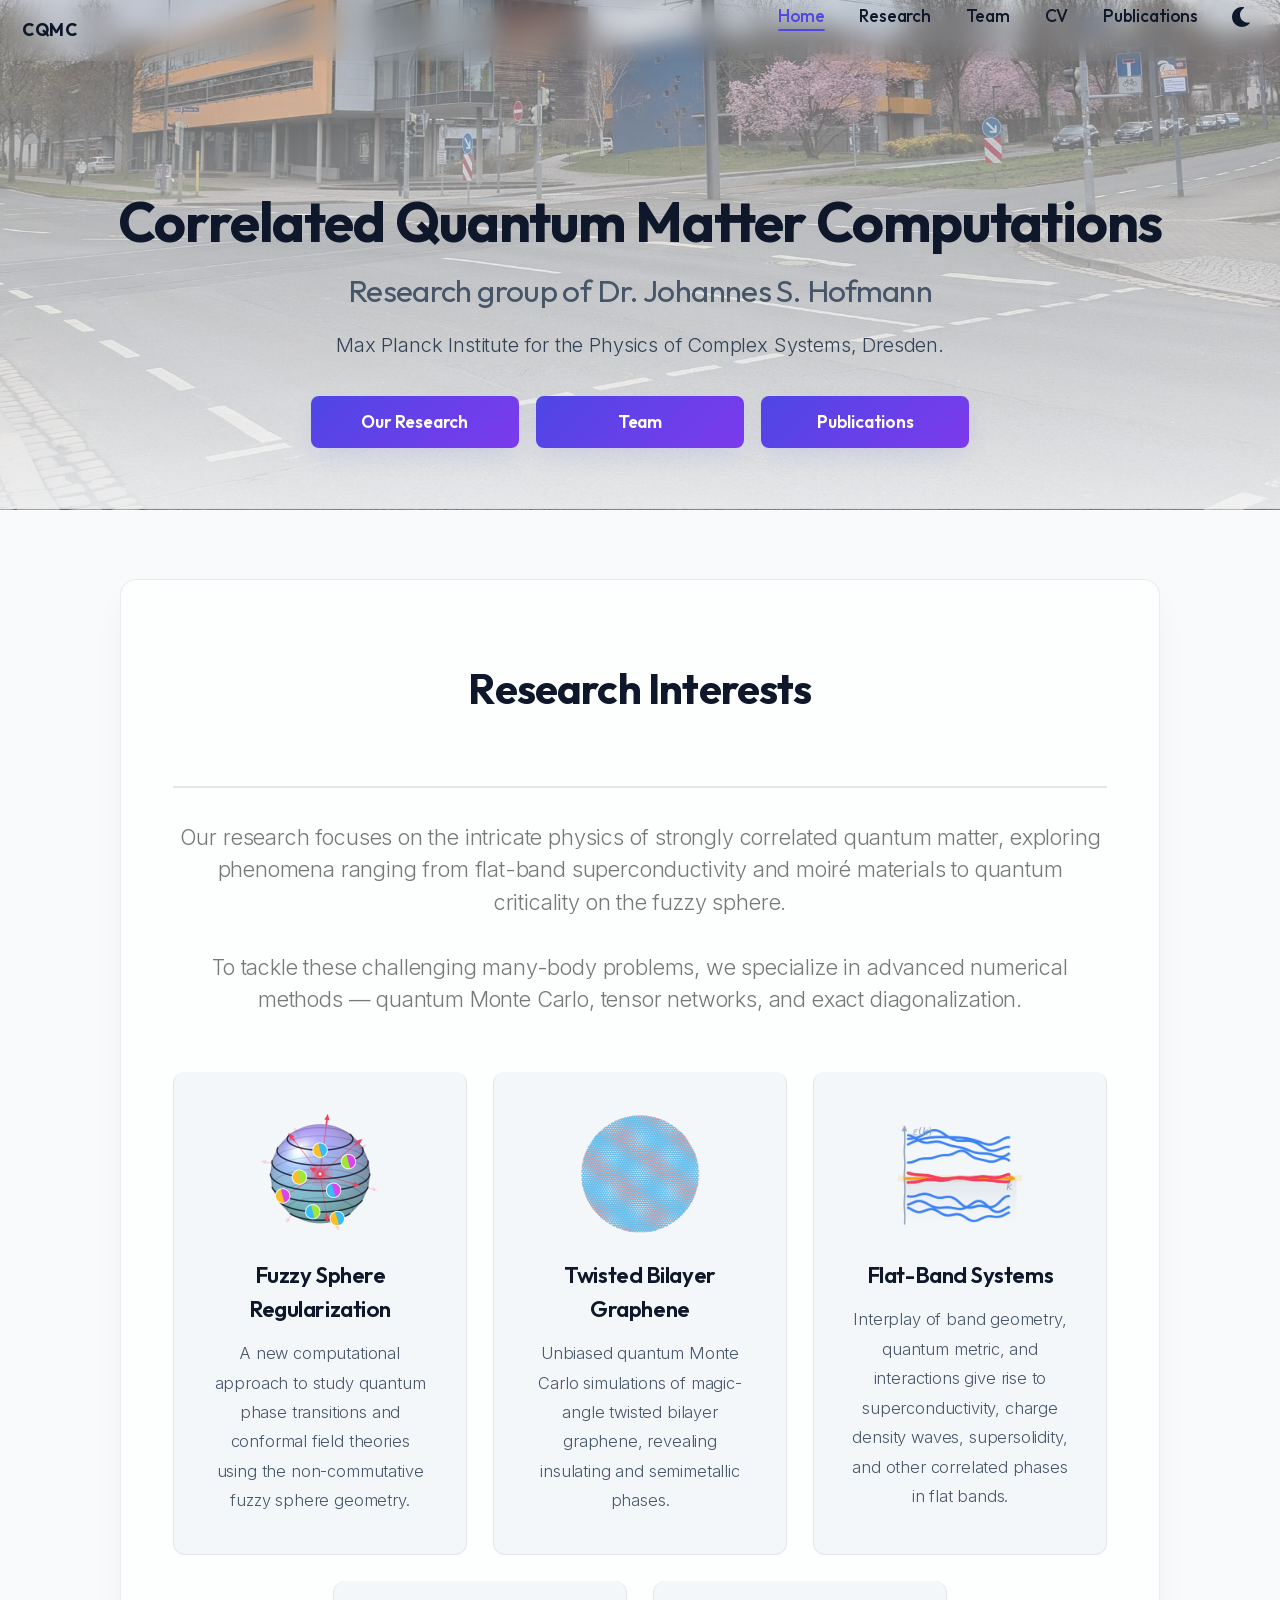
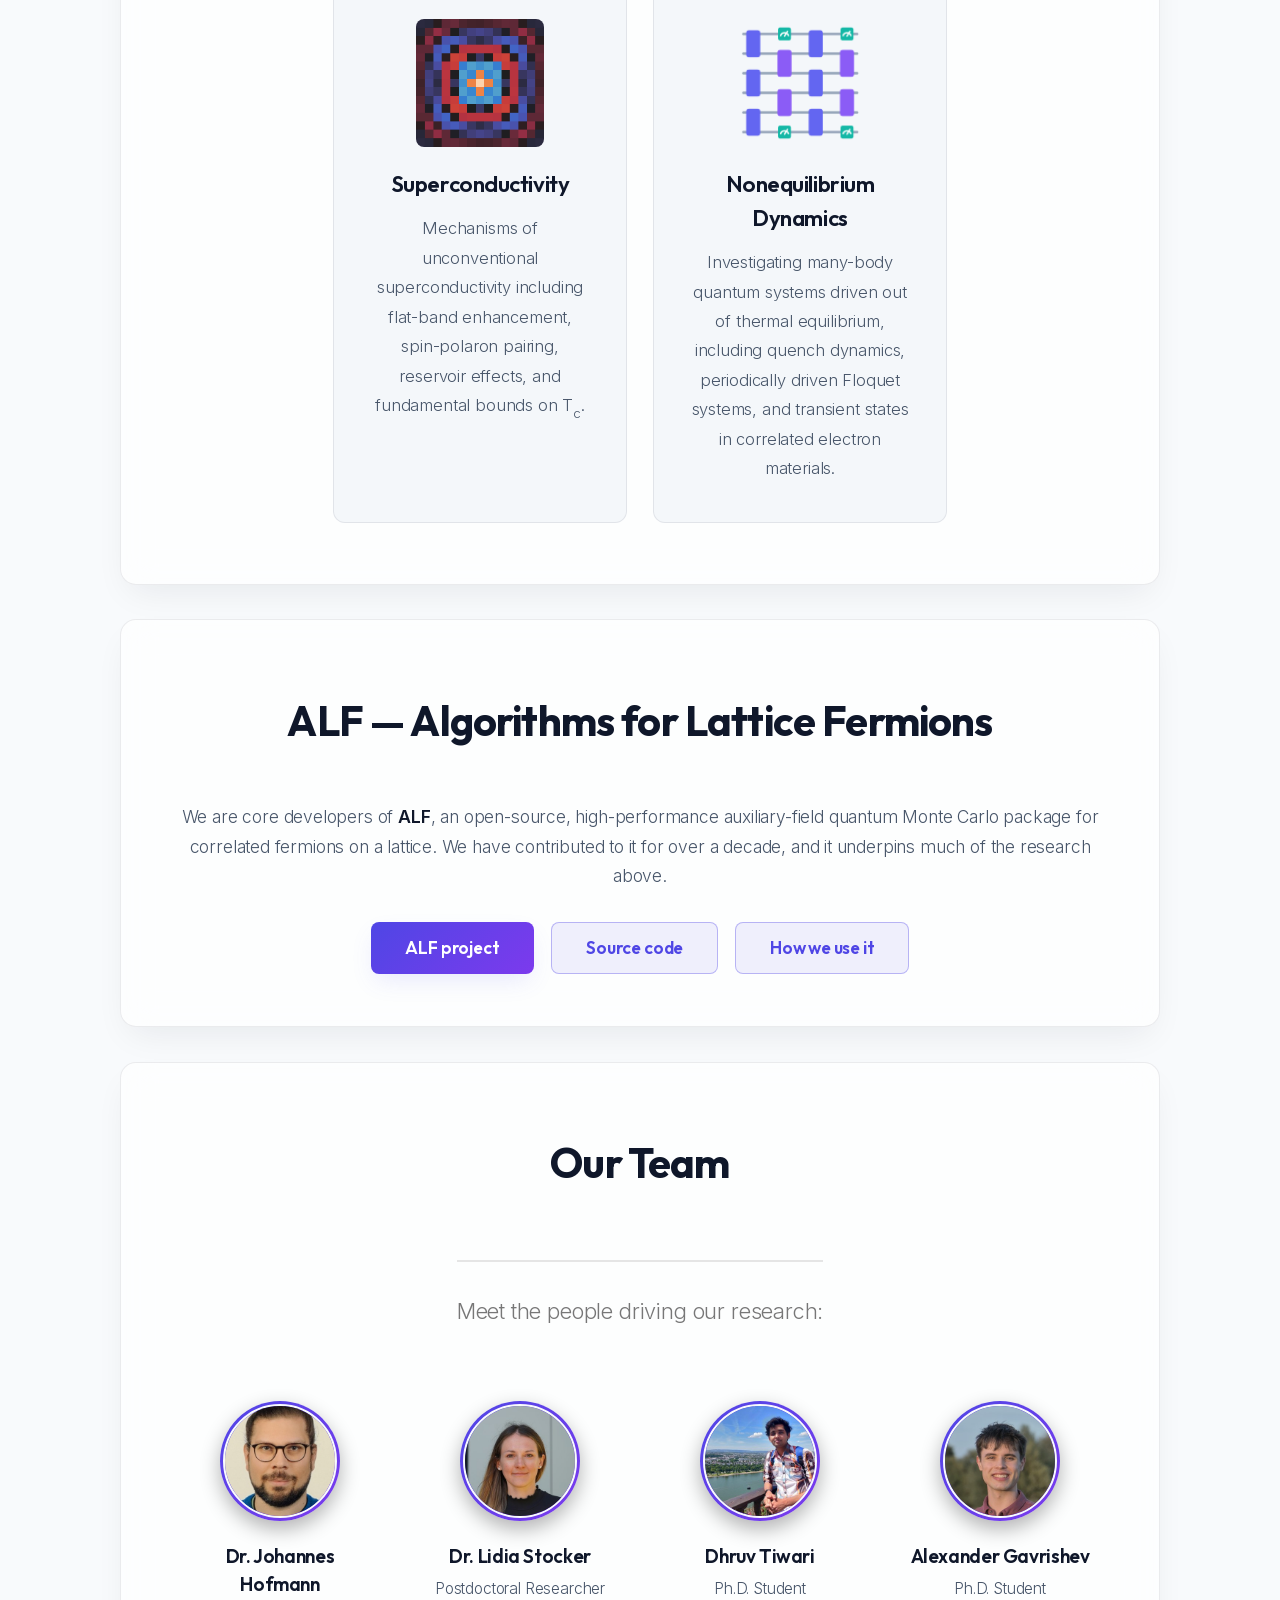
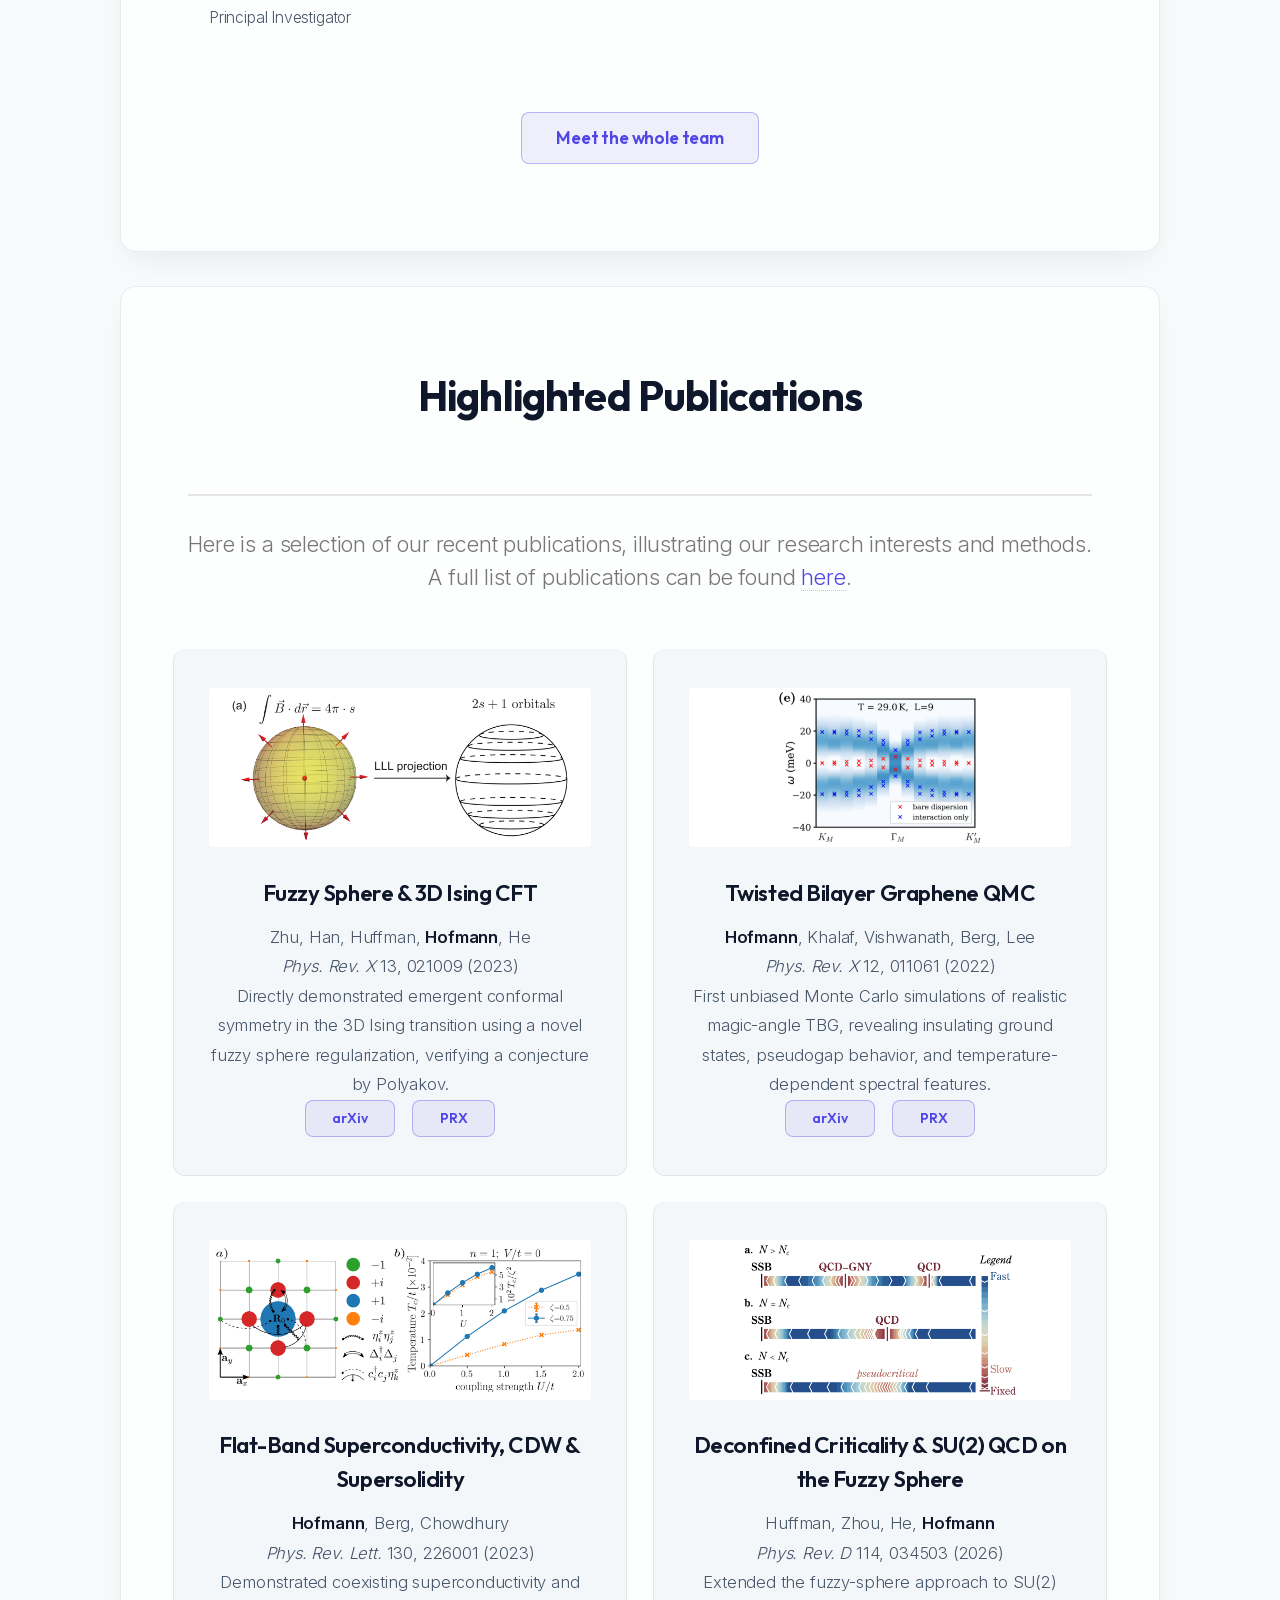
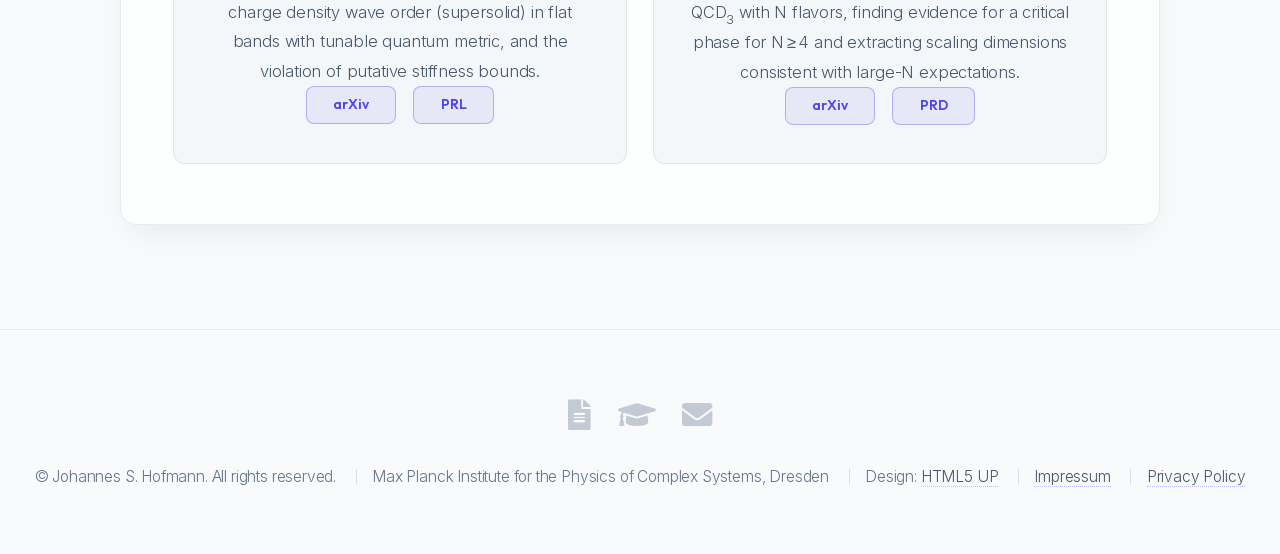
<file: index.html>
<!DOCTYPE HTML>
<!--
	Alpha by HTML5 UP — adapted for CQMC Group website
-->
<html lang="en">

<head>
    <title>CQMC Group — Correlated Quantum Matter Computations</title>
    <meta charset="utf-8" />
    <meta name="viewport" content="width=device-width, initial-scale=1" />
    <meta name="description"
        content="Research group of Dr. Johannes S. Hofmann at the Max Planck Institute for the Physics of Complex Systems, Dresden. We study strongly correlated quantum matter using advanced numerical methods." />
    <link rel="icon" href="images/favicon-32.png" sizes="32x32" />
    <link rel="icon" href="images/favicon-16.png" sizes="16x16" />
    <link rel="apple-touch-icon" href="images/apple-touch-icon.png" />

    <!-- Canonical and social-preview URLs use the public GitHub Pages address. -->
    <link rel="canonical" href="https://johanneshofmann87.github.io/" />
    <meta property="og:type" content="website" />
    <meta property="og:site_name" content="CQMC Group" />
    <meta property="og:locale" content="en_GB" />
    <meta property="og:title" content="CQMC Group — Correlated Quantum Matter Computations" />
    <meta property="og:description" content="Research group of Dr. Johannes S. Hofmann at the Max Planck Institute for the Physics of Complex Systems, Dresden. We study strongly correlated quantum matter using advanced numerical methods." />
    <meta property="og:url" content="https://johanneshofmann87.github.io/" />
    <meta property="og:image" content="https://johanneshofmann87.github.io/images/og-preview.jpg" />
    <meta property="og:image:width" content="1200" />
    <meta property="og:image:height" content="630" />
    <meta property="og:image:alt" content="CQMC — Correlated Quantum Matter Computations, research group of Dr. Johannes S. Hofmann" />
    <meta name="twitter:card" content="summary_large_image" />
    <meta name="twitter:title" content="CQMC Group — Correlated Quantum Matter Computations" />
    <meta name="twitter:description" content="Research group of Dr. Johannes S. Hofmann at the Max Planck Institute for the Physics of Complex Systems, Dresden. We study strongly correlated quantum matter using advanced numerical methods." />
    <meta name="twitter:image" content="https://johanneshofmann87.github.io/images/og-preview.jpg" />

    <link rel="stylesheet" href="assets/css/main.css" />
    <link rel="stylesheet" href="assets/css/custom.css" />
    <script src="assets/js/theme-toggle.js"></script>
    <script src="assets/js/nav-active.js"></script>
</head>

<body class="landing is-preload">
    <div id="page-wrapper">

        <!-- Header -->
        <header id="header" class="alt">
            <h1><a href="index.html">CQMC</a></h1>
            <nav id="nav">
                <ul>
                    <li><a href="index.html">Home</a></li>
                    <li><a href="research.html">Research</a></li>
                    <li><a href="team.html">Team</a></li>
                    <li><a href="cv.html">CV</a></li>
                    <li><a href="publications.html">Publications</a></li>
                    <li>
                        <button class="theme-toggle-btn" aria-label="Toggle Theme">
                            <span class="theme-toggle-icon icon solid fa-moon"></span>
                        </button>
                    </li>
                </ul>
            </nav>
        </header>

        <!-- Banner -->
        <section id="banner">
            <h2>Correlated Quantum Matter Computations</h2>
            <h3>Research group of Dr. Johannes S. Hofmann</h3>
            <p>Max Planck Institute for the Physics of Complex Systems, Dresden.</p>
            <ul class="actions special">
                <li><a href="research.html" class="button primary">Our Research</a></li>
                <li><a href="team.html" class="button primary">Team</a></li>
                <li><a href="publications.html" class="button primary">Publications</a></li>
            </ul>
        </section>

        <!-- Main -->
        <section id="main" class="container">

            <!-- Research areas -->
            <section class="box special features">
                <header class="major">
                    <h2>Research Interests</h2>
                    <p>Our research focuses on the intricate physics of strongly correlated quantum matter,
                        exploring phenomena ranging from flat-band superconductivity and moiré materials
                        to quantum criticality on the fuzzy sphere.<br /><br />
                        To tackle these challenging many-body problems, we specialize in advanced numerical
                        methods &mdash; quantum Monte Carlo, tensor networks, and exact diagonalization.</p>
                </header>
                <div class="features-row">
                    <a href="research.html#fuzzy-sphere" class="research-card-link">
                        <section>
                            <img loading="lazy" src="images/fuzzy-sphere-logo.png" alt="Fuzzy Sphere"
                                style="width:128px; height:128px; object-fit:contain; margin-bottom:0.5em;" />
                            <h3>Fuzzy Sphere Regularization</h3>
                            <p>A new computational approach to study quantum phase transitions and conformal field theories
                                using the non-commutative fuzzy sphere geometry.</p>
                        </section>
                    </a>
                    <a href="research.html#twisted-bilayer-graphene" class="research-card-link">
                        <section>
                            <img loading="lazy" src="images/tbg_thumbnail.png" alt="Twisted Bilayer Graphene"
                                style="width:128px; height:128px; object-fit:contain; margin-bottom:0.5em;" />
                            <h3>Twisted Bilayer Graphene</h3>
                            <p>Unbiased quantum Monte Carlo simulations of magic-angle twisted bilayer graphene, revealing
                                insulating and semimetallic phases.</p>
                        </section>
                    </a>
                    <a href="research.html#flat-band-systems" class="research-card-link">
                        <section>
                            <img loading="lazy" src="images/flatband_thumbnail.png"
                                alt="Band structure: two nearly flat bands crossing at the chemical potential, isolated by gaps from generic dispersive bands"
                                style="width:128px; height:128px; object-fit:contain; margin-bottom:0.5em;" />
                            <h3>Flat-Band Systems</h3>
                            <p>Interplay of band geometry, quantum metric, and interactions give rise to superconductivity,
                                charge density waves, supersolidity, and other correlated phases in flat bands.</p>
                        </section>
                    </a>
                    <a href="research.html#superconductivity" class="research-card-link">
                        <section>
                            <img loading="lazy" src="images/cooper_pair_thumbnail.png"
                                alt="Cooper pair wave function on a lattice, showing alternating sign lobes in real space"
                                style="width:128px; height:128px; object-fit:contain; border-radius:8px; margin-bottom:0.5em;" />
                            <h3>Superconductivity</h3>
                            <p>Mechanisms of unconventional superconductivity including flat-band enhancement, spin-polaron
                                pairing, reservoir effects, and fundamental bounds on T<sub>c</sub>.</p>
                        </section>
                    </a>
                    <a href="research.html#nonequilibrium-dynamics" class="research-card-link">
                        <section>
                            <img loading="lazy" src="images/circuit_thumbnail.png"
                                alt="Brickwork quantum circuit: two-site gates on alternating links with measurements on the boundary sites"
                                style="width:128px; height:128px; object-fit:contain; margin-bottom:0.5em;" />
                            <h3>Nonequilibrium Dynamics</h3>
                            <p>Investigating many-body quantum systems driven out of thermal equilibrium, including quench dynamics, periodically driven Floquet systems, and transient states in correlated electron materials.</p>
                        </section>
                    </a>
                </div>
            </section>

            <!-- Software -->
            <section class="box special alf-band">
                <header class="major">
                    <h2>ALF &mdash; Algorithms for Lattice Fermions</h2>
                </header>
                <p>
                    We are core developers of <strong>ALF</strong>, an open-source, high-performance
                    auxiliary-field quantum Monte Carlo package for correlated fermions on a lattice.
                    We have contributed to it for over a decade, and it underpins much of the research
                    above.
                </p>
                <ul class="actions special">
                    <li><a href="https://alf.physik.uni-wuerzburg.de" class="button primary"
                            target="_blank">ALF project</a></li>
                    <li><a href="https://github.com/ALF-QMC/ALF" class="button alt"
                            target="_blank">Source code</a></li>
                    <li><a href="research.html#software" class="button alt">How we use it</a></li>
                </ul>
            </section>

            <!-- Team Overview -->
            <section class="box special">
                <header class="major">
                    <h2>Our Team</h2>
                    <p>Meet the people driving our research:</p>
                </header>
                <div class="home-team-grid">
                    <a href="team.html" class="team-card-link">
                        <div class="team-card-inner">
                            <div class="avatar-wrapper">
                                <img loading="lazy" src="images/Johannes-Hofmann.jpeg" alt="Dr. Johannes Hofmann" />
                            </div>
                            <h4 style="margin-bottom: 0.2em;">Dr. Johannes Hofmann</h4>
                            <p style="margin: 0; font-size: 0.9em;">Principal Investigator</p>
                        </div>
                    </a>
                    <a href="team.html" class="team-card-link">
                        <div class="team-card-inner">
                            <div class="avatar-wrapper">
                                <img loading="lazy" src="images/lidia_cropped.jpg" alt="Dr. Lidia Stocker" />
                            </div>
                            <h4 style="margin-bottom: 0.2em;">Dr. Lidia Stocker</h4>
                            <p style="margin: 0; font-size: 0.9em;">Postdoctoral Researcher</p>
                        </div>
                    </a>
                    <a href="team.html" class="team-card-link">
                        <div class="team-card-inner">
                            <div class="avatar-wrapper">
                                <img loading="lazy" src="images/dhruv_cropped.jpg" alt="Dhruv Tiwari" />
                            </div>
                            <h4 style="margin-bottom: 0.2em;">Dhruv Tiwari</h4>
                            <p style="margin: 0; font-size: 0.9em;">Ph.D. Student</p>
                        </div>
                    </a>
                    <a href="team.html" class="team-card-link">
                        <div class="team-card-inner">
                            <div class="avatar-wrapper">
                                <img loading="lazy" src="images/alexander_cropped.jpg" alt="Alexander Gavrishev" />
                            </div>
                            <h4 style="margin-bottom: 0.2em;">Alexander Gavrishev</h4>
                            <p style="margin: 0; font-size: 0.9em;">Ph.D. Student</p>
                        </div>
                    </a>
                </div>
                <footer class="major" style="margin-top: 2em;">
                    <ul class="actions special">
                        <li><a href="team.html" class="button alt">Meet the whole team</a></li>
                    </ul>
                </footer>
            </section>

            <!-- Highlighted Publications -->
            <section class="box special features">
                <header class="major">
                    <h2>Highlighted Publications</h2>
                    <p>Here is a selection of our recent publications, illustrating our research interests and
                        methods.<br />
                        A full list of publications can be found <a href="publications.html">here</a>.
                    </p>
                </header>
                <div class="features-row pub-row">
                    <section>
                        <img loading="lazy" src="images/pub_fuzzy_sphere.png" alt="Fuzzy Sphere"
                            class="pub-thumb" />
                        <h3>Fuzzy Sphere &amp; 3D Ising CFT</h3>
                        <p>Zhu, Han, Huffman, <strong>Hofmann</strong>, He<br />
                            <em>Phys. Rev. X</em> 13, 021009 (2023)
                        </p>
                        <p>Directly demonstrated emergent conformal symmetry in the 3D Ising transition using a novel
                            fuzzy sphere regularization, verifying a conjecture by Polyakov.</p>
                        <ul class="actions special">
                            <li><a href="https://arxiv.org/abs/2210.13482" class="button alt small"
                                    target="_blank">arXiv</a></li>
                            <li><a href="https://doi.org/10.1103/PhysRevX.13.021009" class="button alt small"
                                    target="_blank">PRX</a></li>
                        </ul>
                    </section>
                    <section>
                        <img loading="lazy" src="images/pub_tbg.png" alt="Twisted Bilayer Graphene"
                            class="pub-thumb" />
                        <h3>Twisted Bilayer Graphene QMC</h3>
                        <p><strong>Hofmann</strong>, Khalaf, Vishwanath, Berg, Lee<br />
                            <em>Phys. Rev. X</em> 12, 011061 (2022)
                        </p>
                        <p>First unbiased Monte Carlo simulations of realistic magic-angle TBG, revealing insulating
                            ground states, pseudogap behavior, and temperature-dependent spectral features.</p>
                        <ul class="actions special">
                            <li><a href="https://arxiv.org/abs/2105.12112" class="button alt small"
                                    target="_blank">arXiv</a></li>
                            <li><a href="https://doi.org/10.1103/PhysRevX.12.011061" class="button alt small"
                                    target="_blank">PRX</a></li>
                        </ul>
                    </section>
                </div>
                <div class="features-row pub-row">
                    <section>
                        <img loading="lazy" src="images/pub_flatband_sc.png" alt="Flat-Band Superconductivity"
                            class="pub-thumb" />
                        <h3>Flat-Band Superconductivity, CDW &amp; Supersolidity</h3>
                        <p><strong>Hofmann</strong>, Berg, Chowdhury<br />
                            <em>Phys. Rev. Lett.</em> 130, 226001 (2023)
                        </p>
                        <p>Demonstrated coexisting superconductivity and charge density wave order (supersolid) in flat
                            bands with tunable quantum metric, and the violation of putative stiffness bounds.</p>
                        <ul class="actions special">
                            <li><a href="https://arxiv.org/abs/2204.02994" class="button alt small"
                                    target="_blank">arXiv</a></li>
                            <li><a href="https://doi.org/10.1103/PhysRevLett.130.226001" class="button alt small"
                                    target="_blank">PRL</a></li>
                        </ul>
                    </section>
                    <section>
                        <img loading="lazy" src="images/pub_qcd_fuzzy_sphere.png" alt="Phase Diagram"
                            class="pub-thumb" />
                        <h3>Deconfined Criticality &amp; SU(2) QCD on the Fuzzy Sphere</h3>
                        <p>Huffman, Zhou, He, <strong>Hofmann</strong><br />
                            <em>Phys. Rev. D</em> 114, 034503 (2026)
                        </p>
                        <p>Extended the fuzzy-sphere approach to SU(2) QCD<sub>3</sub> with N flavors, finding evidence
                            for
                            a critical phase for N&thinsp;&geq;&thinsp;4 and extracting scaling dimensions consistent
                            with large-N expectations.</p>
                        <ul class="actions special">
                            <li><a href="https://arxiv.org/abs/2602.11255" class="button alt small"
                                    target="_blank">arXiv</a></li>
                            <li><a href="https://doi.org/10.1103/f6qg-q875" class="button alt small"
                                    target="_blank">PRD</a></li>
                        </ul>
                    </section>
                </div>
            </section>

        </section>

        <!-- Footer -->
        <footer id="footer">
            <ul class="icons">
                <li><a href="https://arxiv.org/a/hofmann_j_2" class="icon solid fa-file-alt" target="_blank"><span
                            class="label">arXiv</span></a></li>
                <li><a href="https://scholar.google.com/citations?user=z5p5AsgAAAAJ"
                        class="icon solid fa-graduation-cap" target="_blank"><span class="label">Google
                            Scholar</span></a></li>
                <li><a href="mailto:jhofmann@pks.mpg.de" class="icon solid fa-envelope"><span
                            class="label">Email</span></a></li>
            </ul>
            <ul class="copyright">
                <li>&copy; Johannes S. Hofmann. All rights reserved.</li>
                <li>Max Planck Institute for the Physics of Complex Systems, Dresden</li>
                <li>Design: <a href="https://html5up.net">HTML5 UP</a></li>
                <li><a href="impressum.html">Impressum</a></li>
                <li><a href="privacy.html">Privacy Policy</a></li>
            </ul>
        </footer>

    </div>

    <!-- Scripts -->
    <script src="assets/js/jquery.min.js"></script>
    <script src="assets/js/jquery.dropotron.min.js"></script>
    <script src="assets/js/jquery.scrollex.min.js"></script>
    <script src="assets/js/browser.min.js"></script>
    <script src="assets/js/breakpoints.min.js"></script>
    <script src="assets/js/util.js"></script>
    <script src="assets/js/main.js"></script>

</body>

</html>
</file>
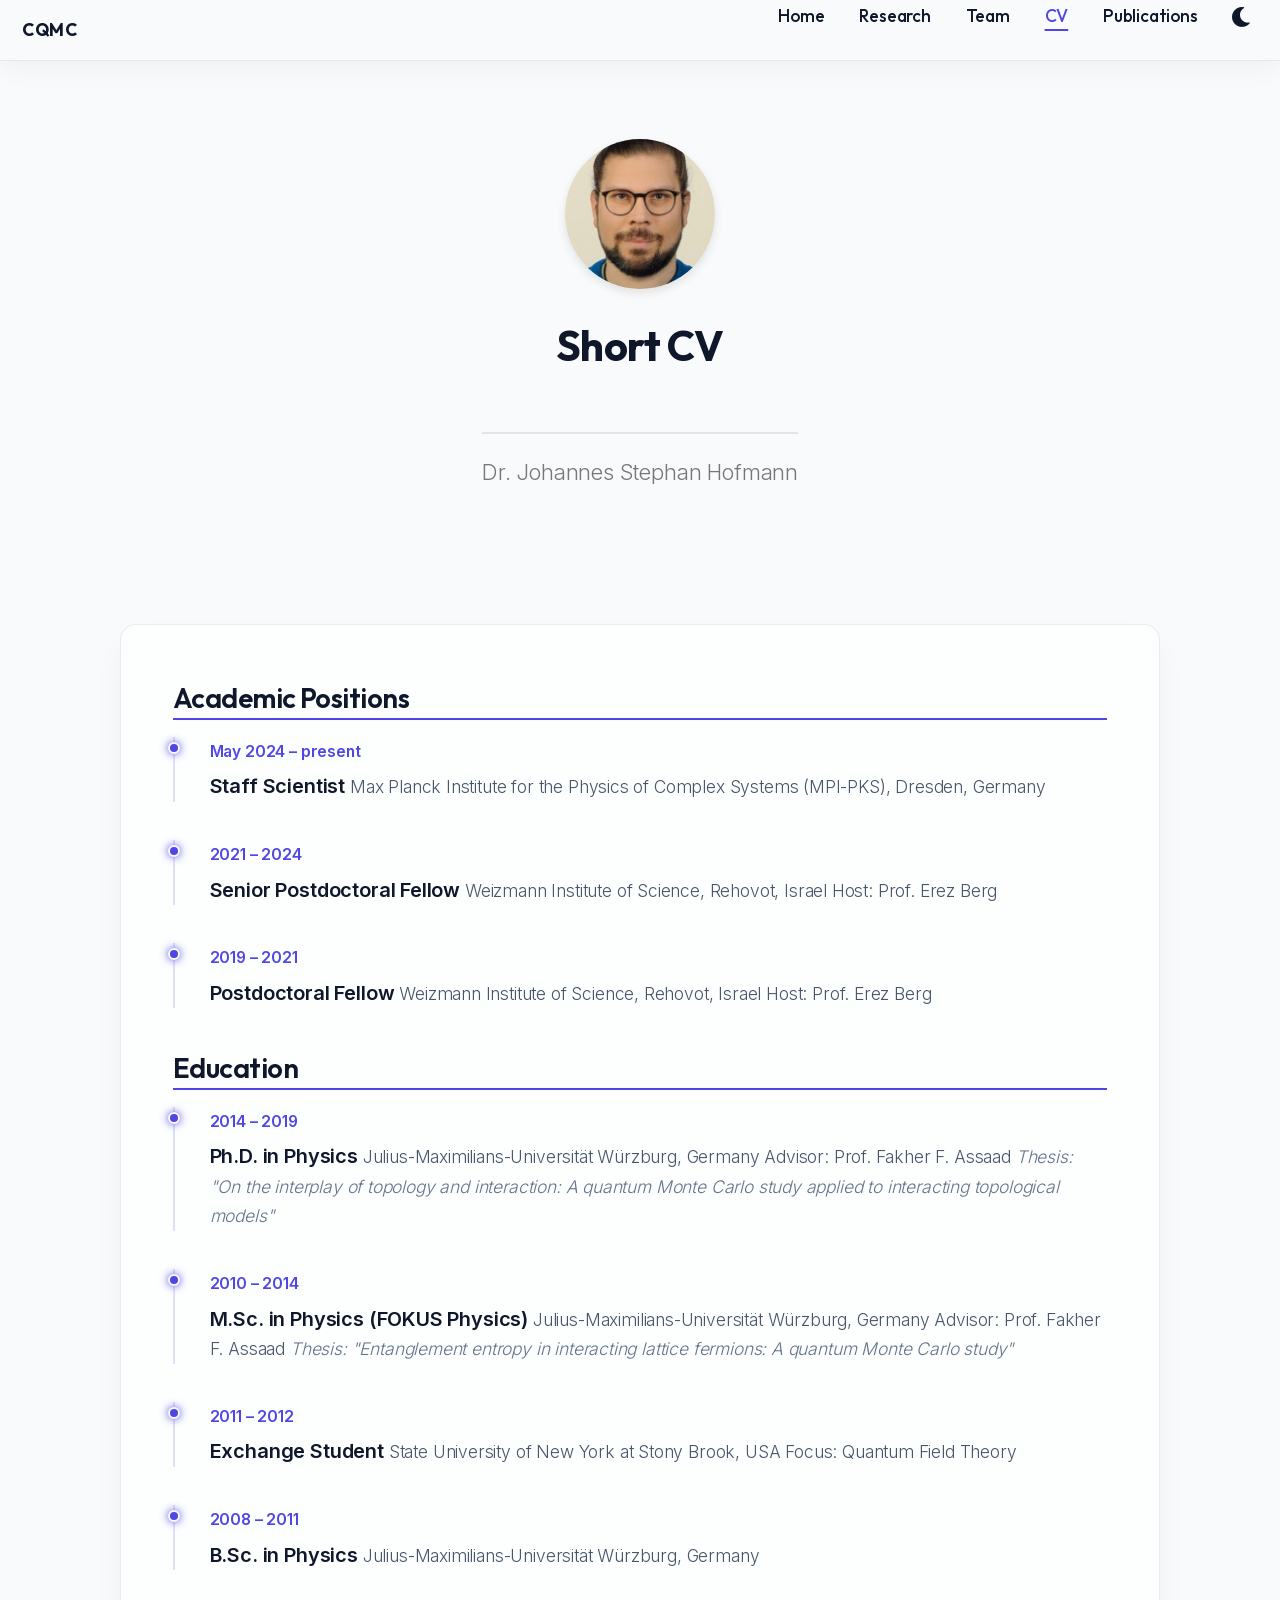
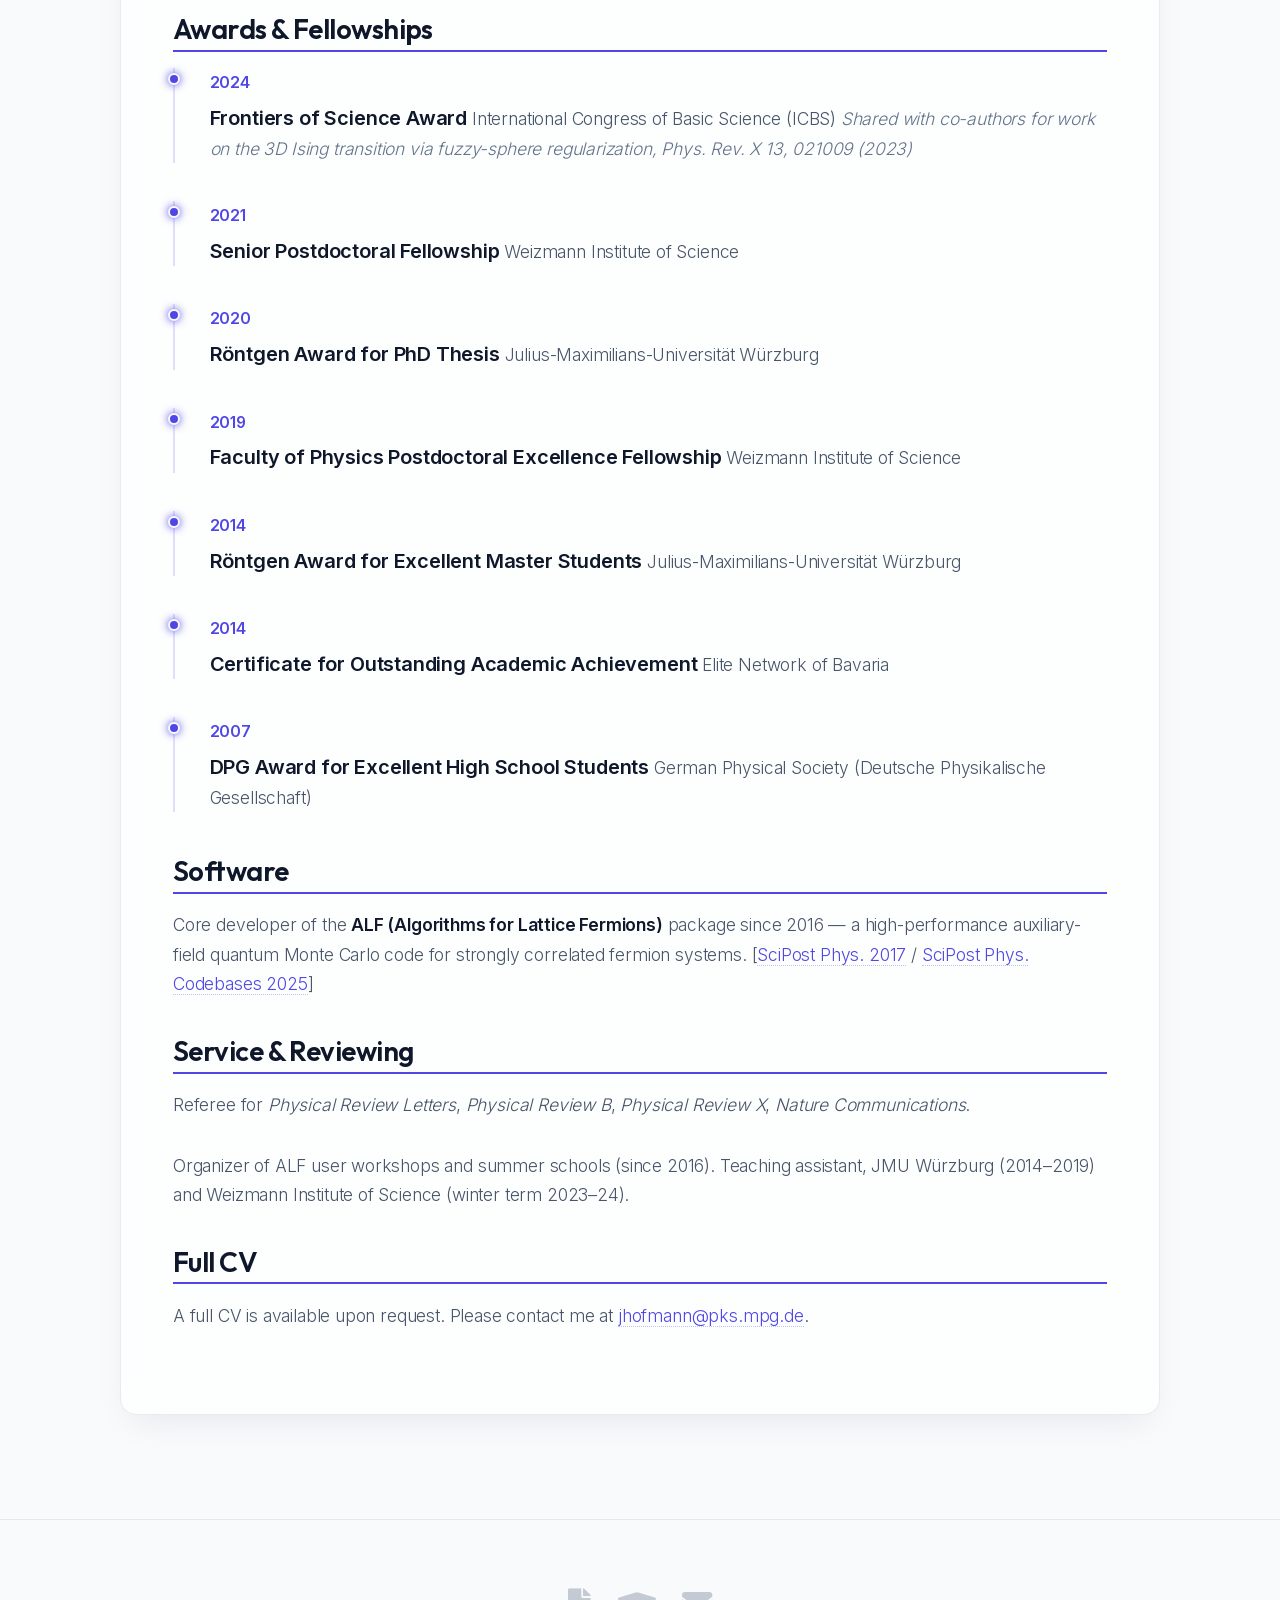
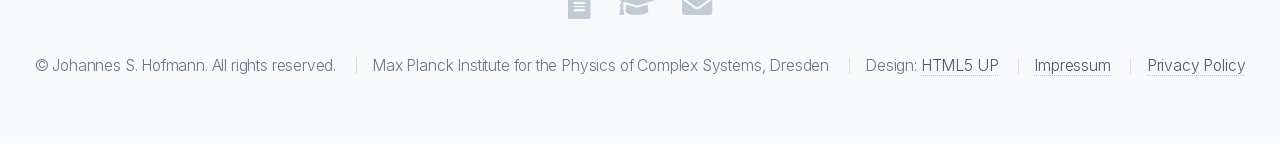
<file: cv.html>
<!DOCTYPE HTML>
<!--
	Alpha by HTML5 UP — adapted for CQMC Group website
-->
<html lang="en">

<head>
    <title>CV — CQMC Group</title>
    <meta charset="utf-8" />
    <meta name="viewport" content="width=device-width, initial-scale=1" />
    <meta name="description" content="Short CV of Dr. Johannes S. Hofmann, Staff Scientist at MPI-PKS Dresden." />
    <link rel="icon" href="images/favicon-32.png" sizes="32x32" />
    <link rel="icon" href="images/favicon-16.png" sizes="16x16" />
    <link rel="apple-touch-icon" href="images/apple-touch-icon.png" />

    <!-- Canonical and social-preview URLs use the public GitHub Pages address. -->
    <link rel="canonical" href="https://johanneshofmann87.github.io/cv.html" />
    <meta property="og:type" content="website" />
    <meta property="og:site_name" content="CQMC Group" />
    <meta property="og:locale" content="en_GB" />
    <meta property="og:title" content="CV — CQMC Group" />
    <meta property="og:description" content="Short CV of Dr. Johannes S. Hofmann, Staff Scientist at MPI-PKS Dresden." />
    <meta property="og:url" content="https://johanneshofmann87.github.io/cv.html" />
    <meta property="og:image" content="https://johanneshofmann87.github.io/images/og-preview.jpg" />
    <meta property="og:image:width" content="1200" />
    <meta property="og:image:height" content="630" />
    <meta property="og:image:alt" content="CQMC — Correlated Quantum Matter Computations, research group of Dr. Johannes S. Hofmann" />
    <meta name="twitter:card" content="summary_large_image" />
    <meta name="twitter:title" content="CV — CQMC Group" />
    <meta name="twitter:description" content="Short CV of Dr. Johannes S. Hofmann, Staff Scientist at MPI-PKS Dresden." />
    <meta name="twitter:image" content="https://johanneshofmann87.github.io/images/og-preview.jpg" />

    <link rel="stylesheet" href="assets/css/main.css" />
    <link rel="stylesheet" href="assets/css/custom.css" />
    <script src="assets/js/theme-toggle.js"></script>
    <script src="assets/js/nav-active.js"></script>
</head>

<body class="is-preload">
    <div id="page-wrapper">

        <!-- Header -->
        <header id="header">
            <h1><a href="index.html">CQMC</a></h1>
            <nav id="nav">
                <ul>
                    <li><a href="index.html">Home</a></li>
                    <li><a href="research.html">Research</a></li>
                    <li><a href="team.html">Team</a></li>
                    <li><a href="cv.html">CV</a></li>
                    <li><a href="publications.html">Publications</a></li>
                    <li>
                        <button class="theme-toggle-btn" aria-label="Toggle Theme">
                            <span class="theme-toggle-icon icon solid fa-moon"></span>
                        </button>
                    </li>
                </ul>
            </nav>
        </header>

        <!-- Main -->
        <section id="main" class="container">

            <header class="major">
                <span class="image" style="width: 150px; height: 150px; border-radius: 50%; overflow: hidden; margin: 0 auto 1.5em auto; display: block; box-shadow: 0px 4px 10px rgba(0,0,0,0.1);">
                    <img src="images/Johannes-Hofmann.jpeg" alt="Dr. Johannes S. Hofmann" style="object-fit: cover; width: 100%; height: 100%;" />
                </span>
                <h2>Short CV</h2>
                <p>Dr. Johannes Stephan Hofmann</p>
            </header>

            <section class="box">

                <!-- Positions -->
                <div class="cv-section">
                    <h3>Academic Positions</h3>

                    <div class="cv-entry">
                        <span class="cv-year">May 2024 – present</span>
                        <div class="cv-entry-body">
                            <strong>Staff Scientist</strong>
                            <span>Max Planck Institute for the Physics of Complex Systems (MPI-PKS), Dresden,
                                Germany</span>
                        </div>
                    </div>

                    <div class="cv-entry">
                        <span class="cv-year">2021 – 2024</span>
                        <div class="cv-entry-body">
                            <strong>Senior Postdoctoral Fellow</strong>
                            <span>Weizmann Institute of Science, Rehovot, Israel</span>
                            <span>Host: Prof. Erez Berg</span>
                        </div>
                    </div>

                    <div class="cv-entry">
                        <span class="cv-year">2019 – 2021</span>
                        <div class="cv-entry-body">
                            <strong>Postdoctoral Fellow</strong>
                            <span>Weizmann Institute of Science, Rehovot, Israel</span>
                            <span>Host: Prof. Erez Berg</span>
                        </div>
                    </div>
                </div>

                <!-- Education -->
                <div class="cv-section">
                    <h3>Education</h3>

                    <div class="cv-entry">
                        <span class="cv-year">2014 – 2019</span>
                        <div class="cv-entry-body">
                            <strong>Ph.D. in Physics</strong>
                            <span>Julius-Maximilians-Universität Würzburg, Germany</span>
                            <span>Advisor: Prof. Fakher F. Assaad</span>
                            <em>Thesis: "On the interplay of topology and interaction: A quantum Monte Carlo study
                                applied to interacting topological models"</em>
                        </div>
                    </div>

                    <div class="cv-entry">
                        <span class="cv-year">2010 – 2014</span>
                        <div class="cv-entry-body">
                            <strong>M.Sc. in Physics (FOKUS Physics)</strong>
                            <span>Julius-Maximilians-Universität Würzburg, Germany</span>
                            <span>Advisor: Prof. Fakher F. Assaad</span>
                            <em>Thesis: "Entanglement entropy in interacting lattice fermions: A quantum Monte Carlo
                                study"</em>
                        </div>
                    </div>

                    <div class="cv-entry">
                        <span class="cv-year">2011 – 2012</span>
                        <div class="cv-entry-body">
                            <strong>Exchange Student</strong>
                            <span>State University of New York at Stony Brook, USA</span>
                            <span>Focus: Quantum Field Theory</span>
                        </div>
                    </div>

                    <div class="cv-entry">
                        <span class="cv-year">2008 – 2011</span>
                        <div class="cv-entry-body">
                            <strong>B.Sc. in Physics</strong>
                            <span>Julius-Maximilians-Universität Würzburg, Germany</span>
                        </div>
                    </div>
                </div>

                <!-- Awards & Fellowships -->
                <div class="cv-section">
                    <h3>Awards &amp; Fellowships</h3>

                    <div class="cv-entry">
                        <span class="cv-year">2024</span>
                        <div class="cv-entry-body">
                            <strong>Frontiers of Science Award</strong>
                            <span>International Congress of Basic Science (ICBS)</span>
                            <em>Shared with co-authors for work on the 3D Ising transition via fuzzy-sphere
                                regularization, Phys. Rev. X 13, 021009 (2023)</em>
                        </div>
                    </div>

                    <!-- <div class="cv-entry">
                        <span class="cv-year">2022</span>
                        <div class="cv-entry-body">
                            <strong>XSEDE Research Grant (extension)</strong>
                            <span>SDSC Expanse</span>
                        </div>
                    </div> -->

                    <div class="cv-entry">
                        <span class="cv-year">2021</span>
                        <div class="cv-entry-body">
                            <strong>Senior Postdoctoral Fellowship</strong>
                            <span>Weizmann Institute of Science</span>
                        </div>
                    </div>

                    <!-- <div class="cv-entry">
                        <span class="cv-year">2021</span>
                        <div class="cv-entry-body">
                            <strong>XSEDE Research Grant</strong>
                            <span>SDSC Expanse</span>
                        </div>
                    </div> -->

                    <div class="cv-entry">
                        <span class="cv-year">2020</span>
                        <div class="cv-entry-body">
                            <strong>Röntgen Award for PhD Thesis</strong>
                            <span>Julius-Maximilians-Universität Würzburg</span>
                        </div>
                    </div>

                    <div class="cv-entry">
                        <span class="cv-year">2019</span>
                        <div class="cv-entry-body">
                            <strong>Faculty of Physics Postdoctoral Excellence Fellowship</strong>
                            <span>Weizmann Institute of Science</span>
                        </div>
                    </div>

                    <div class="cv-entry">
                        <span class="cv-year">2014</span>
                        <div class="cv-entry-body">
                            <strong>Röntgen Award for Excellent Master Students</strong>
                            <span>Julius-Maximilians-Universität Würzburg</span>
                        </div>
                    </div>

                    <div class="cv-entry">
                        <span class="cv-year">2014</span>
                        <div class="cv-entry-body">
                            <strong>Certificate for Outstanding Academic Achievement</strong>
                            <span>Elite Network of Bavaria</span>
                        </div>
                    </div>

                    <div class="cv-entry">
                        <span class="cv-year">2007</span>
                        <div class="cv-entry-body">
                            <strong>DPG Award for Excellent High School Students</strong>
                            <span>German Physical Society (Deutsche Physikalische Gesellschaft)</span>
                        </div>
                    </div>
                </div>

                <!-- Software -->
                <div class="cv-section">
                    <h3>Software</h3>
                    <p>Core developer of the <strong>ALF (Algorithms for Lattice Fermions)</strong> package since 2016 —
                        a high-performance auxiliary-field quantum Monte Carlo code for strongly correlated fermion
                        systems.
                        [<a href="https://arxiv.org/abs/1704.00131" target="_blank">SciPost Phys. 2017</a> / <a
                            href="https://arxiv.org/abs/2012.11914" target="_blank">SciPost Phys. Codebases 2025</a>]
                    </p>
                </div>

                <!-- Service -->
                <div class="cv-section">
                    <h3>Service &amp; Reviewing</h3>
                    <p>Referee for <em>Physical Review Letters</em>, <em>Physical Review B</em>, <em>Physical Review
                            X</em>, <em>Nature
                            Communications</em>.</p>
                    <p>Organizer of ALF user workshops and summer schools (since 2016). Teaching assistant, JMU Würzburg
                        (2014–2019) and Weizmann Institute of Science (winter term 2023–24).</p>
                </div>

                <!-- Full CV -->
                <div class="cv-section">
                    <h3>Full CV</h3>
                    <p>A full CV is available upon request. Please contact me at <a
                            href="mailto:jhofmann@pks.mpg.de">jhofmann@pks.mpg.de</a>.</p>
                </div>

            </section>

        </section>

        <!-- Footer -->
        <footer id="footer">
            <ul class="icons">
                <li><a href="https://arxiv.org/a/hofmann_j_2"
                        class="icon solid fa-file-alt" target="_blank"><span class="label">arXiv</span></a></li>
                <li><a href="https://scholar.google.com/citations?user=z5p5AsgAAAAJ"
                        class="icon solid fa-graduation-cap" target="_blank"><span class="label">Google
                            Scholar</span></a></li>
                <li><a href="mailto:jhofmann@pks.mpg.de" class="icon solid fa-envelope"><span
                            class="label">Email</span></a></li>
            </ul>
            <ul class="copyright">
                <li>&copy; Johannes S. Hofmann. All rights reserved.</li>
                <li>Max Planck Institute for the Physics of Complex Systems, Dresden</li>
                <li>Design: <a href="https://html5up.net">HTML5 UP</a></li>
                <li><a href="impressum.html">Impressum</a></li>
                <li><a href="privacy.html">Privacy Policy</a></li>
            </ul>
        </footer>

    </div>

    <!-- Scripts -->
    <script src="assets/js/jquery.min.js"></script>
    <script src="assets/js/jquery.dropotron.min.js"></script>
    <script src="assets/js/jquery.scrollex.min.js"></script>
    <script src="assets/js/browser.min.js"></script>
    <script src="assets/js/breakpoints.min.js"></script>
    <script src="assets/js/util.js"></script>
    <script src="assets/js/main.js"></script>

</body>

</html>
</file>
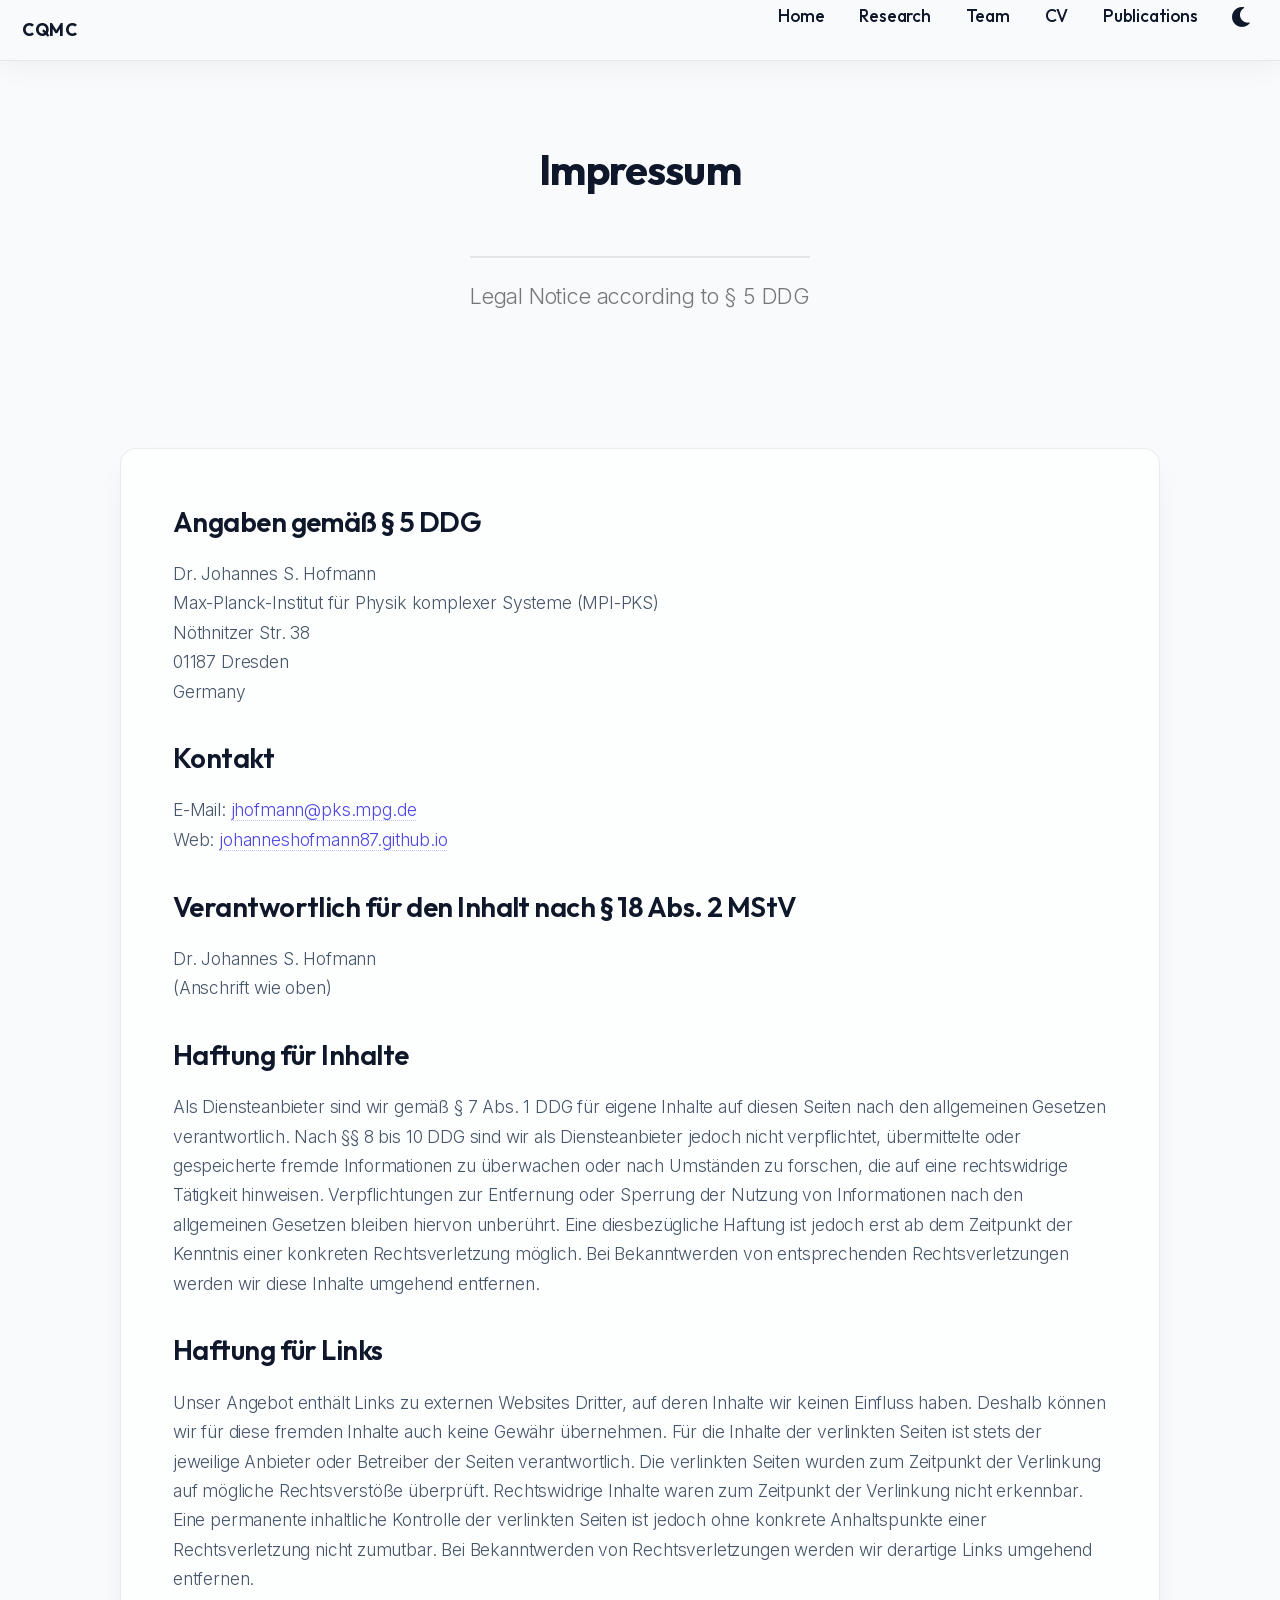
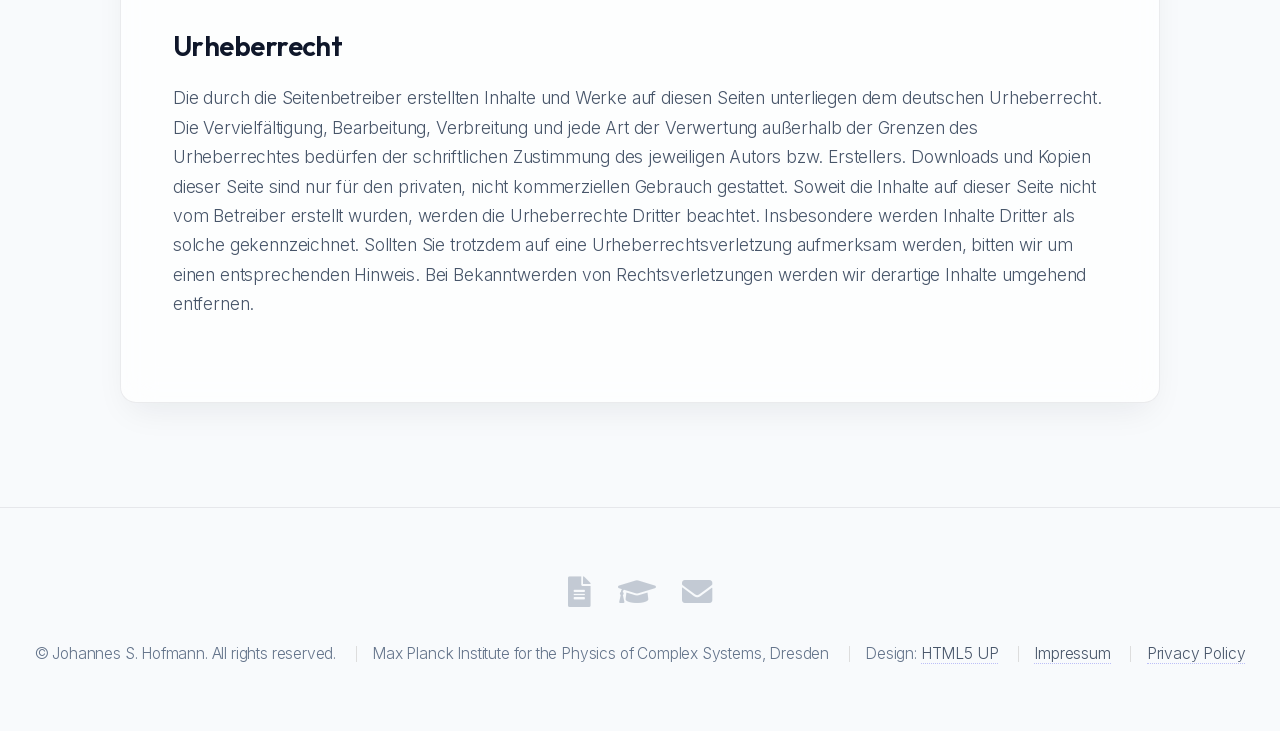
<file: impressum.html>
<!DOCTYPE HTML>
<!--
	Alpha by HTML5 UP — adapted for CQMC Group website
-->
<html lang="en">

<head>
    <title>Impressum — CQMC Group</title>
    <meta charset="utf-8" />
    <meta name="viewport" content="width=device-width, initial-scale=1" />
    <meta name="description" content="Legal notice (Impressum) for the CQMC group website of Dr. Johannes S. Hofmann, MPI-PKS Dresden." />
    <link rel="icon" href="images/favicon-32.png" sizes="32x32" />
    <link rel="icon" href="images/favicon-16.png" sizes="16x16" />
    <link rel="apple-touch-icon" href="images/apple-touch-icon.png" />

    <!-- Canonical and social-preview URLs use the public GitHub Pages address. -->
    <link rel="canonical" href="https://johanneshofmann87.github.io/impressum.html" />
    <meta property="og:type" content="website" />
    <meta property="og:site_name" content="CQMC Group" />
    <meta property="og:locale" content="en_GB" />
    <meta property="og:title" content="Impressum — CQMC Group" />
    <meta property="og:description" content="Legal notice (Impressum) for the CQMC group website of Dr. Johannes S. Hofmann, MPI-PKS Dresden." />
    <meta property="og:url" content="https://johanneshofmann87.github.io/impressum.html" />
    <meta property="og:image" content="https://johanneshofmann87.github.io/images/og-preview.jpg" />
    <meta property="og:image:width" content="1200" />
    <meta property="og:image:height" content="630" />
    <meta property="og:image:alt" content="CQMC — Correlated Quantum Matter Computations, research group of Dr. Johannes S. Hofmann" />
    <meta name="twitter:card" content="summary_large_image" />
    <meta name="twitter:title" content="Impressum — CQMC Group" />
    <meta name="twitter:description" content="Legal notice (Impressum) for the CQMC group website of Dr. Johannes S. Hofmann, MPI-PKS Dresden." />
    <meta name="twitter:image" content="https://johanneshofmann87.github.io/images/og-preview.jpg" />

    <link rel="stylesheet" href="assets/css/main.css" />
    <link rel="stylesheet" href="assets/css/custom.css" />
    <script src="assets/js/theme-toggle.js"></script>
    <script src="assets/js/nav-active.js"></script>
</head>

<body class="is-preload">
    <div id="page-wrapper">

        <!-- Header -->
        <header id="header">
            <h1><a href="index.html">CQMC</a></h1>
            <nav id="nav">
                <ul>
                    <li><a href="index.html">Home</a></li>
                    <li><a href="research.html">Research</a></li>
                    <li><a href="team.html">Team</a></li>
                    <li><a href="cv.html">CV</a></li>
                    <li><a href="publications.html">Publications</a></li>
                    <li>
                        <button class="theme-toggle-btn" aria-label="Toggle Theme">
                            <span class="theme-toggle-icon icon solid fa-moon"></span>
                        </button>
                    </li>
                </ul>
            </nav>
        </header>

        <!-- Main -->
        <section id="main" class="container">

            <header class="major">
                <h2>Impressum</h2>
                <p>Legal Notice according to § 5 DDG</p>
            </header>

            <div class="box">
                <section lang="de">
                    <h3>Angaben gemäß § 5 DDG</h3>
                    <p>
                        Dr. Johannes S. Hofmann<br />
                        Max-Planck-Institut für Physik komplexer Systeme (MPI-PKS)<br />
                        Nöthnitzer Str. 38<br />
                        01187 Dresden<br />
                        Germany
                    </p>

                    <h3>Kontakt</h3>
                    <p>
                        E-Mail: <a href="mailto:jhofmann@pks.mpg.de">jhofmann@pks.mpg.de</a><br />
                        Web: <a href="https://johanneshofmann87.github.io/">johanneshofmann87.github.io</a>
                    </p>

                    <h3>Verantwortlich für den Inhalt nach § 18 Abs. 2 MStV</h3>
                    <p>
                        Dr. Johannes S. Hofmann<br />
                        (Anschrift wie oben)
                    </p>

                    <h3>Haftung für Inhalte</h3>
                    <p>
                        Als Diensteanbieter sind wir gemäß § 7 Abs. 1 DDG für eigene Inhalte auf diesen Seiten nach den allgemeinen Gesetzen verantwortlich. Nach §§ 8 bis 10 DDG sind wir als Diensteanbieter jedoch nicht verpflichtet, übermittelte oder gespeicherte fremde Informationen zu überwachen oder nach Umständen zu forschen, die auf eine rechtswidrige Tätigkeit hinweisen. Verpflichtungen zur Entfernung oder Sperrung der Nutzung von Informationen nach den allgemeinen Gesetzen bleiben hiervon unberührt. Eine diesbezügliche Haftung ist jedoch erst ab dem Zeitpunkt der Kenntnis einer konkreten Rechtsverletzung möglich. Bei Bekanntwerden von entsprechenden Rechtsverletzungen werden wir diese Inhalte umgehend entfernen.
                    </p>

                    <h3>Haftung für Links</h3>
                    <p>
                        Unser Angebot enthält Links zu externen Websites Dritter, auf deren Inhalte wir keinen Einfluss haben. Deshalb können wir für diese fremden Inhalte auch keine Gewähr übernehmen. Für die Inhalte der verlinkten Seiten ist stets der jeweilige Anbieter oder Betreiber der Seiten verantwortlich. Die verlinkten Seiten wurden zum Zeitpunkt der Verlinkung auf mögliche Rechtsverstöße überprüft. Rechtswidrige Inhalte waren zum Zeitpunkt der Verlinkung nicht erkennbar. Eine permanente inhaltliche Kontrolle der verlinkten Seiten ist jedoch ohne konkrete Anhaltspunkte einer Rechtsverletzung nicht zumutbar. Bei Bekanntwerden von Rechtsverletzungen werden wir derartige Links umgehend entfernen.
                    </p>

                    <h3>Urheberrecht</h3>
                    <p>
                        Die durch die Seitenbetreiber erstellten Inhalte und Werke auf diesen Seiten unterliegen dem deutschen Urheberrecht. Die Vervielfältigung, Bearbeitung, Verbreitung und jede Art der Verwertung außerhalb der Grenzen des Urheberrechtes bedürfen der schriftlichen Zustimmung des jeweiligen Autors bzw. Erstellers. Downloads und Kopien dieser Seite sind nur für den privaten, nicht kommerziellen Gebrauch gestattet. Soweit die Inhalte auf dieser Seite nicht vom Betreiber erstellt wurden, werden die Urheberrechte Dritter beachtet. Insbesondere werden Inhalte Dritter als solche gekennzeichnet. Sollten Sie trotzdem auf eine Urheberrechtsverletzung aufmerksam werden, bitten wir um einen entsprechenden Hinweis. Bei Bekanntwerden von Rechtsverletzungen werden wir derartige Inhalte umgehend entfernen.
                    </p>
                </section>
            </div>
        </section>

        <!-- Footer -->
        <footer id="footer">
            <ul class="icons">
                <li><a href="https://arxiv.org/a/hofmann_j_2" class="icon solid fa-file-alt" target="_blank"><span class="label">arXiv</span></a></li>
                <li><a href="https://scholar.google.com/citations?user=z5p5AsgAAAAJ" class="icon solid fa-graduation-cap" target="_blank"><span class="label">Google Scholar</span></a></li>
                <li><a href="mailto:jhofmann@pks.mpg.de" class="icon solid fa-envelope"><span class="label">Email</span></a></li>
            </ul>
            <ul class="copyright">
                <li>&copy; Johannes S. Hofmann. All rights reserved.</li>
                <li>Max Planck Institute for the Physics of Complex Systems, Dresden</li>
                <li>Design: <a href="https://html5up.net">HTML5 UP</a></li>
                <li><a href="impressum.html">Impressum</a></li>
                <li><a href="privacy.html">Privacy Policy</a></li>
            </ul>
        </footer>

    </div>

    <!-- Scripts -->
    <script src="assets/js/jquery.min.js"></script>
    <script src="assets/js/jquery.dropotron.min.js"></script>
    <script src="assets/js/jquery.scrollex.min.js"></script>
    <script src="assets/js/browser.min.js"></script>
    <script src="assets/js/breakpoints.min.js"></script>
    <script src="assets/js/util.js"></script>
    <script src="assets/js/main.js"></script>

</body>

</html>
</file>
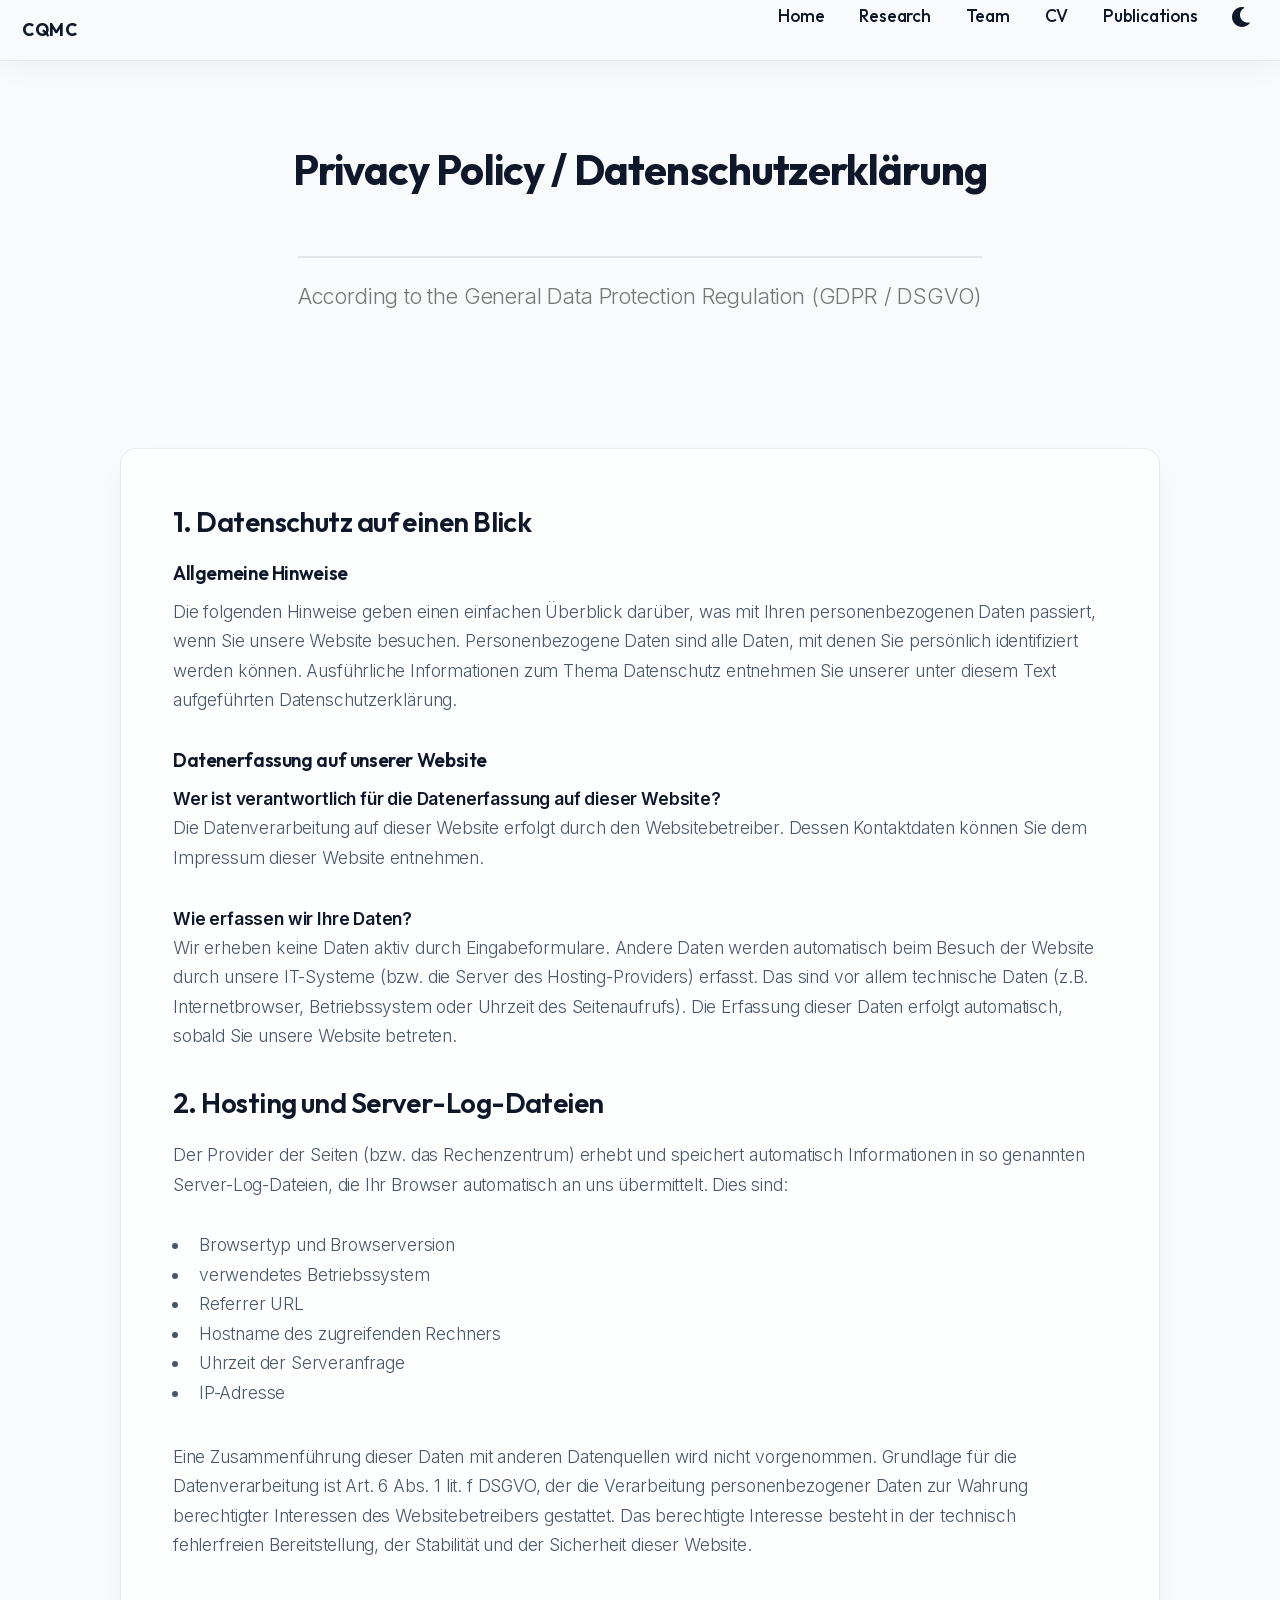
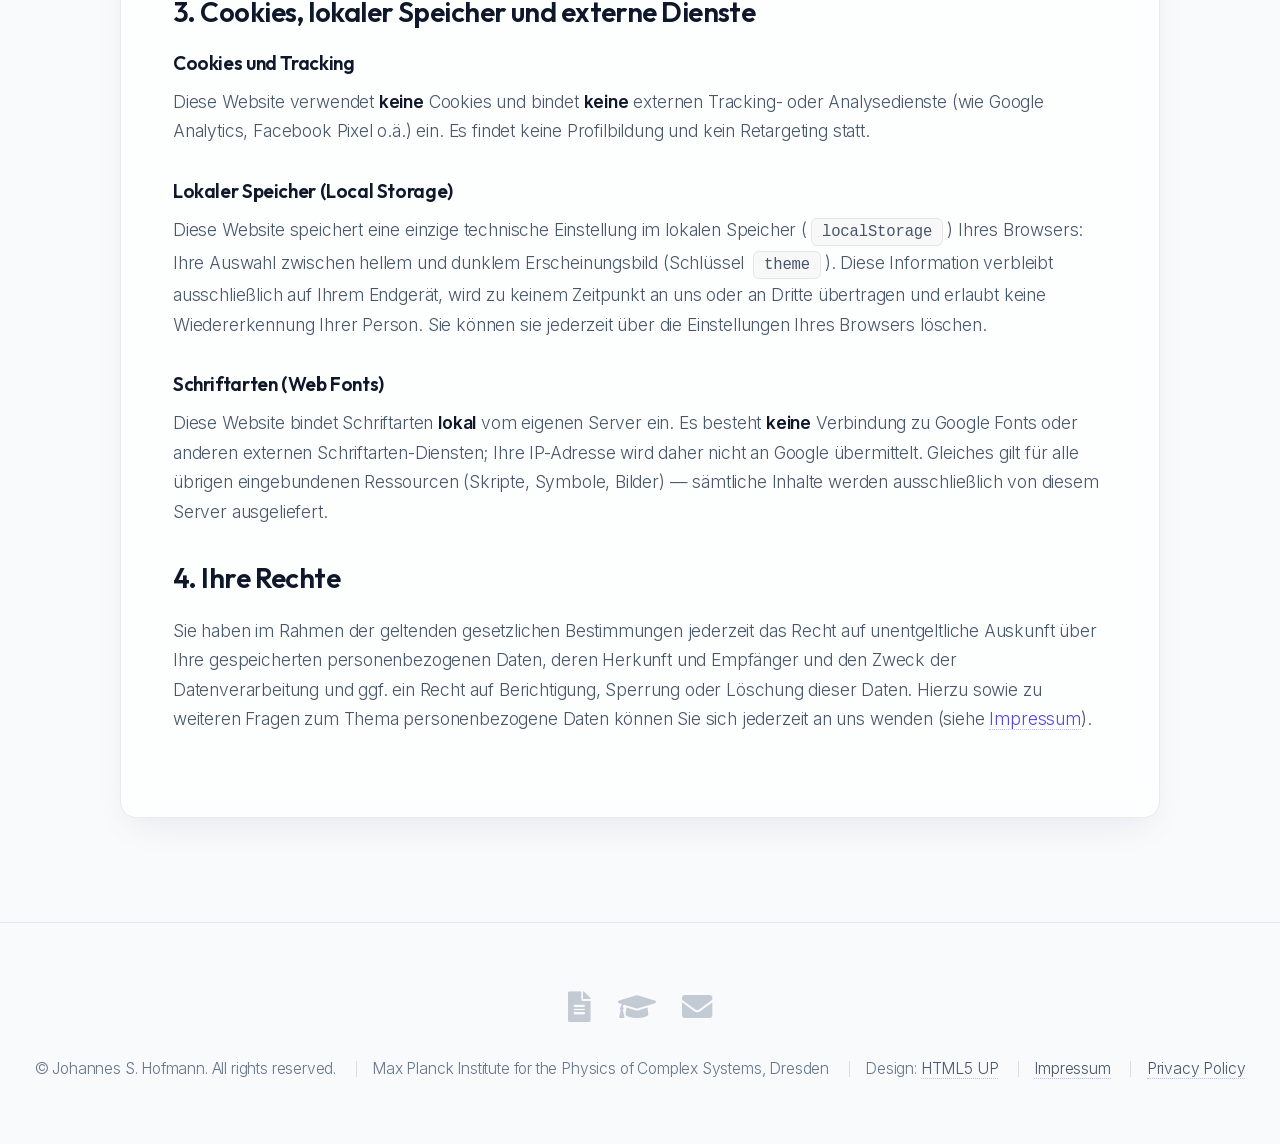
<file: privacy.html>
<!DOCTYPE HTML>
<!--
	Alpha by HTML5 UP — adapted for CQMC Group website
-->
<html lang="en">

<head>
    <title>Privacy Policy / Datenschutz — CQMC Group</title>
    <meta charset="utf-8" />
    <meta name="viewport" content="width=device-width, initial-scale=1" />
    <meta name="description" content="Privacy policy for the CQMC group website: no cookies, no tracking, no external services." />
    <link rel="icon" href="images/favicon-32.png" sizes="32x32" />
    <link rel="icon" href="images/favicon-16.png" sizes="16x16" />
    <link rel="apple-touch-icon" href="images/apple-touch-icon.png" />

    <!-- Canonical and social-preview URLs use the public GitHub Pages address. -->
    <link rel="canonical" href="https://johanneshofmann87.github.io/privacy.html" />
    <meta property="og:type" content="website" />
    <meta property="og:site_name" content="CQMC Group" />
    <meta property="og:locale" content="en_GB" />
    <meta property="og:title" content="Privacy Policy / Datenschutz — CQMC Group" />
    <meta property="og:description" content="Privacy policy for the CQMC group website: no cookies, no tracking, no external services." />
    <meta property="og:url" content="https://johanneshofmann87.github.io/privacy.html" />
    <meta property="og:image" content="https://johanneshofmann87.github.io/images/og-preview.jpg" />
    <meta property="og:image:width" content="1200" />
    <meta property="og:image:height" content="630" />
    <meta property="og:image:alt" content="CQMC — Correlated Quantum Matter Computations, research group of Dr. Johannes S. Hofmann" />
    <meta name="twitter:card" content="summary_large_image" />
    <meta name="twitter:title" content="Privacy Policy / Datenschutz — CQMC Group" />
    <meta name="twitter:description" content="Privacy policy for the CQMC group website: no cookies, no tracking, no external services." />
    <meta name="twitter:image" content="https://johanneshofmann87.github.io/images/og-preview.jpg" />

    <link rel="stylesheet" href="assets/css/main.css" />
    <link rel="stylesheet" href="assets/css/custom.css" />
    <script src="assets/js/theme-toggle.js"></script>
    <script src="assets/js/nav-active.js"></script>
</head>

<body class="is-preload">
    <div id="page-wrapper">

        <!-- Header -->
        <header id="header">
            <h1><a href="index.html">CQMC</a></h1>
            <nav id="nav">
                <ul>
                    <li><a href="index.html">Home</a></li>
                    <li><a href="research.html">Research</a></li>
                    <li><a href="team.html">Team</a></li>
                    <li><a href="cv.html">CV</a></li>
                    <li><a href="publications.html">Publications</a></li>
                    <li>
                        <button class="theme-toggle-btn" aria-label="Toggle Theme">
                            <span class="theme-toggle-icon icon solid fa-moon"></span>
                        </button>
                    </li>
                </ul>
            </nav>
        </header>

        <!-- Main -->
        <section id="main" class="container">

            <header class="major">
                <h2>Privacy Policy / Datenschutzerklärung</h2>
                <p>According to the General Data Protection Regulation (GDPR / DSGVO)</p>
            </header>

            <div class="box">
                <section lang="de">
                    <h3>1. Datenschutz auf einen Blick</h3>
                    <h4>Allgemeine Hinweise</h4>
                    <p>Die folgenden Hinweise geben einen einfachen Überblick darüber, was mit Ihren personenbezogenen Daten passiert, wenn Sie unsere Website besuchen. Personenbezogene Daten sind alle Daten, mit denen Sie persönlich identifiziert werden können. Ausführliche Informationen zum Thema Datenschutz entnehmen Sie unserer unter diesem Text aufgeführten Datenschutzerklärung.</p>

                    <h4>Datenerfassung auf unserer Website</h4>
                    <p><strong>Wer ist verantwortlich für die Datenerfassung auf dieser Website?</strong><br>
                    Die Datenverarbeitung auf dieser Website erfolgt durch den Websitebetreiber. Dessen Kontaktdaten können Sie dem Impressum dieser Website entnehmen.</p>

                    <p><strong>Wie erfassen wir Ihre Daten?</strong><br>
                    Wir erheben keine Daten aktiv durch Eingabeformulare. Andere Daten werden automatisch beim Besuch der Website durch unsere IT-Systeme (bzw. die Server des Hosting-Providers) erfasst. Das sind vor allem technische Daten (z.B. Internetbrowser, Betriebssystem oder Uhrzeit des Seitenaufrufs). Die Erfassung dieser Daten erfolgt automatisch, sobald Sie unsere Website betreten.</p>

                    <h3>2. Hosting und Server-Log-Dateien</h3>
                    <p>Der Provider der Seiten (bzw. das Rechenzentrum) erhebt und speichert automatisch Informationen in so genannten Server-Log-Dateien, die Ihr Browser automatisch an uns übermittelt. Dies sind:</p>
                    <ul>
                        <li>Browsertyp und Browserversion</li>
                        <li>verwendetes Betriebssystem</li>
                        <li>Referrer URL</li>
                        <li>Hostname des zugreifenden Rechners</li>
                        <li>Uhrzeit der Serveranfrage</li>
                        <li>IP-Adresse</li>
                    </ul>
                    <p>Eine Zusammenführung dieser Daten mit anderen Datenquellen wird nicht vorgenommen. Grundlage für die Datenverarbeitung ist Art. 6 Abs. 1 lit. f DSGVO, der die Verarbeitung personenbezogener Daten zur Wahrung berechtigter Interessen des Websitebetreibers gestattet. Das berechtigte Interesse besteht in der technisch fehlerfreien Bereitstellung, der Stabilität und der Sicherheit dieser Website.</p>

                    <h3>3. Cookies, lokaler Speicher und externe Dienste</h3>

                    <h4>Cookies und Tracking</h4>
                    <p>Diese Website verwendet <strong>keine</strong> Cookies und bindet <strong>keine</strong> externen Tracking- oder Analysedienste (wie Google Analytics, Facebook Pixel o.ä.) ein. Es findet keine Profilbildung und kein Retargeting statt.</p>

                    <h4>Lokaler Speicher (Local Storage)</h4>
                    <p>Diese Website speichert eine einzige technische Einstellung im lokalen Speicher (<code>localStorage</code>) Ihres Browsers: Ihre Auswahl zwischen hellem und dunklem Erscheinungsbild (Schlüssel <code>theme</code>). Diese Information verbleibt ausschließlich auf Ihrem Endgerät, wird zu keinem Zeitpunkt an uns oder an Dritte übertragen und erlaubt keine Wiedererkennung Ihrer Person. Sie können sie jederzeit über die Einstellungen Ihres Browsers löschen.</p>

                    <h4>Schriftarten (Web Fonts)</h4>
                    <p>Diese Website bindet Schriftarten <strong>lokal</strong> vom eigenen Server ein. Es besteht <strong>keine</strong> Verbindung zu Google Fonts oder anderen externen Schriftarten-Diensten; Ihre IP-Adresse wird daher nicht an Google übermittelt. Gleiches gilt für alle übrigen eingebundenen Ressourcen (Skripte, Symbole, Bilder) — sämtliche Inhalte werden ausschließlich von diesem Server ausgeliefert.</p>

                    <h3>4. Ihre Rechte</h3>
                    <p>Sie haben im Rahmen der geltenden gesetzlichen Bestimmungen jederzeit das Recht auf unentgeltliche Auskunft über Ihre gespeicherten personenbezogenen Daten, deren Herkunft und Empfänger und den Zweck der Datenverarbeitung und ggf. ein Recht auf Berichtigung, Sperrung oder Löschung dieser Daten. Hierzu sowie zu weiteren Fragen zum Thema personenbezogene Daten können Sie sich jederzeit an uns wenden (siehe <a href="impressum.html">Impressum</a>).</p>
                </section>
            </div>
        </section>

        <!-- Footer -->
        <footer id="footer">
            <ul class="icons">
                <li><a href="https://arxiv.org/a/hofmann_j_2" class="icon solid fa-file-alt" target="_blank"><span class="label">arXiv</span></a></li>
                <li><a href="https://scholar.google.com/citations?user=z5p5AsgAAAAJ" class="icon solid fa-graduation-cap" target="_blank"><span class="label">Google Scholar</span></a></li>
                <li><a href="mailto:jhofmann@pks.mpg.de" class="icon solid fa-envelope"><span class="label">Email</span></a></li>
            </ul>
            <ul class="copyright">
                <li>&copy; Johannes S. Hofmann. All rights reserved.</li>
                <li>Max Planck Institute for the Physics of Complex Systems, Dresden</li>
                <li>Design: <a href="https://html5up.net">HTML5 UP</a></li>
                <li><a href="impressum.html">Impressum</a></li>
                <li><a href="privacy.html">Privacy Policy</a></li>
            </ul>
        </footer>

    </div>

    <!-- Scripts -->
    <script src="assets/js/jquery.min.js"></script>
    <script src="assets/js/jquery.dropotron.min.js"></script>
    <script src="assets/js/jquery.scrollex.min.js"></script>
    <script src="assets/js/browser.min.js"></script>
    <script src="assets/js/breakpoints.min.js"></script>
    <script src="assets/js/util.js"></script>
    <script src="assets/js/main.js"></script>

</body>

</html>
</file>
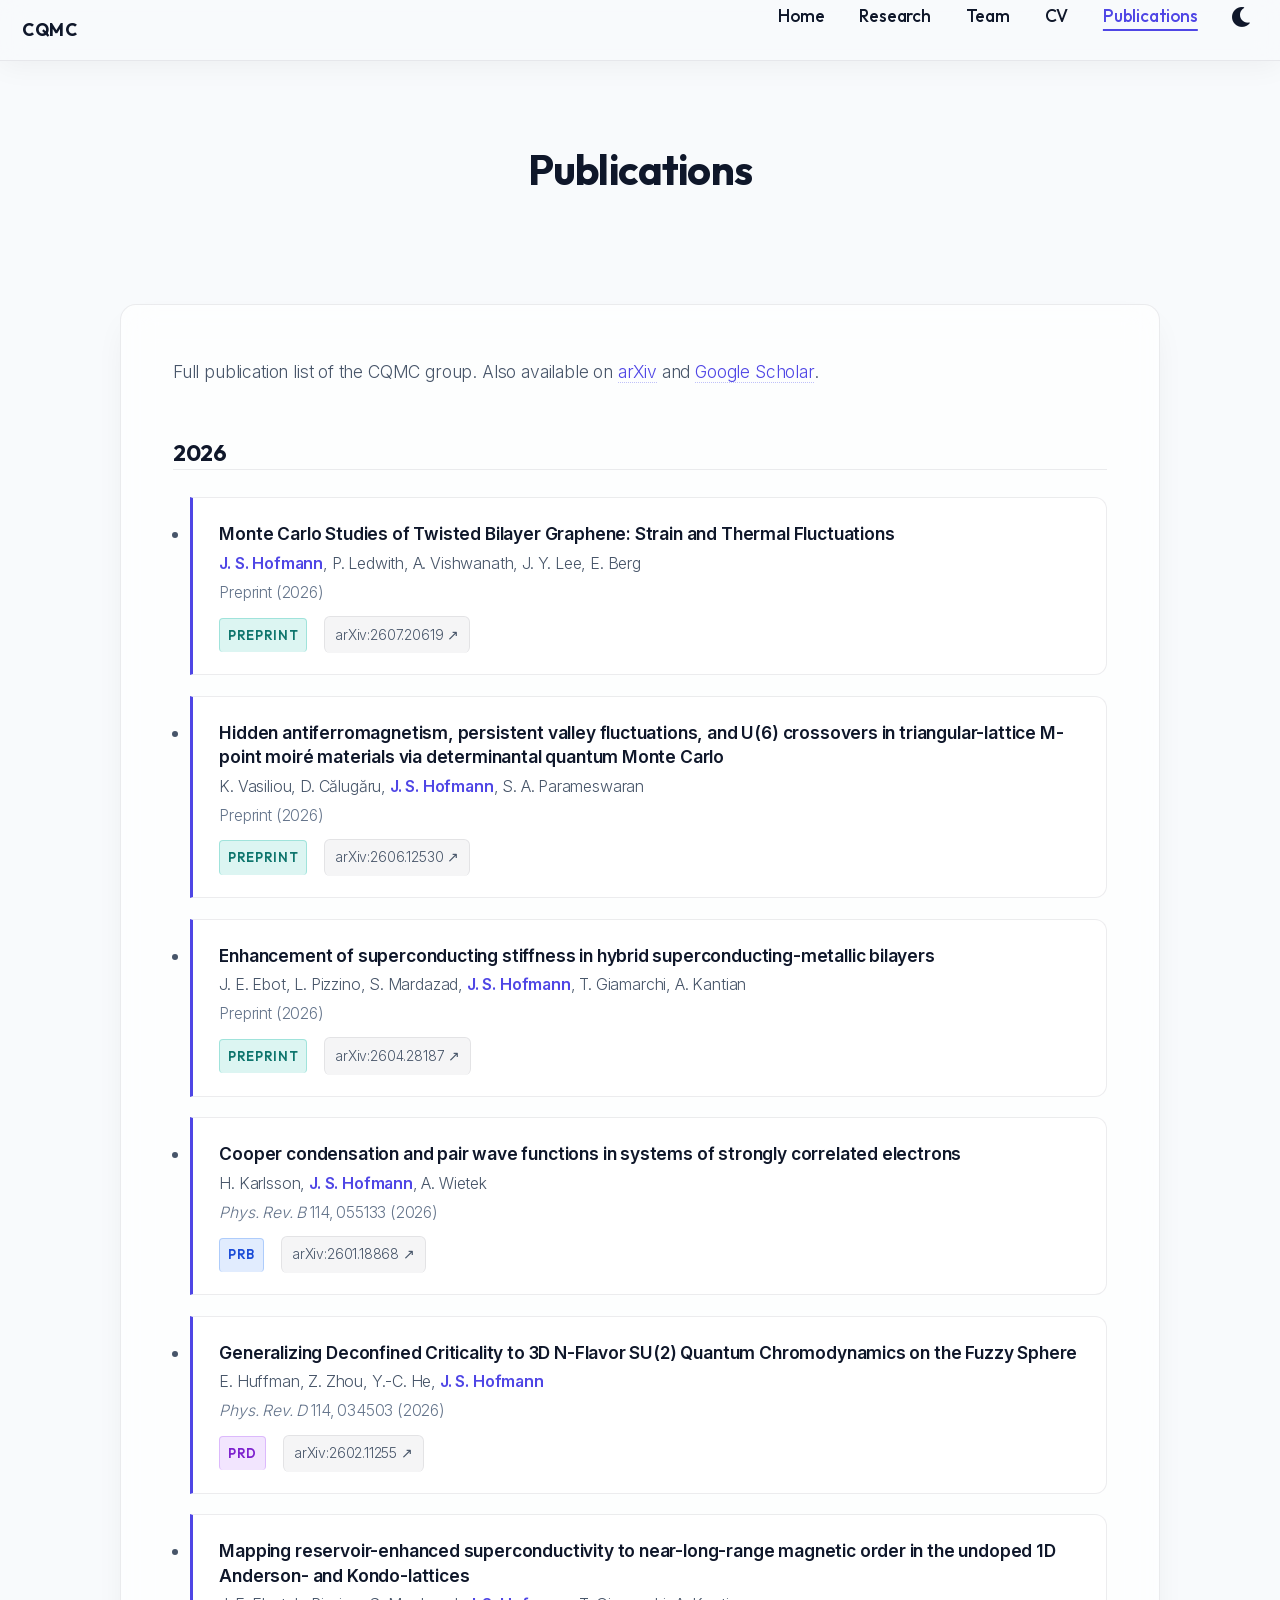
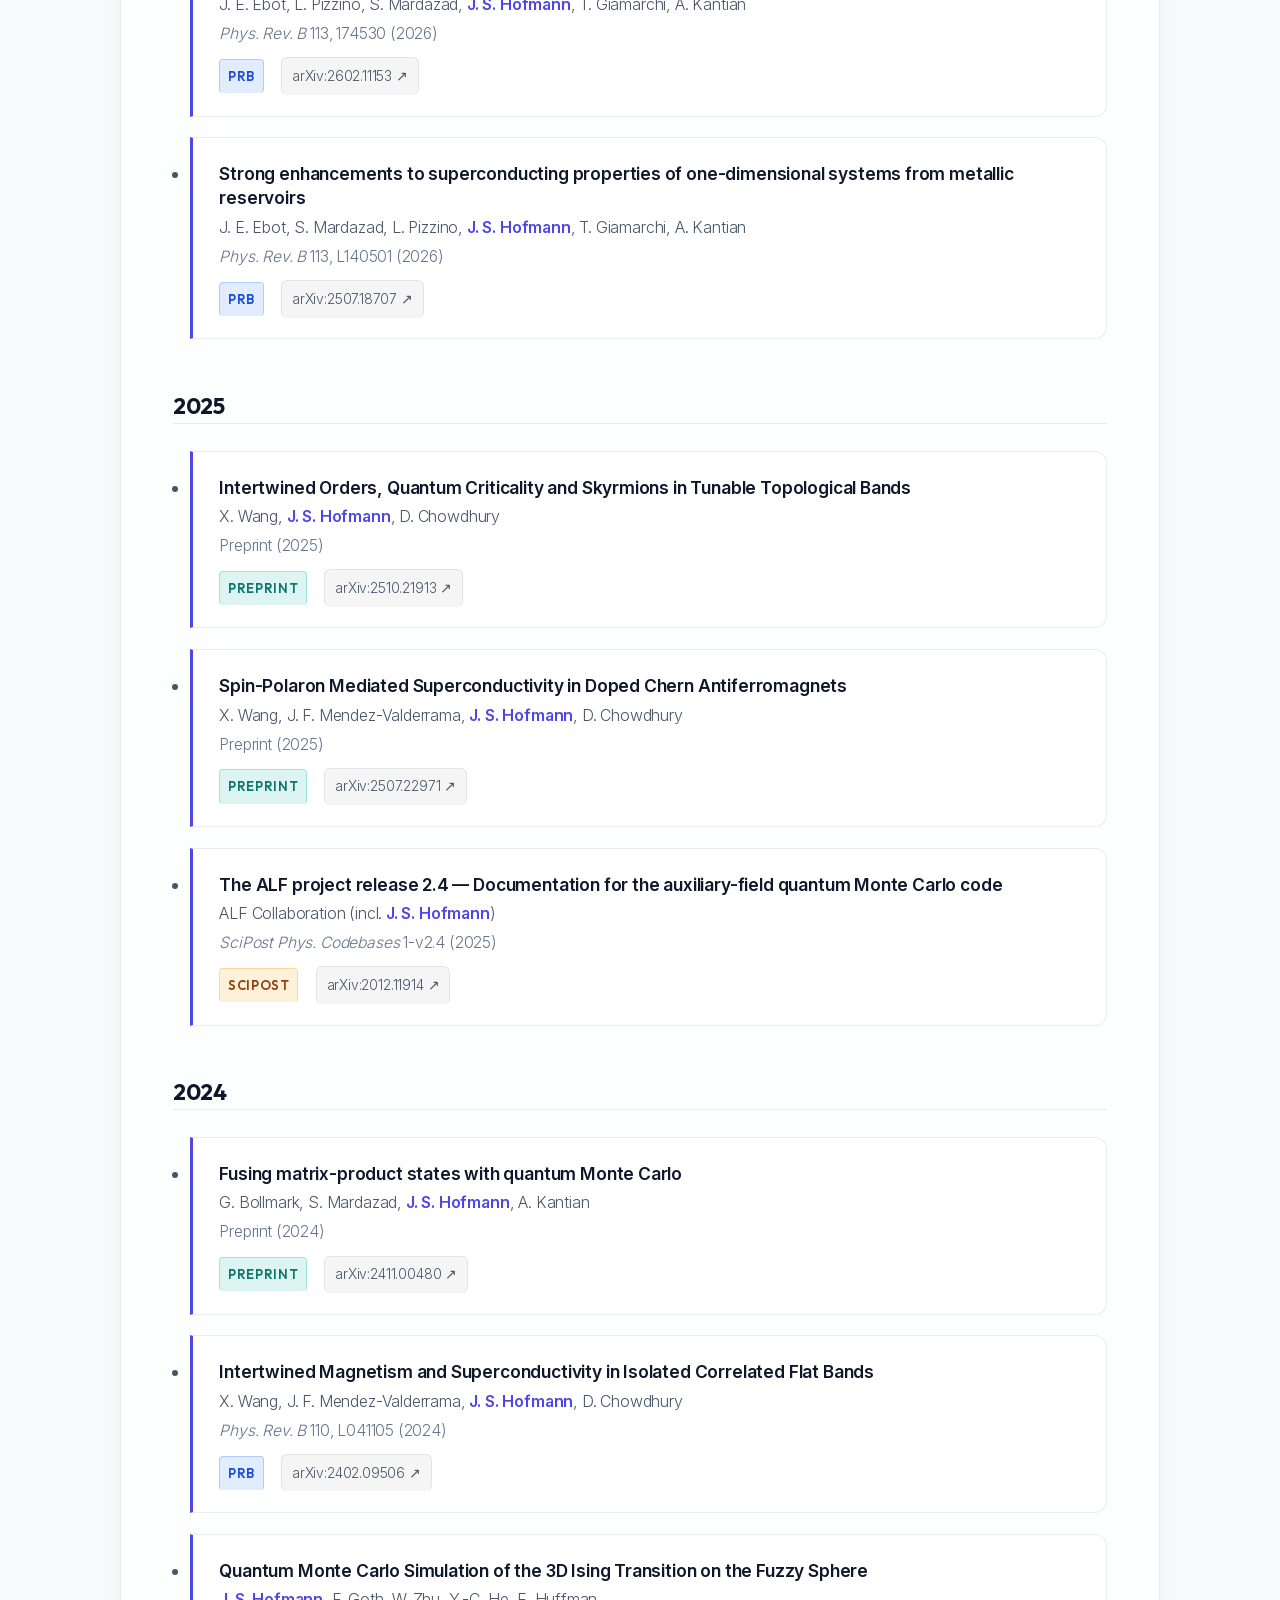
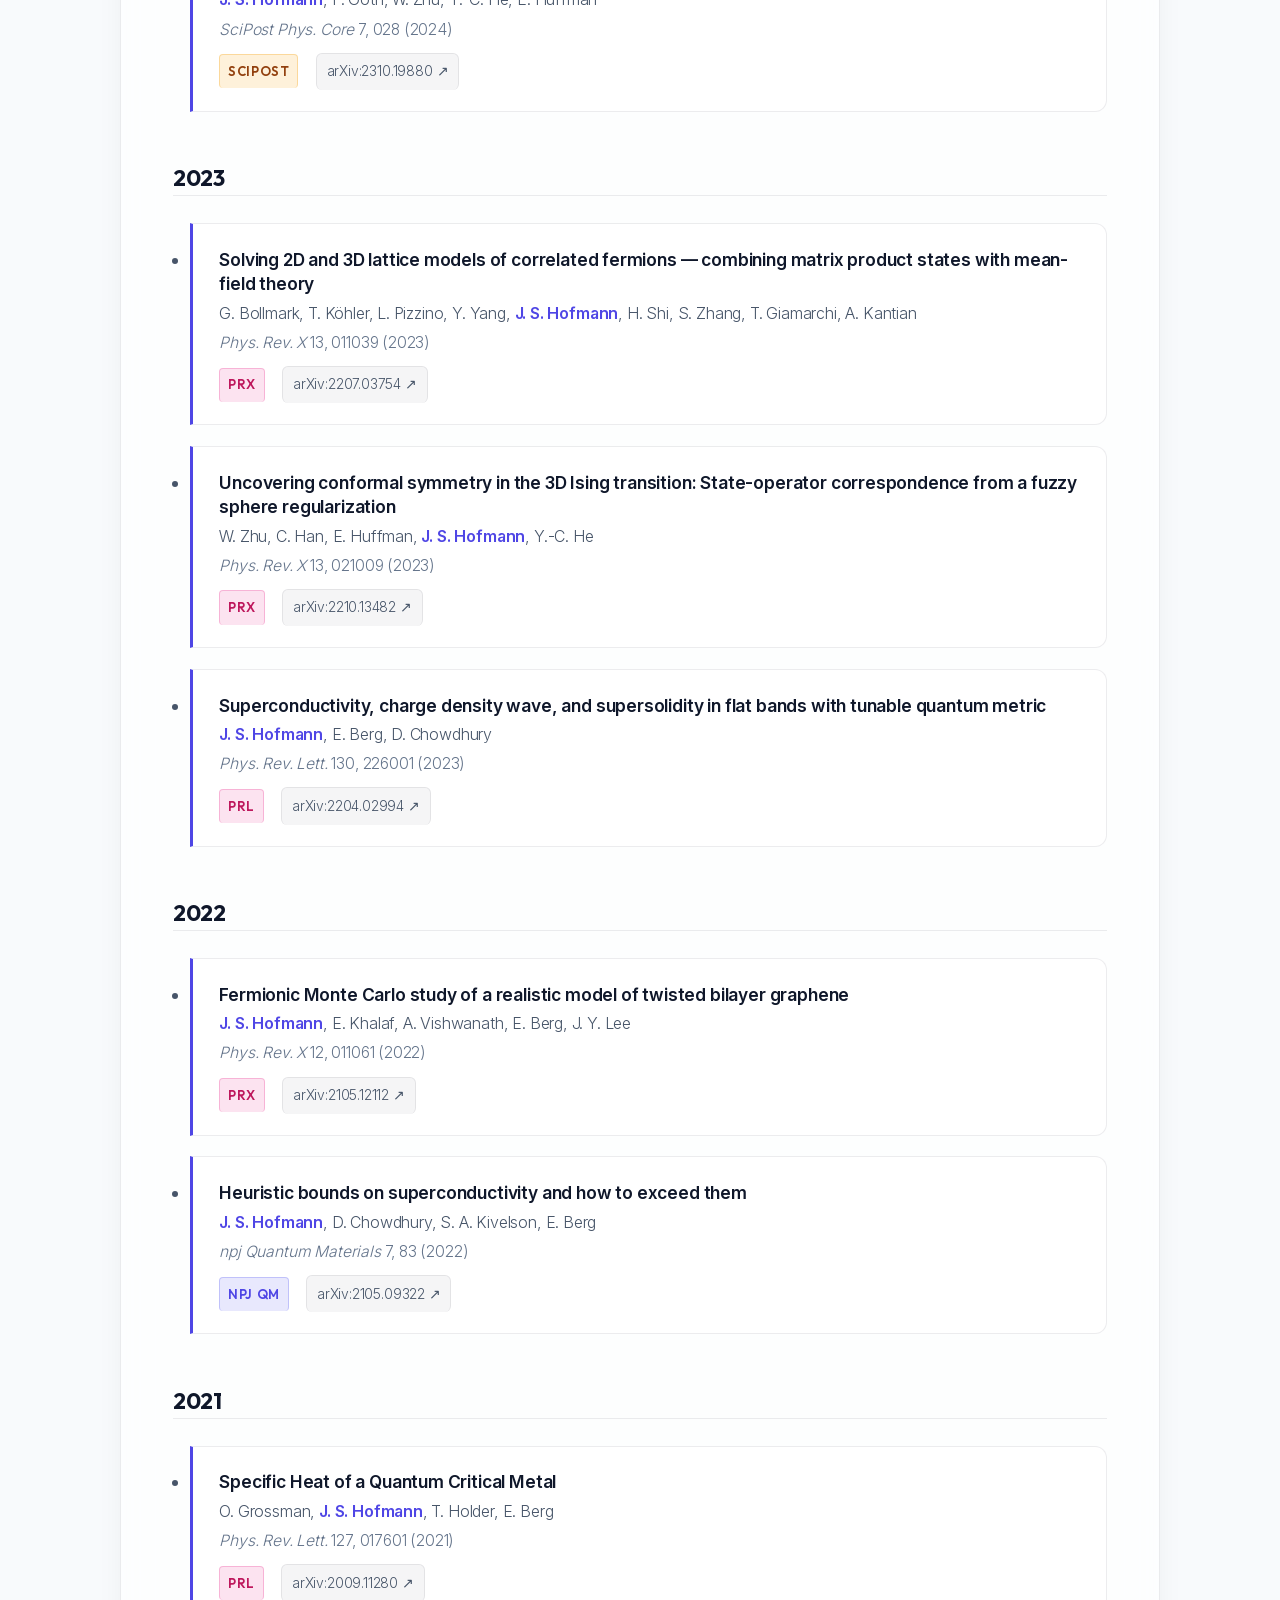
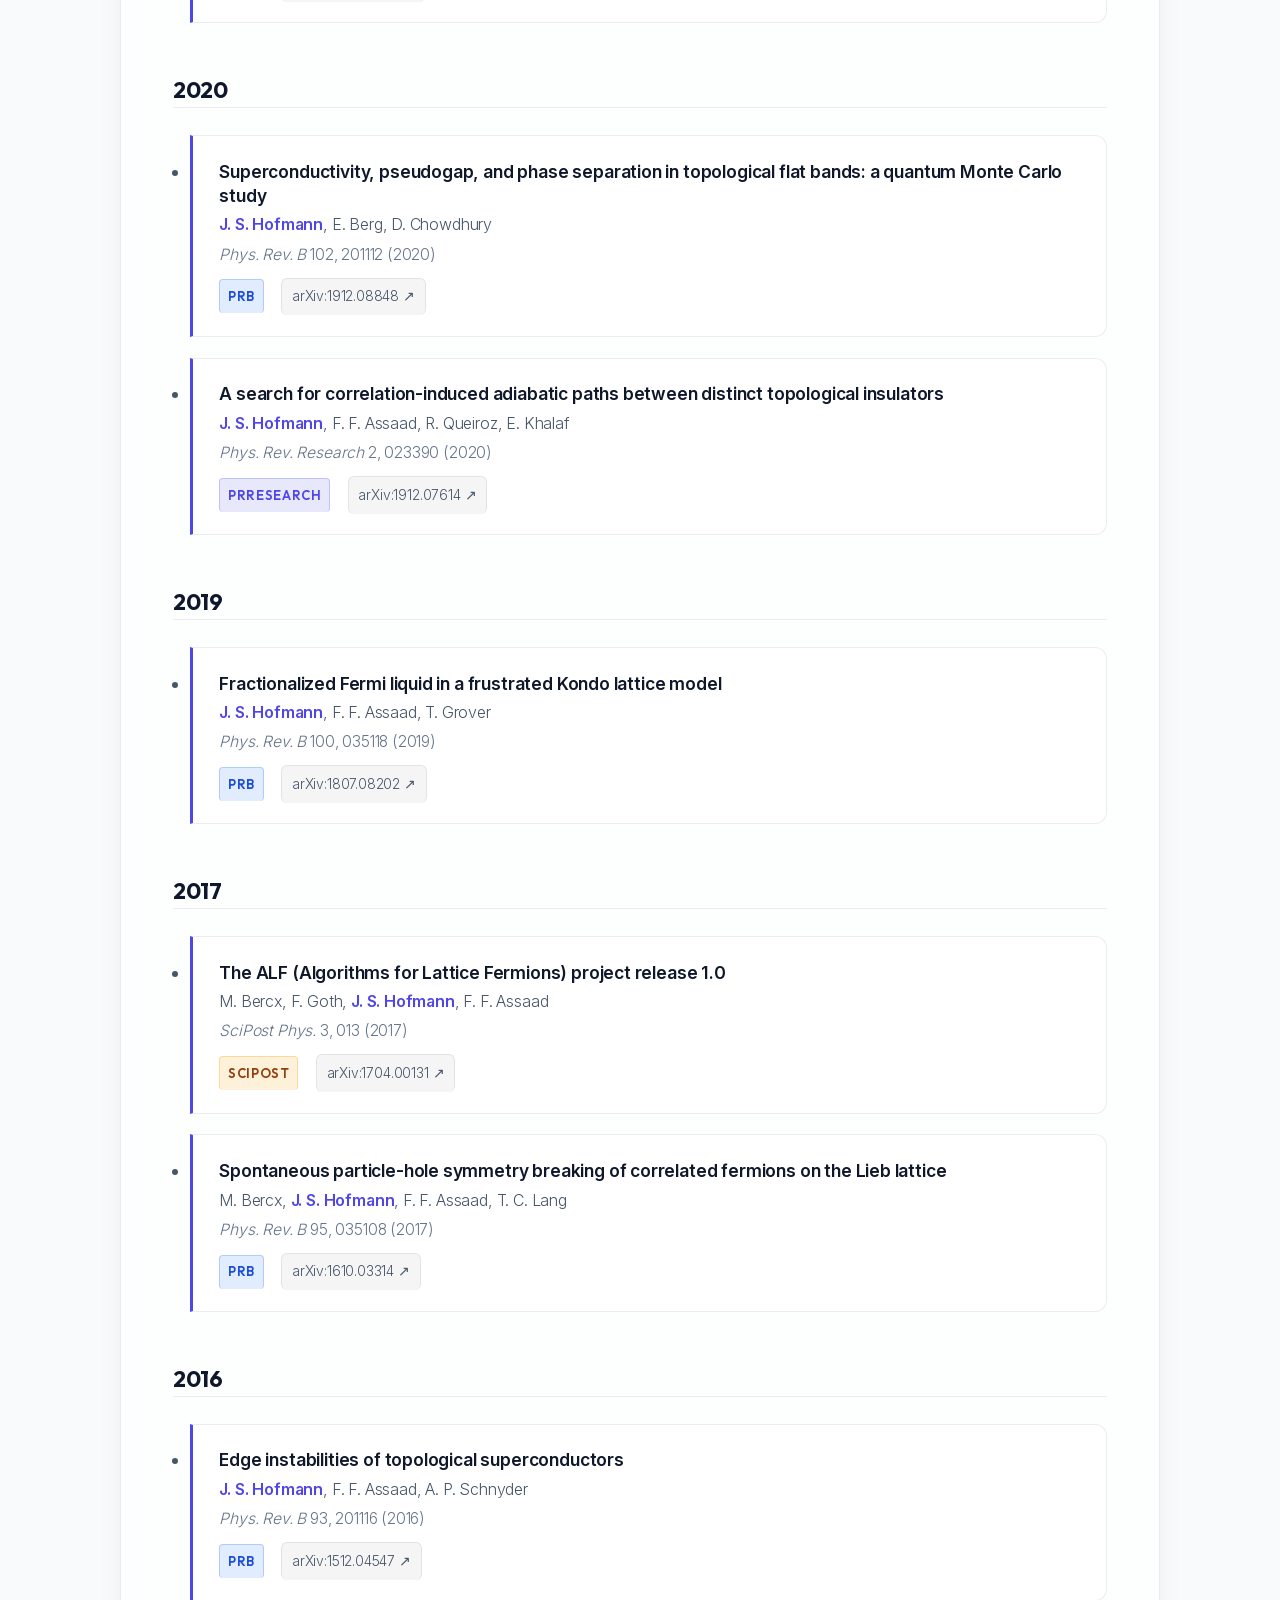
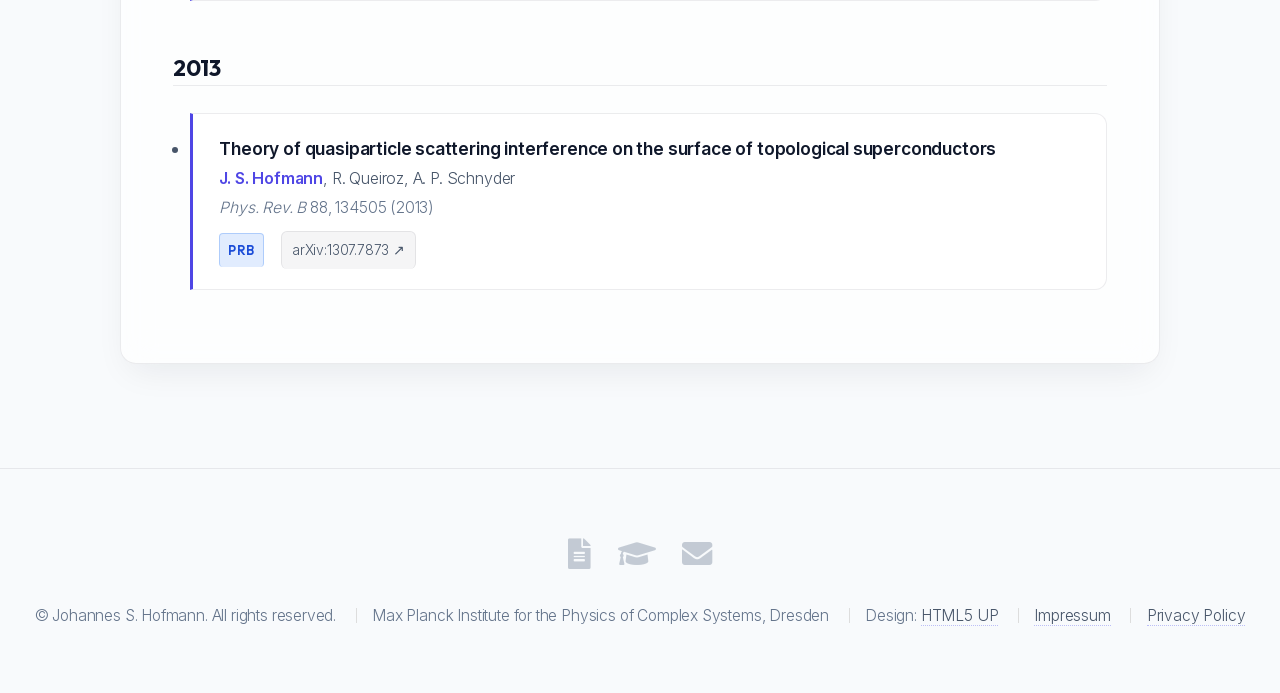
<file: publications.html>
<!DOCTYPE HTML>
<!--
	Alpha by HTML5 UP — adapted for CQMC Group website
-->
<html lang="en">

<head>
    <title>Publications — CQMC Group</title>
    <meta charset="utf-8" />
    <meta name="viewport" content="width=device-width, initial-scale=1" />
    <meta name="description" content="Full list of publications by the CQMC group of Dr. Johannes S. Hofmann." />
    <link rel="icon" href="images/favicon-32.png" sizes="32x32" />
    <link rel="icon" href="images/favicon-16.png" sizes="16x16" />
    <link rel="apple-touch-icon" href="images/apple-touch-icon.png" />

    <!-- Canonical and social-preview URLs use the public GitHub Pages address. -->
    <link rel="canonical" href="https://johanneshofmann87.github.io/publications.html" />
    <meta property="og:type" content="website" />
    <meta property="og:site_name" content="CQMC Group" />
    <meta property="og:locale" content="en_GB" />
    <meta property="og:title" content="Publications — CQMC Group" />
    <meta property="og:description" content="Full list of publications by the CQMC group of Dr. Johannes S. Hofmann." />
    <meta property="og:url" content="https://johanneshofmann87.github.io/publications.html" />
    <meta property="og:image" content="https://johanneshofmann87.github.io/images/og-preview.jpg" />
    <meta property="og:image:width" content="1200" />
    <meta property="og:image:height" content="630" />
    <meta property="og:image:alt" content="CQMC — Correlated Quantum Matter Computations, research group of Dr. Johannes S. Hofmann" />
    <meta name="twitter:card" content="summary_large_image" />
    <meta name="twitter:title" content="Publications — CQMC Group" />
    <meta name="twitter:description" content="Full list of publications by the CQMC group of Dr. Johannes S. Hofmann." />
    <meta name="twitter:image" content="https://johanneshofmann87.github.io/images/og-preview.jpg" />

    <link rel="stylesheet" href="assets/css/main.css" />
    <link rel="stylesheet" href="assets/css/custom.css" />
    <script src="assets/js/theme-toggle.js"></script>
    <script src="assets/js/nav-active.js"></script>
</head>

<body class="is-preload">
    <div id="page-wrapper">

        <!-- Header -->
        <header id="header">
            <h1><a href="index.html">CQMC</a></h1>
            <nav id="nav">
                <ul>
                    <li><a href="index.html">Home</a></li>
                    <li><a href="research.html">Research</a></li>
                    <li><a href="team.html">Team</a></li>
                    <li><a href="cv.html">CV</a></li>
                    <li><a href="publications.html">Publications</a></li>
                    <li>
                        <button class="theme-toggle-btn" aria-label="Toggle Theme">
                            <span class="theme-toggle-icon icon solid fa-moon"></span>
                        </button>
                    </li>
                </ul>
            </nav>
        </header>

        <!-- Main -->
        <section id="main" class="container">

            <header class="major">
                <h2>Publications</h2>
            </header>

            <div class="box">
                <p>Full publication list of the CQMC group. Also available on
                    <a href="https://arxiv.org/a/hofmann_j_2" target="_blank">arXiv</a> and
                    <a href="https://scholar.google.com/citations?user=z5p5AsgAAAAJ" target="_blank">Google Scholar</a>.
                </p>

                <h3 class="pub-year-header">2026</h3>
                <ul class="pub-list">
                    <li>
                        <span class="pub-title">Monte Carlo Studies of Twisted Bilayer Graphene: Strain and Thermal Fluctuations</span>
                        <span class="pub-authors"><strong>J. S. Hofmann</strong>, P. Ledwith, A. Vishwanath, J. Y. Lee, E. Berg</span>
                        <span class="pub-journal">Preprint (2026)</span>
                        <div class="pub-meta-row">
                            <span class="pub-tag preprint">Preprint</span>
                            <a href="https://arxiv.org/abs/2607.20619" class="pub-link-btn" target="_blank">arXiv:2607.20619 ↗</a>
                        </div>
                    </li>
                    <li>
                        <span class="pub-title">Hidden antiferromagnetism, persistent valley fluctuations, and U(6) crossovers in triangular-lattice M-point moir&eacute; materials via determinantal quantum Monte Carlo</span>
                        <span class="pub-authors">K. Vasiliou, D. C&#259;lug&#259;ru, <strong>J. S. Hofmann</strong>, S. A. Parameswaran</span>
                        <span class="pub-journal">Preprint (2026)</span>
                        <div class="pub-meta-row">
                            <span class="pub-tag preprint">Preprint</span>
                            <a href="https://arxiv.org/abs/2606.12530" class="pub-link-btn" target="_blank">arXiv:2606.12530 ↗</a>
                        </div>
                    </li>
                    <li>
                        <span class="pub-title">Enhancement of superconducting stiffness in hybrid superconducting-metallic bilayers</span>
                        <span class="pub-authors">J. E. Ebot, L. Pizzino, S. Mardazad, <strong>J. S. Hofmann</strong>, T. Giamarchi, A. Kantian</span>
                        <span class="pub-journal">Preprint (2026)</span>
                        <div class="pub-meta-row">
                            <span class="pub-tag preprint">Preprint</span>
                            <a href="https://arxiv.org/abs/2604.28187" class="pub-link-btn" target="_blank">arXiv:2604.28187 ↗</a>
                        </div>
                    </li>
                    <li>
                        <span class="pub-title">Cooper condensation and pair wave functions in systems of strongly correlated electrons</span>
                        <span class="pub-authors">H. Karlsson, <strong>J. S. Hofmann</strong>, A. Wietek</span>
                        <span class="pub-journal"><em>Phys. Rev. B</em> 114, 055133 (2026)</span>
                        <div class="pub-meta-row">
                            <a href="https://doi.org/10.1103/q1dy-gsmh" class="pub-tag prb" target="_blank">PRB</a>
                            <a href="https://arxiv.org/abs/2601.18868" class="pub-link-btn" target="_blank">arXiv:2601.18868 ↗</a>
                        </div>
                    </li>
                    <li>
                        <span class="pub-title">Generalizing Deconfined Criticality to 3D N-Flavor SU(2) Quantum Chromodynamics on the Fuzzy Sphere</span>
                        <span class="pub-authors">E. Huffman, Z. Zhou, Y.-C. He, <strong>J. S. Hofmann</strong></span>
                        <span class="pub-journal"><em>Phys. Rev. D</em> 114, 034503 (2026)</span>
                        <div class="pub-meta-row">
                            <a href="https://doi.org/10.1103/f6qg-q875" class="pub-tag prd" target="_blank">PRD</a>
                            <a href="https://arxiv.org/abs/2602.11255" class="pub-link-btn" target="_blank">arXiv:2602.11255 ↗</a>
                        </div>
                    </li>
                    <li>
                        <span class="pub-title">Mapping reservoir-enhanced superconductivity to near-long-range magnetic order in the undoped 1D Anderson- and Kondo-lattices</span>
                        <span class="pub-authors">J. E. Ebot, L. Pizzino, S. Mardazad, <strong>J. S. Hofmann</strong>, T. Giamarchi, A. Kantian</span>
                        <span class="pub-journal"><em>Phys. Rev. B</em> 113, 174530 (2026)</span>
                        <div class="pub-meta-row">
                            <a href="https://doi.org/10.1103/jjxr-xk9l" class="pub-tag prb" target="_blank">PRB</a>
                            <a href="https://arxiv.org/abs/2602.11153" class="pub-link-btn" target="_blank">arXiv:2602.11153 ↗</a>
                        </div>
                    </li>
                    <li>
                        <span class="pub-title">Strong enhancements to superconducting properties of one-dimensional systems from metallic reservoirs</span>
                        <span class="pub-authors">J. E. Ebot, S. Mardazad, L. Pizzino, <strong>J. S. Hofmann</strong>, T. Giamarchi, A. Kantian</span>
                        <span class="pub-journal"><em>Phys. Rev. B</em> 113, L140501 (2026)</span>
                        <div class="pub-meta-row">
                            <a href="https://doi.org/10.1103/1szk-xwh1" class="pub-tag prb" target="_blank">PRB</a>
                            <a href="https://arxiv.org/abs/2507.18707" class="pub-link-btn" target="_blank">arXiv:2507.18707 ↗</a>
                        </div>
                    </li>
                </ul>

                <h3 class="pub-year-header">2025</h3>
                <ul class="pub-list">
                    <li>
                        <span class="pub-title">Intertwined Orders, Quantum Criticality and Skyrmions in Tunable Topological Bands</span>
                        <span class="pub-authors">X. Wang, <strong>J. S. Hofmann</strong>, D. Chowdhury</span>
                        <span class="pub-journal">Preprint (2025)</span>
                        <div class="pub-meta-row">
                            <span class="pub-tag preprint">Preprint</span>
                            <a href="https://arxiv.org/abs/2510.21913" class="pub-link-btn" target="_blank">arXiv:2510.21913 ↗</a>
                        </div>
                    </li>
                    <li>
                        <span class="pub-title">Spin-Polaron Mediated Superconductivity in Doped Chern Antiferromagnets</span>
                        <span class="pub-authors">X. Wang, J. F. Mendez-Valderrama, <strong>J. S. Hofmann</strong>, D. Chowdhury</span>
                        <span class="pub-journal">Preprint (2025)</span>
                        <div class="pub-meta-row">
                            <span class="pub-tag preprint">Preprint</span>
                            <a href="https://arxiv.org/abs/2507.22971" class="pub-link-btn" target="_blank">arXiv:2507.22971 ↗</a>
                        </div>
                    </li>
                    <li>
                        <span class="pub-title">The ALF project release 2.4 &mdash; Documentation for the auxiliary-field quantum Monte Carlo code</span>
                        <span class="pub-authors">ALF Collaboration (incl. <strong>J. S. Hofmann</strong>)</span>
                        <span class="pub-journal"><em>SciPost Phys. Codebases</em> 1-v2.4 (2025)</span>
                        <div class="pub-meta-row">
                            <a href="https://doi.org/10.21468/SciPostPhysCodeb.1-v2.4" class="pub-tag scipost" target="_blank">SciPost</a>
                            <a href="https://arxiv.org/abs/2012.11914" class="pub-link-btn" target="_blank">arXiv:2012.11914 ↗</a>
                        </div>
                    </li>
                </ul>

                <h3 class="pub-year-header">2024</h3>
                <ul class="pub-list">
                    <li>
                        <span class="pub-title">Fusing matrix-product states with quantum Monte Carlo</span>
                        <span class="pub-authors">G. Bollmark, S. Mardazad, <strong>J. S. Hofmann</strong>, A.
                            Kantian</span>
                        <span class="pub-journal">Preprint (2024)</span>
                        <div class="pub-meta-row">
                            <span class="pub-tag preprint">Preprint</span>
                            <a href="https://arxiv.org/abs/2411.00480" class="pub-link-btn" target="_blank">arXiv:2411.00480 ↗</a>
                        </div>
                    </li>
                    <li>
                        <span class="pub-title">Intertwined Magnetism and Superconductivity in Isolated Correlated Flat
                            Bands</span>
                        <span class="pub-authors">X. Wang, J. F. Mendez-Valderrama, <strong>J. S. Hofmann</strong>, D.
                            Chowdhury</span>
                        <span class="pub-journal"><em>Phys. Rev. B</em> 110, L041105 (2024)</span>
                        <div class="pub-meta-row">
                            <a href="https://doi.org/10.1103/PhysRevB.110.L041105" class="pub-tag prb" target="_blank">PRB</a>
                            <a href="https://arxiv.org/abs/2402.09506" class="pub-link-btn" target="_blank">arXiv:2402.09506 ↗</a>
                        </div>
                    </li>
                    <li>
                        <span class="pub-title">Quantum Monte Carlo Simulation of the 3D Ising Transition on the Fuzzy
                            Sphere</span>
                        <span class="pub-authors"><strong>J. S. Hofmann</strong>, F. Goth, W. Zhu, Y.-C. He, E.
                            Huffman</span>
                        <span class="pub-journal"><em>SciPost Phys. Core</em> 7, 028 (2024)</span>
                        <div class="pub-meta-row">
                            <a href="https://doi.org/10.21468/SciPostPhysCore.7.2.028" class="pub-tag scipost" target="_blank">SciPost</a>
                            <a href="https://arxiv.org/abs/2310.19880" class="pub-link-btn" target="_blank">arXiv:2310.19880 ↗</a>
                        </div>
                    </li>
                </ul>

                <h3 class="pub-year-header">2023</h3>
                <ul class="pub-list">
                    <li>
                        <span class="pub-title">Solving 2D and 3D lattice models of correlated fermions &mdash; combining
                            matrix product states with mean-field theory</span>
                        <span class="pub-authors">G. Bollmark, T. K&ouml;hler, L. Pizzino, Y. Yang, <strong>J. S.
                                Hofmann</strong>, H. Shi, S. Zhang, T. Giamarchi, A. Kantian</span>
                        <span class="pub-journal"><em>Phys. Rev. X</em> 13, 011039 (2023)</span>
                        <div class="pub-meta-row">
                            <a href="https://doi.org/10.1103/PhysRevX.13.011039" class="pub-tag prx" target="_blank">PRX</a>
                            <a href="https://arxiv.org/abs/2207.03754" class="pub-link-btn" target="_blank">arXiv:2207.03754 ↗</a>
                        </div>
                    </li>
                    <li>
                        <span class="pub-title">Uncovering conformal symmetry in the 3D Ising transition: State-operator
                            correspondence from a fuzzy sphere regularization</span>
                        <span class="pub-authors">W. Zhu, C. Han, E. Huffman, <strong>J. S. Hofmann</strong>, Y.-C.
                            He</span>
                        <span class="pub-journal"><em>Phys. Rev. X</em> 13, 021009 (2023)</span>
                        <div class="pub-meta-row">
                            <a href="https://doi.org/10.1103/PhysRevX.13.021009" class="pub-tag prx" target="_blank">PRX</a>
                            <a href="https://arxiv.org/abs/2210.13482" class="pub-link-btn" target="_blank">arXiv:2210.13482 ↗</a>
                        </div>
                    </li>
                    <li>
                        <span class="pub-title">Superconductivity, charge density wave, and supersolidity in flat bands
                            with tunable quantum metric</span>
                        <span class="pub-authors"><strong>J. S. Hofmann</strong>, E. Berg, D. Chowdhury</span>
                        <span class="pub-journal"><em>Phys. Rev. Lett.</em> 130, 226001 (2023)</span>
                        <div class="pub-meta-row">
                            <a href="https://doi.org/10.1103/PhysRevLett.130.226001" class="pub-tag prl" target="_blank">PRL</a>
                            <a href="https://arxiv.org/abs/2204.02994" class="pub-link-btn" target="_blank">arXiv:2204.02994 ↗</a>
                        </div>
                    </li>
                </ul>

                <h3 class="pub-year-header">2022</h3>
                <ul class="pub-list">
                    <li>
                        <span class="pub-title">Fermionic Monte Carlo study of a realistic model of twisted bilayer
                            graphene</span>
                        <span class="pub-authors"><strong>J. S. Hofmann</strong>, E. Khalaf, A. Vishwanath, E. Berg, J.
                            Y. Lee</span>
                        <span class="pub-journal"><em>Phys. Rev. X</em> 12, 011061 (2022)</span>
                        <div class="pub-meta-row">
                            <a href="https://doi.org/10.1103/PhysRevX.12.011061" class="pub-tag prx" target="_blank">PRX</a>
                            <a href="https://arxiv.org/abs/2105.12112" class="pub-link-btn" target="_blank">arXiv:2105.12112 ↗</a>
                        </div>
                    </li>
                    <li>
                        <span class="pub-title">Heuristic bounds on superconductivity and how to exceed them</span>
                        <span class="pub-authors"><strong>J. S. Hofmann</strong>, D. Chowdhury, S. A. Kivelson, E.
                            Berg</span>
                        <span class="pub-journal"><em>npj Quantum Materials</em> 7, 83 (2022)</span>
                        <div class="pub-meta-row">
                            <a href="https://doi.org/10.1038/s41535-022-00491-1" class="pub-tag journal" target="_blank">npj QM</a>
                            <a href="https://arxiv.org/abs/2105.09322" class="pub-link-btn" target="_blank">arXiv:2105.09322 ↗</a>
                        </div>
                    </li>
                </ul>

                <h3 class="pub-year-header">2021</h3>
                <ul class="pub-list">
                    <li>
                        <span class="pub-title">Specific Heat of a Quantum Critical Metal</span>
                        <span class="pub-authors">O. Grossman, <strong>J. S. Hofmann</strong>, T. Holder, E. Berg</span>
                        <span class="pub-journal"><em>Phys. Rev. Lett.</em> 127, 017601 (2021)</span>
                        <div class="pub-meta-row">
                            <a href="https://doi.org/10.1103/PhysRevLett.127.017601" class="pub-tag prl" target="_blank">PRL</a>
                            <a href="https://arxiv.org/abs/2009.11280" class="pub-link-btn" target="_blank">arXiv:2009.11280 ↗</a>
                        </div>
                    </li>
                </ul>

                <h3 class="pub-year-header">2020</h3>
                <ul class="pub-list">
                    <li>
                        <span class="pub-title">Superconductivity, pseudogap, and phase separation in topological flat
                            bands: a quantum Monte Carlo study</span>
                        <span class="pub-authors"><strong>J. S. Hofmann</strong>, E. Berg, D. Chowdhury</span>
                        <span class="pub-journal"><em>Phys. Rev. B</em> 102, 201112 (2020)</span>
                        <div class="pub-meta-row">
                            <a href="https://doi.org/10.1103/PhysRevB.102.201112" class="pub-tag prb" target="_blank">PRB</a>
                            <a href="https://arxiv.org/abs/1912.08848" class="pub-link-btn" target="_blank">arXiv:1912.08848 ↗</a>
                        </div>
                    </li>
                    <li>
                        <span class="pub-title">A search for correlation-induced adiabatic paths between distinct
                            topological insulators</span>
                        <span class="pub-authors"><strong>J. S. Hofmann</strong>, F. F. Assaad, R. Queiroz, E.
                            Khalaf</span>
                        <span class="pub-journal"><em>Phys. Rev. Research</em> 2, 023390 (2020)</span>
                        <div class="pub-meta-row">
                            <a href="https://doi.org/10.1103/PhysRevResearch.2.023390" class="pub-tag journal" target="_blank">PRResearch</a>
                            <a href="https://arxiv.org/abs/1912.07614" class="pub-link-btn" target="_blank">arXiv:1912.07614 ↗</a>
                        </div>
                    </li>
                </ul>

                <h3 class="pub-year-header">2019</h3>
                <ul class="pub-list">
                    <li>
                        <span class="pub-title">Fractionalized Fermi liquid in a frustrated Kondo lattice model</span>
                        <span class="pub-authors"><strong>J. S. Hofmann</strong>, F. F. Assaad, T. Grover</span>
                        <span class="pub-journal"><em>Phys. Rev. B</em> 100, 035118 (2019)</span>
                        <div class="pub-meta-row">
                            <a href="https://doi.org/10.1103/PhysRevB.100.035118" class="pub-tag prb" target="_blank">PRB</a>
                            <a href="https://arxiv.org/abs/1807.08202" class="pub-link-btn" target="_blank">arXiv:1807.08202 ↗</a>
                        </div>
                    </li>
                </ul>

                <h3 class="pub-year-header">2017</h3>
                <ul class="pub-list">
                    <li>
                        <span class="pub-title">The ALF (Algorithms for Lattice Fermions) project release 1.0</span>
                        <span class="pub-authors">M. Bercx, F. Goth, <strong>J. S. Hofmann</strong>, F. F. Assaad</span>
                        <span class="pub-journal"><em>SciPost Phys.</em> 3, 013 (2017)</span>
                        <div class="pub-meta-row">
                            <a href="https://doi.org/10.21468/SciPostPhys.3.2.013" class="pub-tag scipost" target="_blank">SciPost</a>
                            <a href="https://arxiv.org/abs/1704.00131" class="pub-link-btn" target="_blank">arXiv:1704.00131 ↗</a>
                        </div>
                    </li>
                    <li>
                        <span class="pub-title">Spontaneous particle-hole symmetry breaking of correlated fermions on
                            the Lieb lattice</span>
                        <span class="pub-authors">M. Bercx, <strong>J. S. Hofmann</strong>, F. F. Assaad, T. C.
                            Lang</span>
                        <span class="pub-journal"><em>Phys. Rev. B</em> 95, 035108 (2017)</span>
                        <div class="pub-meta-row">
                            <a href="https://doi.org/10.1103/PhysRevB.95.035108" class="pub-tag prb" target="_blank">PRB</a>
                            <a href="https://arxiv.org/abs/1610.03314" class="pub-link-btn" target="_blank">arXiv:1610.03314 ↗</a>
                        </div>
                    </li>
                </ul>

                <h3 class="pub-year-header">2016</h3>
                <ul class="pub-list">
                    <li>
                        <span class="pub-title">Edge instabilities of topological superconductors</span>
                        <span class="pub-authors"><strong>J. S. Hofmann</strong>, F. F. Assaad, A. P. Schnyder</span>
                        <span class="pub-journal"><em>Phys. Rev. B</em> 93, 201116 (2016)</span>
                        <div class="pub-meta-row">
                            <a href="https://doi.org/10.1103/PhysRevB.93.201116" class="pub-tag prb" target="_blank">PRB</a>
                            <a href="https://arxiv.org/abs/1512.04547" class="pub-link-btn" target="_blank">arXiv:1512.04547 ↗</a>
                        </div>
                    </li>
                </ul>

                <h3 class="pub-year-header">2013</h3>
                <ul class="pub-list">
                    <li>
                        <span class="pub-title">Theory of quasiparticle scattering interference on the surface of
                            topological superconductors</span>
                        <span class="pub-authors"><strong>J. S. Hofmann</strong>, R. Queiroz, A. P. Schnyder</span>
                        <span class="pub-journal"><em>Phys. Rev. B</em> 88, 134505 (2013)</span>
                        <div class="pub-meta-row">
                            <a href="https://doi.org/10.1103/PhysRevB.88.134505" class="pub-tag prb" target="_blank">PRB</a>
                            <a href="https://arxiv.org/abs/1307.7873" class="pub-link-btn" target="_blank">arXiv:1307.7873 ↗</a>
                        </div>
                    </li>
                </ul>

            </div>

        </section>

        <!-- Footer -->
        <footer id="footer">
            <ul class="icons">
                <li><a href="https://arxiv.org/a/hofmann_j_2"
                        class="icon solid fa-file-alt" target="_blank"><span class="label">arXiv</span></a></li>
                <li><a href="https://scholar.google.com/citations?user=z5p5AsgAAAAJ"
                        class="icon solid fa-graduation-cap" target="_blank"><span class="label">Google
                            Scholar</span></a></li>
                <li><a href="mailto:jhofmann@pks.mpg.de" class="icon solid fa-envelope"><span
                            class="label">Email</span></a></li>
            </ul>
            <ul class="copyright">
                <li>&copy; Johannes S. Hofmann. All rights reserved.</li>
                <li>Max Planck Institute for the Physics of Complex Systems, Dresden</li>
                <li>Design: <a href="https://html5up.net">HTML5 UP</a></li>
                <li><a href="impressum.html">Impressum</a></li>
                <li><a href="privacy.html">Privacy Policy</a></li>
            </ul>
        </footer>

    </div>

    <!-- Scripts -->
    <script src="assets/js/jquery.min.js"></script>
    <script src="assets/js/jquery.dropotron.min.js"></script>
    <script src="assets/js/jquery.scrollex.min.js"></script>
    <script src="assets/js/browser.min.js"></script>
    <script src="assets/js/breakpoints.min.js"></script>
    <script src="assets/js/util.js"></script>
    <script src="assets/js/main.js"></script>

</body>

</html>
</file>
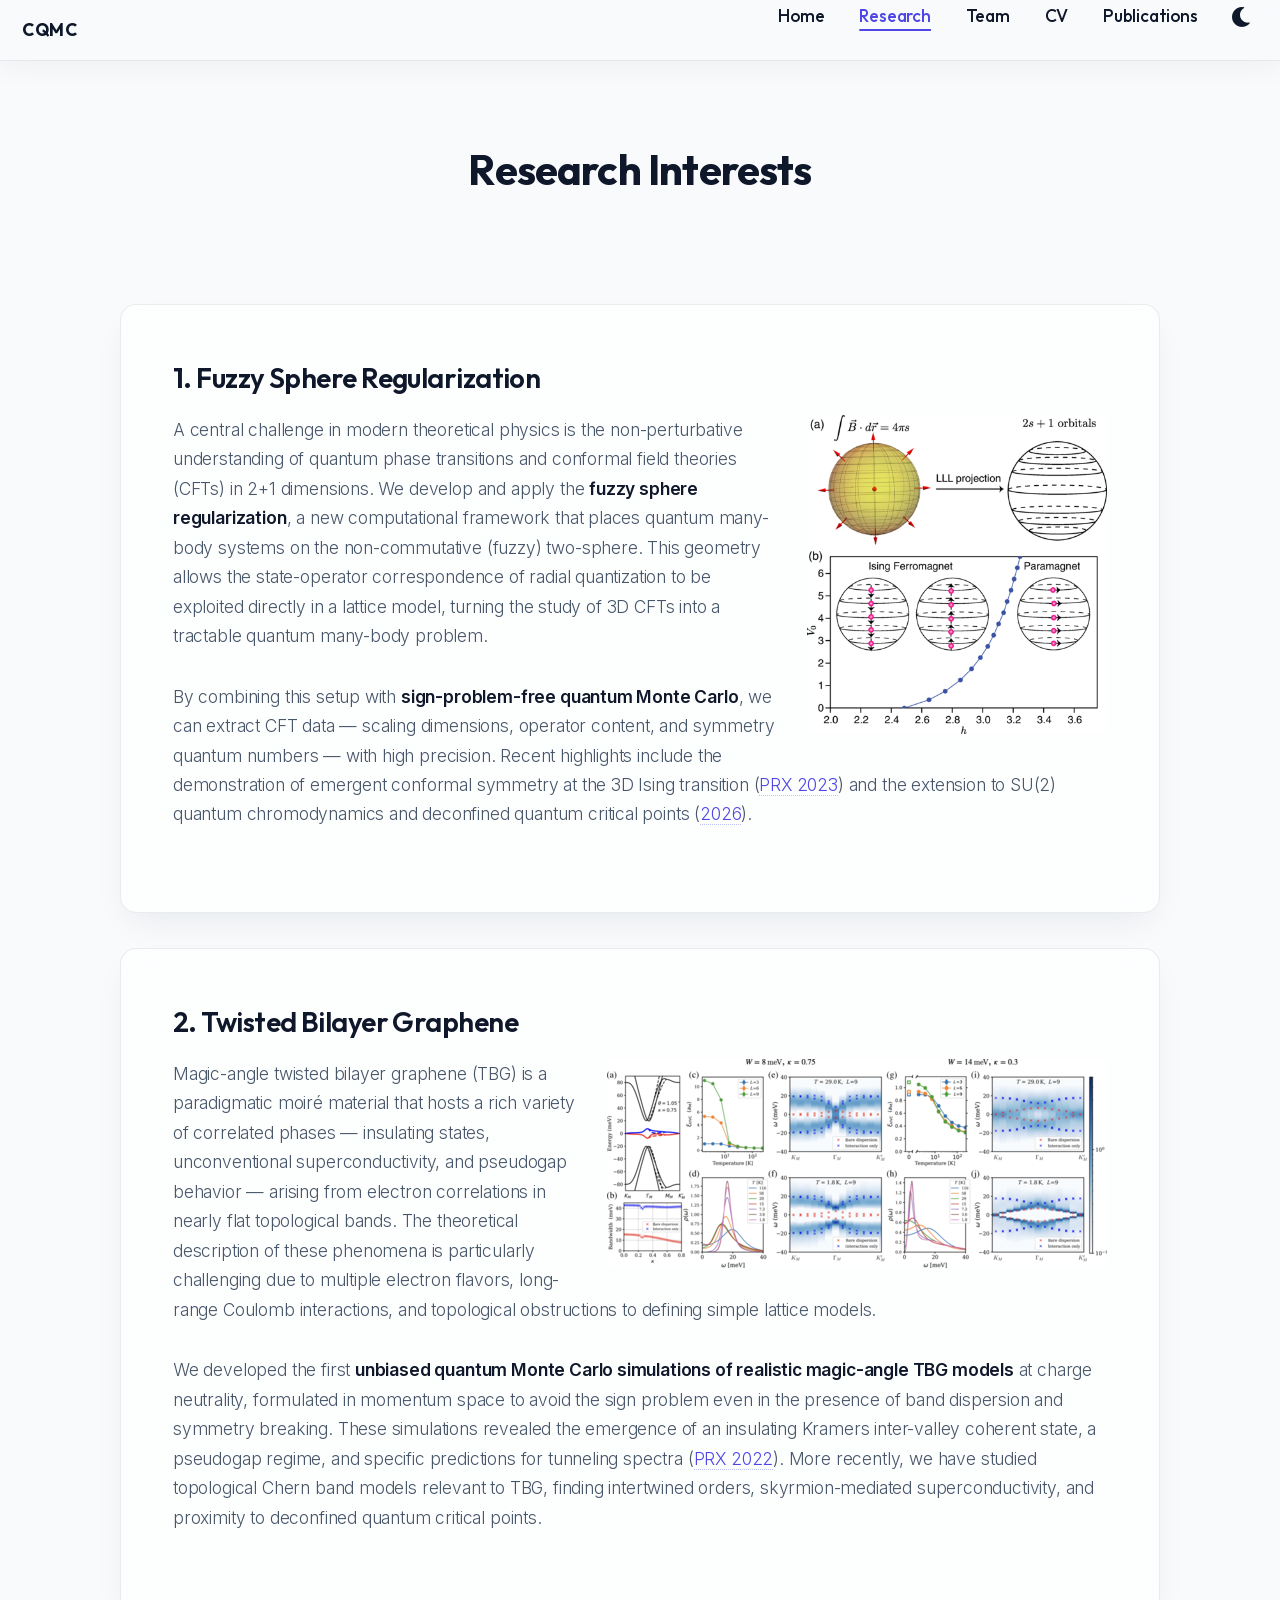
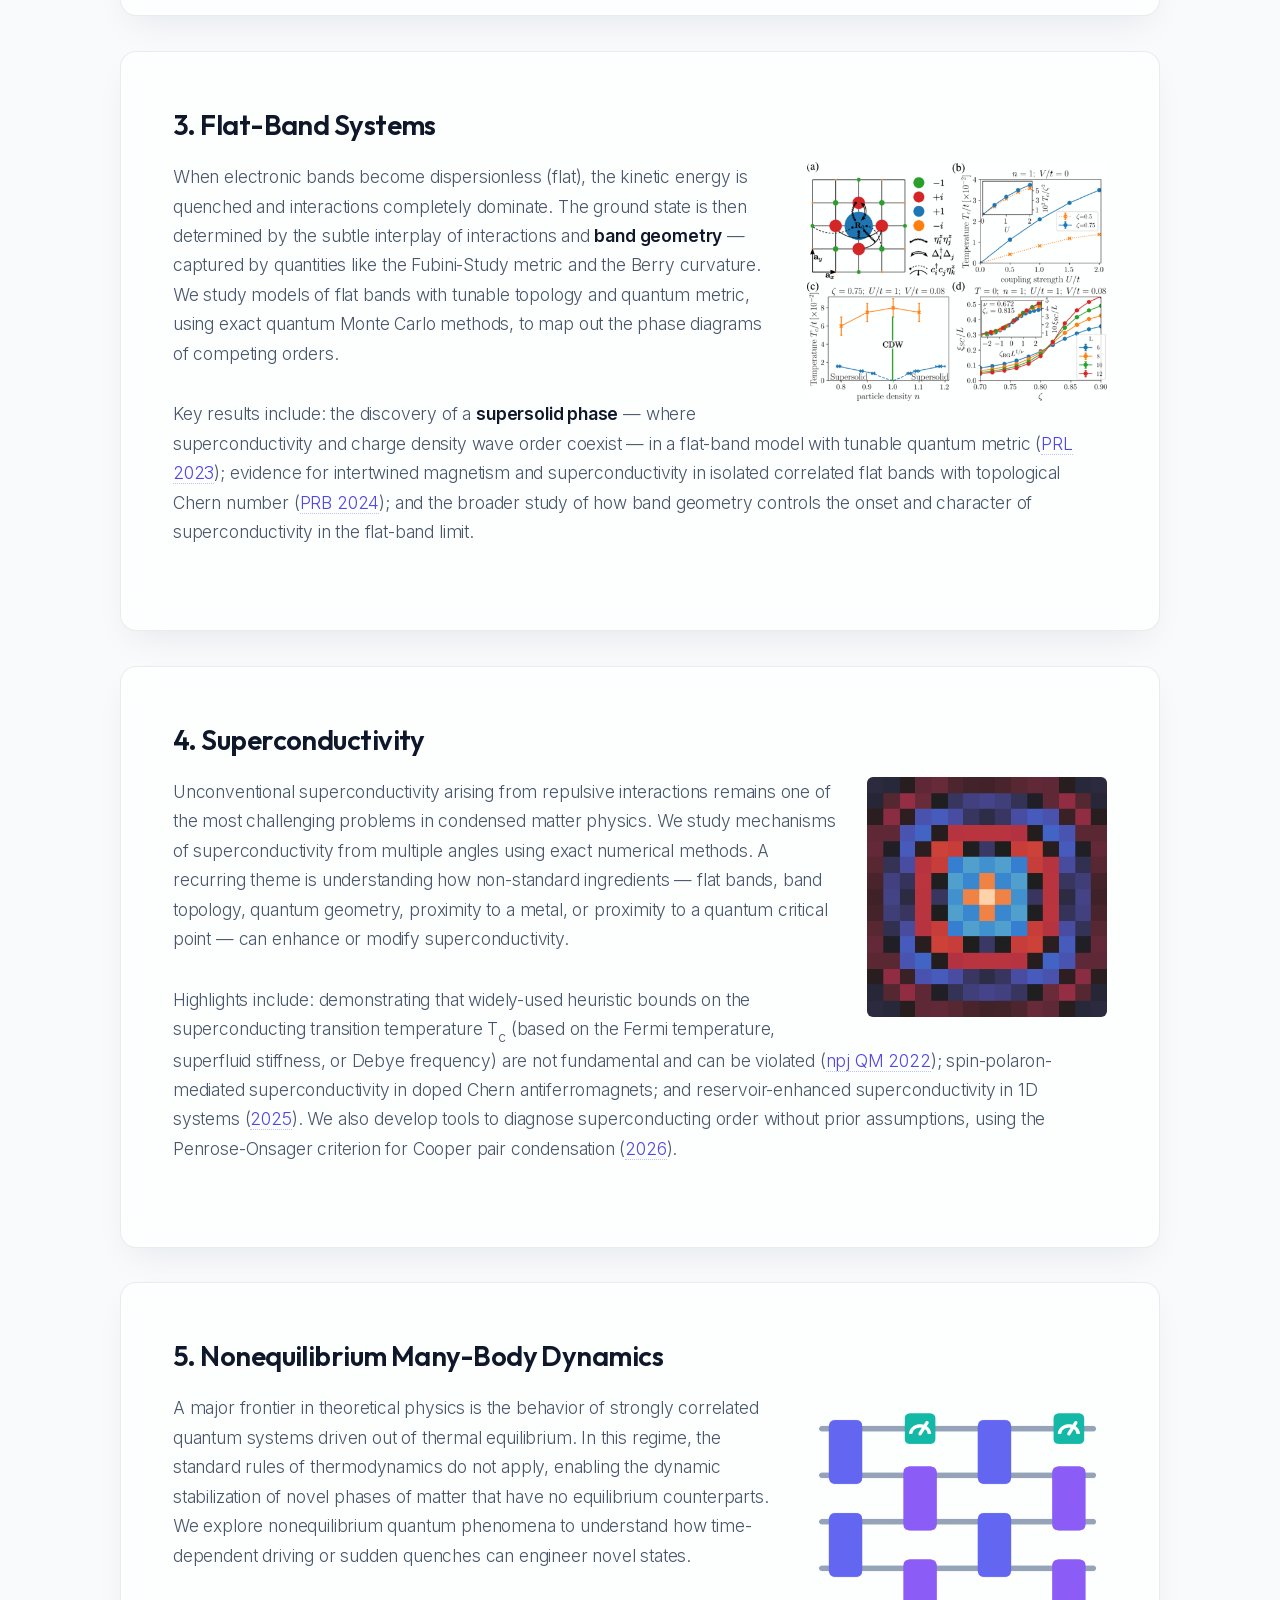
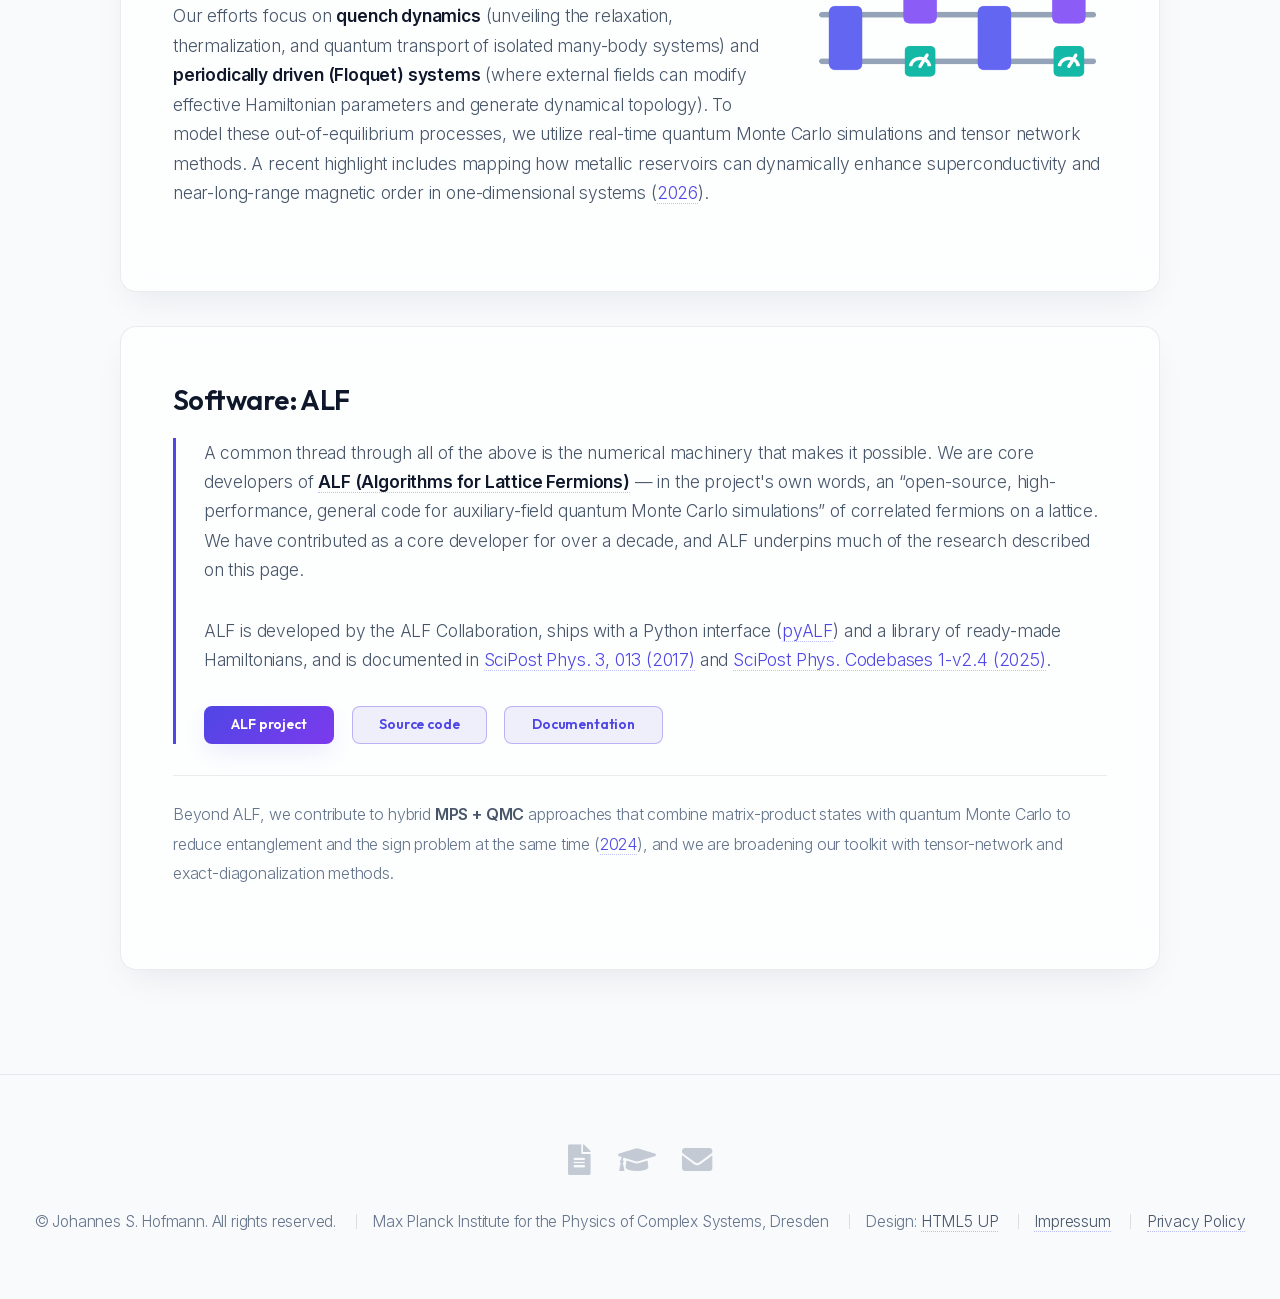
<file: research.html>
<!DOCTYPE HTML>
<!--
	Alpha by HTML5 UP — adapted for CQMC Group website
-->
<html lang="en">

<head>
    <title>Research — CQMC Group</title>
    <meta charset="utf-8" />
    <meta name="viewport" content="width=device-width, initial-scale=1" />
    <meta name="description"
        content="Research interests of the CQMC group: fuzzy sphere, twisted bilayer graphene, flat-band systems, and superconductivity." />
    <link rel="icon" href="images/favicon-32.png" sizes="32x32" />
    <link rel="icon" href="images/favicon-16.png" sizes="16x16" />
    <link rel="apple-touch-icon" href="images/apple-touch-icon.png" />

    <!-- Canonical and social-preview URLs use the public GitHub Pages address. -->
    <link rel="canonical" href="https://johanneshofmann87.github.io/research.html" />
    <meta property="og:type" content="website" />
    <meta property="og:site_name" content="CQMC Group" />
    <meta property="og:locale" content="en_GB" />
    <meta property="og:title" content="Research — CQMC Group" />
    <meta property="og:description" content="Research interests of the CQMC group: fuzzy sphere, twisted bilayer graphene, flat-band systems, and superconductivity." />
    <meta property="og:url" content="https://johanneshofmann87.github.io/research.html" />
    <meta property="og:image" content="https://johanneshofmann87.github.io/images/og-preview.jpg" />
    <meta property="og:image:width" content="1200" />
    <meta property="og:image:height" content="630" />
    <meta property="og:image:alt" content="CQMC — Correlated Quantum Matter Computations, research group of Dr. Johannes S. Hofmann" />
    <meta name="twitter:card" content="summary_large_image" />
    <meta name="twitter:title" content="Research — CQMC Group" />
    <meta name="twitter:description" content="Research interests of the CQMC group: fuzzy sphere, twisted bilayer graphene, flat-band systems, and superconductivity." />
    <meta name="twitter:image" content="https://johanneshofmann87.github.io/images/og-preview.jpg" />

    <link rel="stylesheet" href="assets/css/main.css" />
    <link rel="stylesheet" href="assets/css/custom.css" />
    <script src="assets/js/theme-toggle.js"></script>
    <script src="assets/js/nav-active.js"></script>
</head>

<body class="is-preload">
    <div id="page-wrapper">

        <!-- Header -->
        <header id="header">
            <h1><a href="index.html">CQMC</a></h1>
            <nav id="nav">
                <ul>
                    <li><a href="index.html">Home</a></li>
                    <li><a href="research.html">Research</a></li>
                    <li><a href="team.html">Team</a></li>
                    <li><a href="cv.html">CV</a></li>
                    <li><a href="publications.html">Publications</a></li>
                    <li>
                        <button class="theme-toggle-btn" aria-label="Toggle Theme">
                            <span class="theme-toggle-icon icon solid fa-moon"></span>
                        </button>
                    </li>
                </ul>
            </nav>
        </header>

        <!-- Main -->
        <section id="main" class="container">

            <header class="major">
                <h2>Research Interests</h2>
            </header>

            <!-- Topic 1: Fuzzy Sphere -->
            <section class="box" id="fuzzy-sphere">
                <h3>1. Fuzzy Sphere Regularization</h3>
                <div style="display: block;">
                    <img loading="lazy" src="images/fuzzy-sphere.png" alt="Fuzzy Sphere"
                        style="width:300px; max-width:100%; border-radius:6px; float: right; margin: 0 0 1em 1.5em;" />
                    <p>
                        A central challenge in modern theoretical physics is the non-perturbative understanding of
                        quantum
                        phase transitions and conformal field theories (CFTs) in 2+1 dimensions. We develop and
                        apply the
                        <strong>fuzzy sphere regularization</strong>, a new computational framework that places
                        quantum
                        many-body systems on the non-commutative (fuzzy) two-sphere. This geometry allows the
                        state-operator
                        correspondence of radial quantization to be exploited directly in a lattice model, turning
                        the study
                        of 3D CFTs into a tractable quantum many-body problem.
                    </p>
                    <p>
                        By combining this setup with <strong>sign-problem-free quantum Monte Carlo</strong>, we can
                        extract
                        CFT data — scaling dimensions, operator content, and symmetry quantum numbers — with high
                        precision.
                        Recent highlights include the demonstration of emergent conformal symmetry at the 3D Ising
                        transition (<a href="https://arxiv.org/abs/2210.13482" target="_blank">PRX 2023</a>) and the
                        extension to SU(2) quantum chromodynamics and deconfined quantum critical points (<a
                            href="https://arxiv.org/abs/2602.11255" target="_blank">2026</a>).
                    </p>
                </div>
            </section>

            <!-- Topic 2: Twisted Bilayer Graphene -->
            <section class="box" id="twisted-bilayer-graphene">
                <h3>2. Twisted Bilayer Graphene</h3>
                <div style="display: block;">
                    <img loading="lazy" src="images/tbg.png" alt="Twisted Bilayer Graphene"
                        style="width:500px; max-width:100%; border-radius:6px; float:right; margin: 0 0 1em 1.5em;" />
                    <p>
                        Magic-angle twisted bilayer graphene (TBG) is a paradigmatic moiré material that hosts a
                        rich
                        variety of correlated phases — insulating states, unconventional superconductivity, and
                        pseudogap
                        behavior — arising from electron correlations in nearly flat topological bands. The
                        theoretical
                        description of these phenomena is particularly challenging due to multiple electron flavors,
                        long-range Coulomb interactions, and topological obstructions to defining simple lattice
                        models.
                    </p>
                    <p>
                        We developed the first <strong>unbiased quantum Monte Carlo simulations of realistic
                            magic-angle TBG
                            models</strong> at charge neutrality, formulated in momentum space to avoid the sign
                        problem
                        even in the presence of band dispersion and symmetry breaking. These simulations revealed
                        the
                        emergence of an insulating Kramers inter-valley coherent state, a pseudogap regime, and
                        specific
                        predictions for tunneling spectra (<a href="https://arxiv.org/abs/2105.12112"
                            target="_blank">PRX
                            2022</a>). More recently, we have studied topological Chern band models relevant to TBG,
                        finding
                        intertwined orders, skyrmion-mediated superconductivity, and proximity to deconfined quantum
                        critical points.
                    </p>
                </div>
            </section>

            <!-- Topic 3: Flat-Band Systems -->
            <section class="box" id="flat-band-systems">
                <h3>3. Flat-Band Systems</h3>
                <div style="display: block;">
                    <img loading="lazy" src="images/flatband-sc.png" alt="Flat-Band Superconductivity"
                        style="width:300px; max-width:100%; border-radius:6px; float: right; margin: 0 0 1em 1.5em;" />
                    <p>
                        When electronic bands become dispersionless (flat), the kinetic energy is quenched and
                        interactions
                        completely dominate. The ground state is then determined by the subtle interplay of
                        interactions and
                        <strong>band geometry</strong> — captured by quantities like the Fubini-Study metric and the
                        Berry
                        curvature. We study models of flat bands with tunable topology and quantum metric, using
                        exact
                        quantum Monte Carlo methods, to map out the phase diagrams of competing orders.
                    </p>
                    <p>
                        Key results include: the discovery of a <strong>supersolid phase</strong> — where
                        superconductivity
                        and charge density wave order coexist — in a flat-band model with tunable quantum metric (<a
                            href="https://arxiv.org/abs/2204.02994" target="_blank">PRL 2023</a>); evidence for
                        intertwined
                        magnetism and superconductivity in isolated correlated flat bands with topological Chern
                        number (<a href="https://arxiv.org/abs/2402.09506" target="_blank">PRB 2024</a>); and the
                        broader study of
                        how band geometry controls the onset and character of superconductivity in the flat-band
                        limit.
                    </p>
                </div>
            </section>

            <!-- Topic 4: Superconductivity -->
            <section class="box" id="superconductivity">
                <h3>4. Superconductivity</h3>
                <div style="display: block;">
                    <img loading="lazy" src="images/cooper_pair_thumbnail.png"
                        alt="Cooper pair wave function on a lattice, showing alternating sign lobes in real space"
                        style="width:240px; max-width:100%; border-radius:6px; float: right; margin: 0 0 1em 1.5em;" />
                    <p>
                        Unconventional superconductivity arising from repulsive interactions remains one of the most
                        challenging problems in condensed matter physics. We study mechanisms of superconductivity from
                        multiple angles using exact numerical methods. A recurring theme is understanding how
                        non-standard
                        ingredients — flat bands, band topology, quantum geometry, proximity to a metal, or proximity to
                        a
                        quantum critical point — can enhance or modify superconductivity.
                    </p>
                    <p>
                        Highlights include: demonstrating that widely-used heuristic bounds on the superconducting
                        transition temperature T<sub>c</sub> (based on the Fermi temperature, superfluid stiffness, or
                        Debye
                        frequency) are not fundamental and can be violated (<a href="https://arxiv.org/abs/2105.09322"
                            target="_blank">npj QM 2022</a>); spin-polaron-mediated superconductivity in doped Chern
                        antiferromagnets; and reservoir-enhanced superconductivity in 1D systems (<a
                            href="https://arxiv.org/abs/2507.18707" target="_blank">2025</a>). We also develop tools to
                        diagnose superconducting order without prior assumptions, using the Penrose-Onsager criterion
                        for
                        Cooper pair condensation (<a href="https://arxiv.org/abs/2601.18868"
                            target="_blank">2026</a>).
                    </p>
                </div>
            </section>

            <!-- Topic 5: Nonequilibrium Many-Body Dynamics -->
            <section class="box" id="nonequilibrium-dynamics">
                <h3>5. Nonequilibrium Many-Body Dynamics</h3>
                <div style="display: block;">
                    <img loading="lazy" src="images/circuit_thumbnail.png"
                        alt="Brickwork quantum circuit: two-site gates on alternating links with measurements on the boundary sites"
                        style="width:300px; max-width:100%; border-radius:6px; float: right; margin: 0 0 1em 1.5em;" />
                    <p>
                        A major frontier in theoretical physics is the behavior of strongly correlated quantum systems driven 
                        out of thermal equilibrium. In this regime, the standard rules of thermodynamics do not apply, 
                        enabling the dynamic stabilization of novel phases of matter that have no equilibrium counterparts. 
                        We explore nonequilibrium quantum phenomena to understand how time-dependent driving or sudden quenches 
                        can engineer novel states.
                    </p>
                    <p>
                        Our efforts focus on <strong>quench dynamics</strong> (unveiling the relaxation, thermalization, 
                        and quantum transport of isolated many-body systems) and <strong>periodically driven (Floquet) systems</strong> 
                        (where external fields can modify effective Hamiltonian parameters and generate dynamical topology). 
                        To model these out-of-equilibrium processes, we utilize real-time quantum Monte Carlo simulations 
                        and tensor network methods. A recent highlight includes mapping how metallic reservoirs can dynamically 
                        enhance superconductivity and near-long-range magnetic order in one-dimensional systems (<a 
                            href="https://arxiv.org/abs/2602.11153" target="_blank">2026</a>).
                    </p>
                </div>
            </section>

            <!-- Software -->
            <section class="box" id="software">
                <h3>Software: ALF</h3>
                <div class="alf-callout">
                    <p>
                        A common thread through all of the above is the numerical machinery that makes it
                        possible. We are core developers of
                        <a href="https://alf.physik.uni-wuerzburg.de" target="_blank"><strong>ALF
                                (Algorithms for Lattice Fermions)</strong></a> &mdash; in the project's own
                        words, an &ldquo;open-source, high-performance, general code for auxiliary-field
                        quantum Monte Carlo simulations&rdquo; of correlated fermions on a lattice. We have
                        contributed as a core developer for over a decade, and ALF underpins much of the
                        research described on this page.
                    </p>
                    <p>
                        ALF is developed by the ALF Collaboration, ships with a Python interface
                        (<a href="https://github.com/ALF-QMC/pyALF" target="_blank">pyALF</a>) and a library
                        of ready-made Hamiltonians, and is documented in
                        <a href="https://doi.org/10.21468/SciPostPhys.3.2.013" target="_blank">SciPost
                            Phys. 3, 013 (2017)</a> and
                        <a href="https://doi.org/10.21468/SciPostPhysCodeb.1-v2.4" target="_blank">SciPost
                            Phys. Codebases 1-v2.4 (2025)</a>.
                    </p>
                    <ul class="actions alf-actions">
                        <li><a href="https://alf.physik.uni-wuerzburg.de" class="button primary small"
                                target="_blank">ALF project</a></li>
                        <li><a href="https://github.com/ALF-QMC/ALF" class="button alt small"
                                target="_blank">Source code</a></li>
                        <li><a href="https://alf.physik.uni-wuerzburg.de/page/documentation"
                                class="button alt small" target="_blank">Documentation</a></li>
                    </ul>
                </div>
                <p class="software-note">
                    Beyond ALF, we contribute to hybrid <strong>MPS&nbsp;+&nbsp;QMC</strong> approaches that
                    combine matrix-product states with quantum Monte Carlo to reduce entanglement and the
                    sign problem at the same time (<a href="https://arxiv.org/abs/2411.00480"
                        target="_blank">2024</a>), and we are broadening our toolkit with tensor-network and
                    exact-diagonalization methods.
                </p>
            </section>

        </section>

        <!-- Footer -->
        <footer id="footer">
            <ul class="icons">
                <li><a href="https://arxiv.org/a/hofmann_j_2" class="icon solid fa-file-alt" target="_blank"><span
                            class="label">arXiv</span></a></li>
                <li><a href="https://scholar.google.com/citations?user=z5p5AsgAAAAJ"
                        class="icon solid fa-graduation-cap" target="_blank"><span class="label">Google
                            Scholar</span></a></li>
                <li><a href="mailto:jhofmann@pks.mpg.de" class="icon solid fa-envelope"><span
                            class="label">Email</span></a></li>
            </ul>
            <ul class="copyright">
                <li>&copy; Johannes S. Hofmann. All rights reserved.</li>
                <li>Max Planck Institute for the Physics of Complex Systems, Dresden</li>
                <li>Design: <a href="https://html5up.net">HTML5 UP</a></li>
                <li><a href="impressum.html">Impressum</a></li>
                <li><a href="privacy.html">Privacy Policy</a></li>
            </ul>
        </footer>

    </div>

    <!-- Scripts -->
    <script src="assets/js/jquery.min.js"></script>
    <script src="assets/js/jquery.dropotron.min.js"></script>
    <script src="assets/js/jquery.scrollex.min.js"></script>
    <script src="assets/js/browser.min.js"></script>
    <script src="assets/js/breakpoints.min.js"></script>
    <script src="assets/js/util.js"></script>
    <script src="assets/js/main.js"></script>

</body>

</html>
</file>
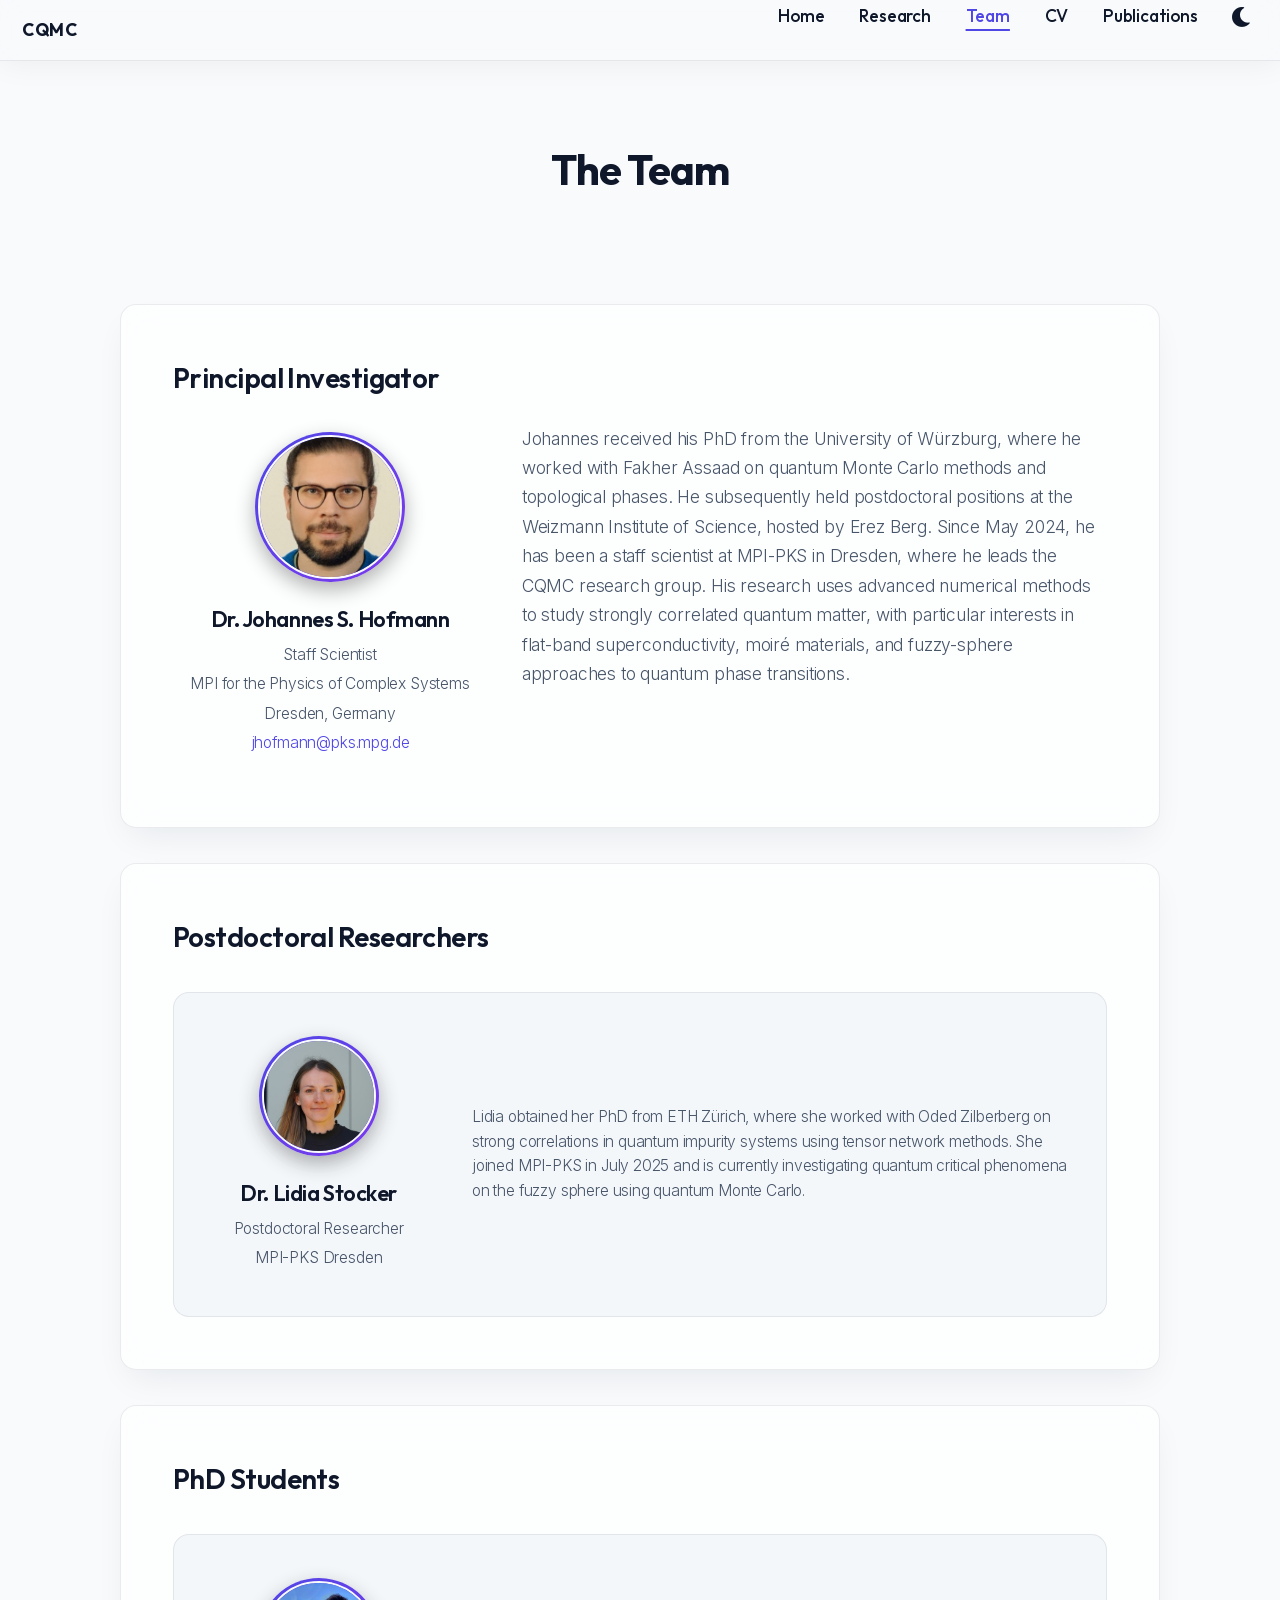
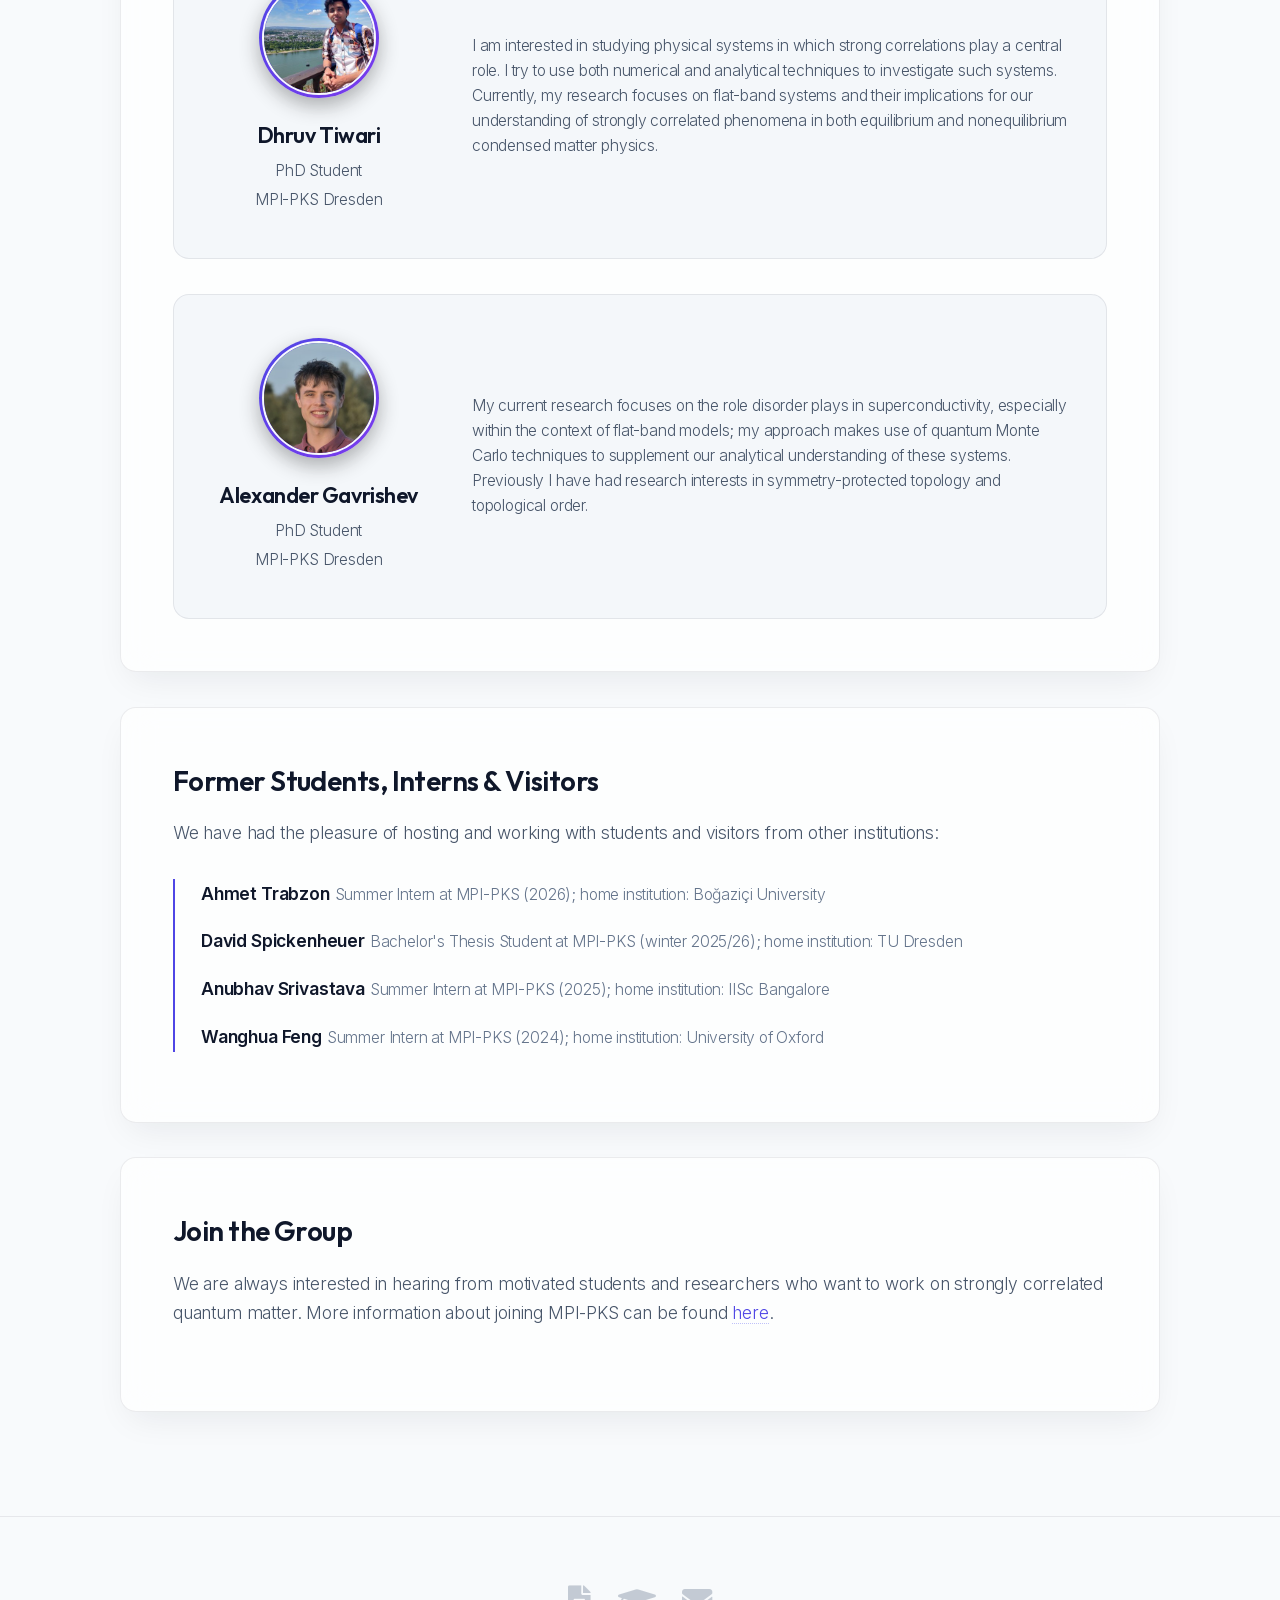
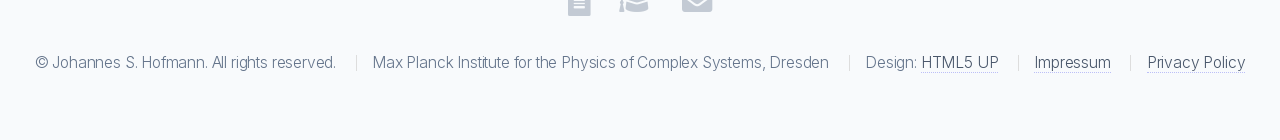
<file: team.html>
<!DOCTYPE HTML>
<!--
	Alpha by HTML5 UP — adapted for CQMC Group website
-->
<html lang="en">

<head>
    <title>Team — CQMC Group</title>
    <meta charset="utf-8" />
    <meta name="viewport" content="width=device-width, initial-scale=1" />
    <meta name="description" content="Members of the CQMC research group at MPI-PKS Dresden." />
    <link rel="icon" href="images/favicon-32.png" sizes="32x32" />
    <link rel="icon" href="images/favicon-16.png" sizes="16x16" />
    <link rel="apple-touch-icon" href="images/apple-touch-icon.png" />

    <!-- Canonical and social-preview URLs use the public GitHub Pages address. -->
    <link rel="canonical" href="https://johanneshofmann87.github.io/team.html" />
    <meta property="og:type" content="website" />
    <meta property="og:site_name" content="CQMC Group" />
    <meta property="og:locale" content="en_GB" />
    <meta property="og:title" content="Team — CQMC Group" />
    <meta property="og:description" content="Members of the CQMC research group at MPI-PKS Dresden." />
    <meta property="og:url" content="https://johanneshofmann87.github.io/team.html" />
    <meta property="og:image" content="https://johanneshofmann87.github.io/images/og-preview.jpg" />
    <meta property="og:image:width" content="1200" />
    <meta property="og:image:height" content="630" />
    <meta property="og:image:alt" content="CQMC — Correlated Quantum Matter Computations, research group of Dr. Johannes S. Hofmann" />
    <meta name="twitter:card" content="summary_large_image" />
    <meta name="twitter:title" content="Team — CQMC Group" />
    <meta name="twitter:description" content="Members of the CQMC research group at MPI-PKS Dresden." />
    <meta name="twitter:image" content="https://johanneshofmann87.github.io/images/og-preview.jpg" />

    <link rel="stylesheet" href="assets/css/main.css" />
    <link rel="stylesheet" href="assets/css/custom.css" />
    <script src="assets/js/theme-toggle.js"></script>
    <script src="assets/js/nav-active.js"></script>
</head>

<body class="is-preload">
    <div id="page-wrapper">

        <!-- Header -->
        <header id="header">
            <h1><a href="index.html">CQMC</a></h1>
            <nav id="nav">
                <ul>
                    <li><a href="index.html">Home</a></li>
                    <li><a href="research.html">Research</a></li>
                    <li><a href="team.html">Team</a></li>
                    <li><a href="cv.html">CV</a></li>
                    <li><a href="publications.html">Publications</a></li>
                    <li>
                        <button class="theme-toggle-btn" aria-label="Toggle Theme">
                            <span class="theme-toggle-icon icon solid fa-moon"></span>
                        </button>
                    </li>
                </ul>
            </nav>
        </header>

        <!-- Main -->
        <section id="main" class="container">

            <header class="major">
                <h2>The Team</h2>
            </header>

            <!-- PI -->
            <section class="box">
                <h3>Principal Investigator</h3>
                <div style="display:flex; gap:2em; align-items:flex-start; flex-wrap:wrap; justify-content:center;">
                    <!-- Photo + name/contact -->
                    <div class="person-card" style="flex:0 0 auto; min-width:180px; background:transparent; border:none; box-shadow:none; padding:1em;">
                        <div class="avatar-wrapper large-avatar">
                            <img loading="lazy" src="images/Johannes-Hofmann.jpeg" alt="Dr. Johannes S. Hofmann" />
                        </div>
                        <h4>Dr. Johannes S. Hofmann</h4>
                        <p>Staff Scientist<br />
                            MPI for the Physics of Complex Systems<br />
                            Dresden, Germany<br />
                            <a href="mailto:jhofmann@pks.mpg.de">jhofmann@pks.mpg.de</a>
                        </p>
                    </div>
                    <!-- Bio text -->
                    <div style="flex:1 1 300px; padding-top:0.5em;">
                        <p>
                            Johannes received his PhD from the University of Würzburg, where he worked with Fakher
                            Assaad on quantum Monte Carlo methods and topological phases. He subsequently held
                            postdoctoral positions at the Weizmann Institute of Science, hosted by Erez Berg. Since May
                            2024, he has been a staff scientist at MPI-PKS in Dresden, where he leads the CQMC research
                            group. His research uses advanced numerical methods to study strongly correlated quantum
                            matter, with particular interests in flat-band superconductivity, moiré materials, and
                            fuzzy-sphere approaches to quantum phase transitions.
                        </p>
                    </div>
                </div>
            </section>


            <!-- Postdocs -->
            <section class="box">
                <h3>Postdoctoral Researchers</h3>
                <div class="person-grid">
                    <div class="person-card">
                        <div class="person-id">
                            <div class="avatar-wrapper">
                                <img loading="lazy" src="images/lidia_cropped.jpg" alt="Dr. Lidia Stocker" />
                            </div>
                            <h4>Dr. Lidia Stocker</h4>
                            <p>Postdoctoral Researcher<br />
                                MPI-PKS Dresden</p>
                        </div>
                        <p class="person-bio">
                            Lidia obtained her PhD from ETH Zürich, where she worked with Oded Zilberberg on strong
                            correlations in quantum impurity systems using tensor network methods. She joined MPI-PKS
                            in July 2025 and is currently investigating quantum critical phenomena on the fuzzy sphere
                            using quantum Monte Carlo.
                        </p>
                    </div>
                </div>
            </section>

            <!-- PhD Students -->
            <section class="box">
                <h3>PhD Students</h3>
                <div class="person-grid">
                    <div class="person-card">
                        <div class="person-id">
                            <div class="avatar-wrapper">
                                <img loading="lazy" src="images/dhruv_cropped.jpg" alt="Dhruv Tiwari" />
                            </div>
                            <h4>Dhruv Tiwari</h4>
                            <p>PhD Student<br />
                                MPI-PKS Dresden</p>
                        </div>
                        <p class="person-bio">
                            I am interested in studying physical systems in which strong correlations play a central
                            role. I try to use both numerical and analytical techniques to investigate such systems.
                            Currently, my research focuses on flat-band systems and their implications for our
                            understanding of strongly correlated phenomena in both equilibrium and nonequilibrium
                            condensed matter physics.
                        </p>
                    </div>
                    <div class="person-card">
                        <div class="person-id">
                            <div class="avatar-wrapper">
                                <img loading="lazy" src="images/alexander_cropped.jpg" alt="Alexander Gavrishev" />
                            </div>
                            <h4>Alexander Gavrishev</h4>
                            <p>PhD Student<br />
                                MPI-PKS Dresden</p>
                        </div>
                        <p class="person-bio">
                            My current research focuses on the role disorder plays in superconductivity, especially
                            within the context of flat-band models; my approach makes use of quantum Monte Carlo
                            techniques to supplement our analytical understanding of these systems. Previously I have
                            had research interests in symmetry-protected topology and topological order.
                        </p>
                    </div>
                </div>
            </section>

            <!-- Former students, interns, and visitors -->
            <section class="box">
                <h3>Former Students, Interns &amp; Visitors</h3>
                <p>We have had the pleasure of hosting and working with students and visitors from other institutions:</p>
                <div class="alumni-list">
                    <div class="alumni-item">
                        <strong>Ahmet Trabzon</strong>
                        <span class="alumni-role">Summer Intern at MPI-PKS (2026); home institution: Boğaziçi University</span>
                    </div>
                    <div class="alumni-item">
                        <strong>David Spickenheuer</strong>
                        <span class="alumni-role">Bachelor's Thesis Student at MPI-PKS (winter 2025/26); home institution: TU Dresden</span>
                    </div>
                    <div class="alumni-item">
                        <strong>Anubhav Srivastava</strong>
                        <span class="alumni-role">Summer Intern at MPI-PKS (2025); home institution: IISc Bangalore</span>
                    </div>
                    <div class="alumni-item">
                        <strong>Wanghua Feng</strong>
                        <span class="alumni-role">Summer Intern at MPI-PKS (2024); home institution: University of Oxford</span>
                    </div>
                </div>
            </section>

            <!-- Join us -->
            <section class="box">
                <h3>Join the Group</h3>
                <p>
                    We are always interested in hearing from motivated students and researchers who want to work on
                    strongly correlated quantum matter. More information about joining MPI-PKS can be found
                    <a href="https://www.pks.mpg.de/work-with-us" target="_blank">here</a>.
                </p>
            </section>

        </section>

        <!-- Footer -->
        <footer id="footer">
            <ul class="icons">
                <li><a href="https://arxiv.org/a/hofmann_j_2"
                        class="icon solid fa-file-alt" target="_blank"><span class="label">arXiv</span></a></li>
                <li><a href="https://scholar.google.com/citations?user=z5p5AsgAAAAJ"
                        class="icon solid fa-graduation-cap" target="_blank"><span class="label">Google
                            Scholar</span></a></li>
                <li><a href="mailto:jhofmann@pks.mpg.de" class="icon solid fa-envelope"><span
                            class="label">Email</span></a></li>
            </ul>
            <ul class="copyright">
                <li>&copy; Johannes S. Hofmann. All rights reserved.</li>
                <li>Max Planck Institute for the Physics of Complex Systems, Dresden</li>
                <li>Design: <a href="https://html5up.net">HTML5 UP</a></li>
                <li><a href="impressum.html">Impressum</a></li>
                <li><a href="privacy.html">Privacy Policy</a></li>
            </ul>
        </footer>

    </div>

    <!-- Scripts -->
    <script src="assets/js/jquery.min.js"></script>
    <script src="assets/js/jquery.dropotron.min.js"></script>
    <script src="assets/js/jquery.scrollex.min.js"></script>
    <script src="assets/js/browser.min.js"></script>
    <script src="assets/js/breakpoints.min.js"></script>
    <script src="assets/js/util.js"></script>
    <script src="assets/js/main.js"></script>

</body>

</html>
</file>
<file: assets/css/custom.css>
/* Self-hosted Outfit + Inter. Previously loaded from fonts.googleapis.com, which
   transmitted every visitor's IP to Google; see fonts.css and privacy.html. */
@import url('fonts.css');

/* ==========================================================================
   CQMC Modern styling override sheet
   ========================================================================== */

/* Design Tokens & Theme Variables
   --------------------------------------------------------------------------
   Light is the default. `:root` and `html[data-theme="light"]` previously held
   two byte-identical copies of the same values, so every colour change had to be
   made twice; they are one selector list now. Specificity is still evaluated per
   selector, so `html[data-theme="light"]` (0,1,1) continues to outrank the
   `prefers-color-scheme: dark` block's `:root` (0,1,0) — i.e. choosing light on a
   dark-set system still wins, exactly as before.

   The dark values genuinely must appear twice: once for the media query (the
   no-JS / pre-paint fallback) and once for the explicit `data-theme="dark"`
   attribute that theme-toggle.js sets. Plain CSS has no way to share them.
   ========================================================================== */

/* 1. Light Mode (default, and the explicit light override) */
:root,
html[data-theme="light"] {
    --bg-dark: #f8fafc;
    --bg-card: rgba(255, 255, 255, 0.7);
    --bg-card-hover: rgba(255, 255, 255, 0.95);
    --bg-header: rgba(248, 250, 252, 0.85);
    --border-color: rgba(15, 23, 42, 0.08);
    --border-color-hover: rgba(99, 102, 241, 0.4);

    /* Text Colors */
    --text-primary: #0f172a;
    --text-secondary: #475569;
    --text-muted: #64748b;

    /* Accents & Gradients */
    --accent-indigo: #4f46e5;
    --accent-violet: #7c3aed;
    --accent-teal: #0d9488;
    --accent-blue: #2563eb;

    --grad-primary: linear-gradient(135deg, var(--accent-indigo), var(--accent-violet));
    --grad-secondary: linear-gradient(135deg, var(--accent-teal), var(--accent-blue));

    /* Gradients for text headers */
    --h2-grad: linear-gradient(135deg, #0f172a 30%, #475569 100%);
    --banner-h2-grad: linear-gradient(135deg, #0f172a 40%, var(--accent-indigo) 100%);

    /* Banner Overlay background gradients */
    --banner-overlay-start: rgba(248, 250, 252, 0.30);
    --banner-overlay-end: rgba(248, 250, 252, 0.88);

    /* Banner body text sits on the photo, so it needs more weight than --text-muted */
    --banner-text-muted: #334155;

    /* Shadows */
    --shadow-main: 0 15px 35px -10px rgba(15, 23, 42, 0.08);
    --shadow-glow: 0 10px 25px -5px rgba(99, 102, 241, 0.15);
    --card-shadow: 0 4px 20px -2px rgba(15, 23, 42, 0.05);

    /* Raised surfaces — the cards nested inside a .box (research cards, team
       cards). These used to be a hardcoded dark slate, which showed up as grey
       slabs on the white card in light mode. */
    --surface-raised: rgba(241, 245, 249, 0.75);
    --surface-raised-hover: rgba(226, 232, 240, 0.9);

    /* Secondary ("alt") buttons. Previously white-on-white here, i.e. invisible.
       In light mode they read as a tinted outline button instead. */
    --button-alt-bg: rgba(79, 70, 229, 0.08);
    --button-alt-bg-hover: rgba(79, 70, 229, 0.16);
    --button-alt-text: #4f46e5;
    --button-alt-ring: rgba(79, 70, 229, 0.35);
    --button-alt-ring-hover: rgba(79, 70, 229, 0.6);

    /* Hover border on .box, and the small publication link pills */
    --border-hover-subtle: rgba(15, 23, 42, 0.16);
    --pill-bg: rgba(15, 23, 42, 0.04);
    --pill-text-hover: #4f46e5;

    /* Publication tag labels. The tag text is ~11pt bold — below the WCAG
       "large text" threshold — so it needs 4.5:1 against its own tinted pill.
       The bright dark-mode hues scored 1.9-4.3:1 on a light pill (the amber
       SciPost tag was effectively unreadable), so light mode uses the darker
       step of the same hue ramp. Pill backgrounds and borders are unchanged. */
    --tag-teal: #0f766e;
    --tag-indigo: #4f46e5;
    --tag-pink: #be185d;
    --tag-blue: #1d4ed8;
    --tag-amber: #92400e;
    --tag-violet: #7e22ce;
}

/* 3. Dark Theme Variables (System Preference or Explicit Theme Attribute override) */
@media (prefers-color-scheme: dark) {
    :root {
        --bg-dark: #0a0f1d;
        --bg-card: rgba(22, 30, 49, 0.6);
        --bg-card-hover: rgba(30, 41, 59, 0.45);
        --bg-header: rgba(10, 15, 29, 0.85);
        --border-color: rgba(255, 255, 255, 0.08);
        --border-color-hover: rgba(129, 140, 248, 0.3);
        --text-primary: #f8fafc;
        --text-secondary: #94a3b8;
        --text-muted: #64748b;
        --accent-indigo: #6366f1;
        --accent-violet: #8b5cf6;
        --accent-teal: #14b8a6;
        --accent-blue: #3b82f6;
        --grad-primary: linear-gradient(135deg, var(--accent-indigo), var(--accent-violet));
        --grad-secondary: linear-gradient(135deg, var(--accent-teal), var(--accent-blue));
        --h2-grad: linear-gradient(135deg, #ffffff 30%, #cbd5e1 100%);
        --banner-h2-grad: linear-gradient(135deg, #ffffff 40%, var(--accent-indigo) 100%);
        --banner-overlay-start: rgba(10, 15, 29, 0.45);
        --banner-overlay-end: rgba(10, 15, 29, 0.92);
        --banner-text-muted: #94a3b8;
        --shadow-main: 0 10px 35px -10px rgba(0, 0, 0, 0.5);
        --shadow-glow: 0 10px 25px -5px rgba(99, 102, 241, 0.2);
        --card-shadow: 0 4px 30px rgba(0, 0, 0, 0.2);

        --surface-raised: rgba(30, 41, 59, 0.2);
        --surface-raised-hover: rgba(30, 41, 59, 0.3);

        --button-alt-bg: rgba(255, 255, 255, 0.08);
        --button-alt-bg-hover: rgba(255, 255, 255, 0.16);
        --button-alt-text: #ffffff;
        --button-alt-ring: rgba(255, 255, 255, 0.25);
        --button-alt-ring-hover: rgba(255, 255, 255, 0.45);

        --border-hover-subtle: rgba(255, 255, 255, 0.12);
        --pill-bg: rgba(255, 255, 255, 0.05);
        --pill-text-hover: #ffffff;

        --tag-teal: #14b8a6;
        --tag-indigo: #818cf8;
        --tag-pink: #f472b6;
        --tag-blue: #60a5fa;
        --tag-amber: #f59e0b;
        --tag-violet: #c084fc;
    }
}

html[data-theme="dark"] {
    --bg-dark: #0a0f1d;
    --bg-card: rgba(22, 30, 49, 0.6);
    --bg-card-hover: rgba(30, 41, 59, 0.45);
    --bg-header: rgba(10, 15, 29, 0.85);
    --border-color: rgba(255, 255, 255, 0.08);
    --border-color-hover: rgba(129, 140, 248, 0.3);
    --text-primary: #f8fafc;
    --text-secondary: #94a3b8;
    --text-muted: #64748b;
    --accent-indigo: #6366f1;
    --accent-violet: #8b5cf6;
    --accent-teal: #14b8a6;
    --accent-blue: #3b82f6;
    --grad-primary: linear-gradient(135deg, var(--accent-indigo), var(--accent-violet));
    --grad-secondary: linear-gradient(135deg, var(--accent-teal), var(--accent-blue));
    --h2-grad: linear-gradient(135deg, #ffffff 30%, #cbd5e1 100%);
    --banner-h2-grad: linear-gradient(135deg, #ffffff 40%, var(--accent-indigo) 100%);
    --banner-overlay-start: rgba(10, 15, 29, 0.45);
    --banner-overlay-end: rgba(10, 15, 29, 0.92);
    --banner-text-muted: #94a3b8;
    --shadow-main: 0 10px 35px -10px rgba(0, 0, 0, 0.5);
    --shadow-glow: 0 10px 25px -5px rgba(99, 102, 241, 0.2);
    --card-shadow: 0 4px 30px rgba(0, 0, 0, 0.2);

    --surface-raised: rgba(30, 41, 59, 0.2);
    --surface-raised-hover: rgba(30, 41, 59, 0.3);

    --button-alt-bg: rgba(255, 255, 255, 0.08);
    --button-alt-bg-hover: rgba(255, 255, 255, 0.16);
    --button-alt-text: #ffffff;
    --button-alt-ring: rgba(255, 255, 255, 0.25);
    --button-alt-ring-hover: rgba(255, 255, 255, 0.45);

    --border-hover-subtle: rgba(255, 255, 255, 0.12);
    --pill-bg: rgba(255, 255, 255, 0.05);
    --pill-text-hover: #ffffff;

    --tag-teal: #14b8a6;
    --tag-indigo: #818cf8;
    --tag-pink: #f472b6;
    --tag-blue: #60a5fa;
    --tag-amber: #f59e0b;
    --tag-violet: #c084fc;
}

/* Core Overrides */
html, body {
    background-color: var(--bg-dark) !important;
    color: var(--text-secondary) !important;
    font-family: 'Inter', sans-serif !important;
    font-size: 15pt !important;
    line-height: 1.7em !important;
    letter-spacing: -0.01em !important;
}

body.landing {
    background-color: var(--bg-dark) !important;
}

#page-wrapper {
    background: transparent !important;
}

/* Typography */
h1, h2, h3, h4, h5, h6 {
    font-family: 'Outfit', sans-serif !important;
    color: var(--text-primary) !important;
    font-weight: 600 !important;
    letter-spacing: -0.02em !important;
}

h2 {
    font-size: 2.4em !important;
    font-weight: 700 !important;
    color: var(--text-primary) !important;
    margin-bottom: 0.8em !important;
}

h3 {
    font-size: 1.6em !important;
    font-weight: 600 !important;
    margin-bottom: 0.6em !important;
}

p {
    margin-bottom: 1.8em !important;
}

/* main.css sets `strong, b { color: #646464; font-weight: 400 }`, a fixed mid-grey at
   normal weight. That renders emphasis *dimmer* than body text in dark mode and
   lighter than it in light mode — in both cases de-emphasising the word instead of
   emphasising it. Deliberately declared without !important so that the more specific
   rules further down (.pub-authors strong, .cv-entry-body strong, .alumni-item strong)
   keep their own colours and only inherit the restored weight. */
strong, b {
    color: var(--text-primary);
    font-weight: 600;
}

a {
    color: var(--accent-indigo);
    border-bottom: 1px dotted rgba(99, 102, 241, 0.4);
    transition: all 0.2s ease-in-out;
}

a:hover {
    color: var(--accent-violet);
    border-bottom-color: transparent;
    text-shadow: 0 0 10px rgba(139, 92, 246, 0.2);
}

/* Header / Navigation */
#header {
    background: var(--bg-header) !important;
    backdrop-filter: blur(12px) !important;
    border-bottom: 1px solid var(--border-color) !important;
    box-shadow: 0 4px 30px rgba(0, 0, 0, 0.05) !important;
    color: var(--text-primary) !important;
    height: 3.5em !important;
    line-height: 3.5em !important;
    transition: all 0.3s ease-in-out !important;
}

#header h1 a {
    font-family: 'Outfit', sans-serif !important;
    font-weight: 700 !important;
    letter-spacing: 0.05em !important;
    color: var(--text-primary) !important;
}

#header.alt {
    background: transparent !important;
    border-bottom-color: transparent !important;
    box-shadow: none !important;
}

#nav > ul > li > a {
    color: var(--text-primary) !important;
    font-family: 'Outfit', sans-serif !important;
    font-weight: 500 !important;
    border-bottom: none !important;
}

#nav > ul > li:hover > a {
    color: var(--accent-indigo) !important;
}

/* Banner / Hero Section */
#banner {
    background-image: linear-gradient(var(--banner-overlay-start), var(--banner-overlay-end)), url("../../images/banner_pxl1_bottom.jpg") !important;
    /* The photo is 1920x840 (2.29:1), wider than any window, so `cover` always fits it
       by height: the crop happens horizontally and the X value is the only one that acts.
       30% anchors the visible window on the institute (8-42% of the image) instead of the
       utility pole at dead centre, and because it is a percentage the offset scales with
       however much gets cropped -- the blossoms (56-79%) stay in frame until ~600px wide.
       The Y value is inert at most widths; it only bites in the 1280px padding step. */
    background-position: 30% 30% !important;
    padding: 14em 0 14em 0 !important;
    border-bottom: 1px solid var(--border-color) !important;
}

#banner h2 {
    font-size: 3.8em !important;
    font-weight: 800 !important;
    color: var(--text-primary) !important;
    line-height: 1.1em !important;
    margin-bottom: 0.3em !important;
}

#banner h3 {
    font-size: 1.8em !important;
    font-weight: 400 !important;
    color: var(--text-secondary) !important;
    margin-bottom: 0.5em !important;
}

#banner p {
    font-size: 1.15em !important;
    color: var(--banner-text-muted) !important;
}

/* Modernized Buttons with Crystal-Clear Contrast */
input[type="submit"],
input[type="reset"],
input[type="button"],
.button,
.button.primary,
#banner .button,
#banner .button.primary {
    background: var(--grad-primary) !important;
    color: #ffffff !important;
    border-radius: 8px !important;
    font-family: 'Outfit', sans-serif !important;
    font-weight: 600 !important;
    border: none !important;
    box-shadow: var(--shadow-glow) !important;
    text-shadow: none !important;
    transition: all 0.3s cubic-bezier(0.16, 1, 0.3, 1) !important;
}

input[type="submit"]:hover,
input[type="reset"]:hover,
input[type="button"]:hover,
.button:hover,
.button.primary:hover,
#banner .button:hover,
#banner .button.primary:hover {
    transform: translateY(-2px) !important;
    box-shadow: 0 15px 30px -5px rgba(99, 102, 241, 0.4) !important;
    filter: brightness(1.1);
    color: #ffffff !important;
}

.button.alt,
#banner .button.alt {
    background: var(--button-alt-bg) !important;
    box-shadow: inset 0 0 0 1px var(--button-alt-ring) !important;
    color: var(--button-alt-text) !important;
}

.button.alt:hover,
#banner .button.alt:hover {
    background: var(--button-alt-bg-hover) !important;
    box-shadow: inset 0 0 0 1px var(--button-alt-ring-hover) !important;
    color: var(--button-alt-text) !important;
}

/* Glassmorphic Container (.box) */
.box {
    background: var(--bg-card) !important;
    border: 1px solid var(--border-color) !important;
    backdrop-filter: blur(16px) !important;
    -webkit-backdrop-filter: blur(16px) !important;
    border-radius: 16px !important;
    box-shadow: var(--shadow-main) !important;
    color: var(--text-secondary) !important;
    padding: 3em !important;
    margin-bottom: 2em !important;
    transition: border-color 0.3s ease;
}

.box:hover {
    border-color: var(--border-hover-subtle) !important;
}

/* Special features cards */
.box.special.features {
    padding: 3.5em 3em !important;
}

/* Card grid. A wrapping flexbox rather than CSS Grid, because grid has no way
   to centre a short final row: the five research cards land 3+2, and the two
   stragglers used to sit hard against the left edge with a card-sized hole on
   the right. Flex splits the leftover space of the last line via
   `justify-content: center` instead.

   That means the column count has to be spelled out per breakpoint (auto-fit
   has no flex equivalent), and the thresholds below are measured, not guessed:
   the row is 1078px wide at a 1440px viewport, 892px at 1100, 739px at 900,
   576px at 737 and 653px at 736 (the body font-size drops to 11pt there, so the
   container widens again). Those are exactly the points where the old
   `minmax(min(280px, 100%), 1fr)` tracks changed count, so the cards still wrap
   1 / 2 / 3-up at the same widths as before — only the alignment of an
   incomplete last row is different. */
.features-row {
    border: none !important;
    margin: 0 !important;
    display: flex;
    flex-wrap: wrap;
    justify-content: center;
    gap: 1.5em;
    align-items: stretch;
}

/* main.css gives every .features-row a clearfix ::after. Harmless while this
   was a grid; in a flex container the pseudo-element becomes a flex item and
   would push the centred last row off by one gap. */
.box.features .features-row:after {
    display: none !important;
}

/* The highlighted publications are two stacked .features-row elements, so the
   flex `gap` never applies between them — under the old grid their spacing came
   from the implicit row the clearfix ::after left behind, which the rule above
   removes. Restate it as a margin that matches the gap inside a row, so the
   vertical and horizontal spacing of the 2x2 block agree. */
.features-row + .features-row {
    margin-top: 1.5em !important;
}

/* The flex items are the <section>s, not the <a> wrappers — .research-card-link
   is display:contents. Research cards are therefore matched through the link,
   publication cards as direct children, which is what lets the two rows keep
   different column counts below. `min-width: 0` overrides the min-content floor
   flex items get by default, so a long unbroken word cannot widen a card past
   its share of the row. */
.features-row > section,
.features-row > .research-card-link > section {
    flex: 0 1 100%;
    min-width: 0;
}

/* 2-up. 745px is where two 280px tracks started to fit; the 661-736px band is
   the same threshold recomputed for the smaller phone font-size (and its
   narrower 1.25em gap). Publication rows go 2-up from 737px, where they always
   did, and stay single-column below. */
@media screen and (min-width: 745px) {
    .features-row > .research-card-link > section {
        flex-basis: calc((100% - 1.5em) / 2);
    }
}

@media screen and (min-width: 661px) and (max-width: 736px) {
    .features-row > .research-card-link > section {
        flex-basis: calc((100% - 1.25em) / 2);
    }
}

@media screen and (min-width: 737px) {
    .features-row.pub-row > section {
        flex-basis: calc((100% - 1.5em) / 2);
    }
}

/* 3-up research cards. Publication rows keep the 2-up basis set above. */
@media screen and (min-width: 1100px) {
    .features-row > .research-card-link > section {
        flex-basis: calc((100% - 3em) / 3);
    }
}

/* Highlighted-publication figures. A fixed aspect ratio rather than a fixed
   max-height: with only the height capped, the box's shape followed the card
   width, so object-fit cropped a different slice of each figure at every window
   size. The images are dedicated panel crops (images/pub_*.png), and `contain`
   letterboxes those whose shape differs from 12:5 on white, matching the
   figures' own background. */
.pub-row .pub-thumb {
    display: block;
    width: 100%;
    aspect-ratio: 12 / 5;
    object-fit: contain;
    background: #fff;
    border-radius: 4px;
    margin-bottom: 1em;
}

/* Team strip on the homepage. Four members used to wrap 3+1 and orphan the
   fourth. Explicit column counts rather than auto-fit: with exactly four items
   auto-fit produces a 3+1 orphan again in the 600-800px band, whereas 2 or 4
   columns always divide evenly. */
.home-team-grid {
    display: grid;
    grid-template-columns: repeat(2, 1fr);
    gap: 2.4em 1.5em;
    text-align: center;
    margin-bottom: 2em;
}

@media screen and (min-width: 981px) {
    .home-team-grid { grid-template-columns: repeat(4, 1fr); }
}

.research-card-link {
    text-decoration: none !important;
    border-bottom: none !important;
    color: inherit !important;
    display: contents; /* lets the inner <section> participate in flexbox as if the <a> weren't there */
}

/* Hide the legacy theme separator lines and borders inside features */
.box.features .features-row section:nth-child(2n):before,
.box.features .features-row section::before {
    display: none !important;
}

.box.features .features-row section {
    border-top: 0 !important;
}

.features-row section {
    border: 1px solid var(--border-color) !important;
    background: var(--surface-raised) !important;
    border-radius: 12px !important;
    padding: 2.2em 2em !important;
    float: none !important;
    width: auto !important;
    margin: 0 !important;
    transition: all 0.3s cubic-bezier(0.16, 1, 0.3, 1) !important;
    display: flex;
    flex-direction: column;
    align-items: center;
    text-align: center;
}

@media screen and (max-width: 736px) {
    .box.features .features-row section {
        border-top: 0 !important;
        margin-top: 0 !important;
        padding-top: 2.2em !important;
    }
}

.features-row section:hover {
    transform: translateY(-4px);
    border-color: var(--border-color-hover) !important;
    box-shadow: var(--shadow-glow) !important;
    background: var(--surface-raised-hover) !important;
}

.features-row section h3 {
    margin-top: 0.5em !important;
    font-size: 1.3em !important;
    font-weight: 600 !important;
}

.features-row section p {
    font-size: 0.95em !important;
    margin-bottom: 0 !important;
    color: var(--text-secondary);
}

/* Profile Picture & Initials Avatars */
.avatar-wrapper {
    width: 120px;
    height: 120px;
    border-radius: 50%;
    margin: 0 auto 1.2em auto;
    display: flex;
    align-items: center;
    justify-content: center;
    box-shadow: 0px 8px 20px rgba(0,0,0,0.3);
    position: relative;
    padding: 3px;
    background: linear-gradient(135deg, var(--accent-indigo), var(--accent-violet));
    transition: all 0.3s ease;
}

.avatar-wrapper:hover {
    transform: scale(1.05);
    box-shadow: 0px 12px 25px rgba(99, 102, 241, 0.3);
}

.avatar-wrapper img {
    object-fit: cover;
    width: 100%;
    height: 100%;
    border-radius: 50%;
    border: 2px solid var(--bg-dark);
}

.avatar-fallback {
    width: 100%;
    height: 100%;
    border-radius: 50%;
    border: 2px solid var(--bg-dark);
    display: flex;
    align-items: center;
    justify-content: center;
    font-family: 'Outfit', sans-serif;
    font-weight: 700;
    font-size: 2.2em;
    color: #ffffff;
    text-shadow: 0 2px 4px rgba(0,0,0,0.2);
}

/* Unique Gradients for team fallbacks */
.avatar-ls {
    background: linear-gradient(135deg, #ec4899 0%, #8b5cf6 100%) !important;
}

.avatar-dt {
    background: linear-gradient(135deg, #06b6d4 0%, #10b981 100%) !important;
}

.avatar-ag {
    background: linear-gradient(135deg, #3b82f6 0%, #6366f1 100%) !important;
}

.team-card-link {
    text-decoration: none !important;
    border-bottom: none !important;
    color: inherit !important;
    display: block;
}

.team-card-inner {
    text-align: center;
    transition: all 0.3s ease;
    border-radius: 12px;
    padding: 1em;
}

.team-card-link:hover .team-card-inner {
    transform: translateY(-4px);
    background: rgba(99, 102, 241, 0.08);
}

.team-card-link:hover .avatar-wrapper img {
    box-shadow: 0 0 0 3px var(--accent-indigo), 0 8px 24px rgba(0,0,0,0.3);
}

/* Person grid in team.html. One full-width card per row: with bios the cards
   became tall, and the old auto-fill grid left empty columns next to a section
   with only one or two members. Inside a card, photo/name/position sit in a
   fixed column on the left and the bio fills the rest, mirroring the PI block;
   they stack again on narrow screens (see the 900px query below). */
.person-grid {
    display: grid;
    grid-template-columns: 1fr;
    gap: 2em;
    margin: 2em 0;
}

.person-grid > .person-card {
    display: flex;
    align-items: center;
    gap: 2.5em;
}

/* At least 220px so all photos line up; grows instead of wrapping a long
   name onto two lines at the larger desktop font size. */
.person-grid .person-id {
    flex: 0 0 auto;
    min-width: 220px;
}

.person-grid .person-id h4 {
    white-space: nowrap;
}

.person-grid .person-card p.person-bio {
    flex: 1 1 auto;
    margin-top: 0 !important;
}

@media screen and (max-width: 900px) {
    .person-grid > .person-card {
        display: block;
    }

    .person-grid .person-id h4 {
        white-space: normal;
    }

    .person-grid .person-card p.person-bio {
        margin-top: 1em !important;
    }
}

.person-card {
    text-align: center;
    background: var(--surface-raised);
    border: 1px solid var(--border-color);
    border-radius: 16px;
    padding: 2.5em 2em;
    transition: all 0.3s cubic-bezier(0.16, 1, 0.3, 1);
}

.person-card:hover {
    transform: translateY(-4px);
    border-color: var(--border-color-hover);
    box-shadow: var(--shadow-glow);
    background: var(--surface-raised-hover);
}

.person-card h4 {
    margin: 0.5em 0 0.2em 0 !important;
    font-size: 1.25em !important;
    font-weight: 600 !important;
}

.person-card p {
    font-size: 0.9em !important;
    margin: 0 !important;
    color: var(--text-secondary) !important;
}

.person-card p a {
    border-bottom: none;
}

.person-card p.person-bio {
    margin-top: 1em !important;
    text-align: left;
    line-height: 1.6;
}

/* Larger team detail view avatars */
.person-grid-large {
    display: flex;
    flex-wrap: wrap;
    gap: 2.5em;
    margin: 2.5em 0;
    justify-content: center;
}

.large-avatar {
    width: 150px;
    height: 150px;
}

/* Alumni section table/styling */
.alumni-list {
    margin-top: 1.5em;
    border-left: 2px solid var(--accent-indigo);
    padding-left: 1.5em;
}

.alumni-item {
    margin-bottom: 1em;
}

.alumni-item strong {
    color: var(--text-primary);
}

.alumni-item span {
    font-size: 0.9em;
    color: var(--text-muted);
}

/* CV page timeline overrides */
.cv-section h3 {
    border-bottom: 2px solid var(--accent-indigo) !important;
    color: var(--text-primary) !important;
}

.cv-entry {
    border-left: 2px solid rgba(99, 102, 241, 0.2);
    padding-left: 2em;
    position: relative;
    margin-bottom: 2.2em !important;
    gap: 0 !important;
}

.cv-entry::before {
    content: '';
    position: absolute;
    left: -7px;
    top: 5px;
    width: 12px;
    height: 12px;
    border-radius: 50%;
    background: var(--accent-indigo);
    border: 2px solid var(--bg-dark);
    box-shadow: 0 0 8px var(--accent-indigo);
}

.cv-entry:hover::before {
    background: var(--accent-violet);
    box-shadow: 0 0 12px var(--accent-violet);
    transform: scale(1.2);
}

.cv-year {
    font-size: 0.9em !important;
    font-weight: 700 !important;
    color: var(--accent-indigo) !important;
    margin-bottom: 0.4em;
    display: block;
}

.cv-entry-body strong {
    color: var(--text-primary) !important;
    font-size: 1.15em !important;
    font-weight: 600 !important;
}

.cv-entry-body span {
    color: var(--text-secondary) !important;
}

.cv-entry-body em {
    color: var(--text-muted) !important;
}

/* Publications page overrides */
.pub-year-header {
    border-bottom: 1px solid var(--border-color) !important;
    color: var(--text-primary) !important;
    font-family: 'Outfit', sans-serif !important;
    font-size: 1.3em !important;
    font-weight: 700 !important;
    margin-top: 2.2em !important;
    margin-bottom: 1.2em !important;
}

.pub-list li {
    border-left: 3px solid var(--accent-indigo) !important;
    background: var(--bg-card) !important;
    border-radius: 0 12px 12px 0;
    padding: 1.2em 1.5em !important;
    margin-bottom: 1.2em !important;
    transition: all 0.3s ease;
    border: 1px solid var(--border-color);
    border-left-width: 3px !important;
}

.pub-list li:hover {
    transform: translateX(4px);
    border-color: var(--border-color-hover);
    background: var(--bg-card-hover) !important;
}

/* These three are <span>s in the markup, so without an explicit display they flow
   inline and every entry renders as one run-on line ("...Fuzzy Sphere E. Huffman,
   Z. Zhou..."). Stack them into the intended title / authors / journal block. */
.pub-list li .pub-title {
    display: block;
    color: var(--text-primary) !important;
    font-weight: 600 !important;
    line-height: 1.4em;
    margin-bottom: 0.3em;
}

.pub-list li .pub-authors {
    display: block;
    color: var(--text-secondary) !important;
    font-size: 0.92em;
    line-height: 1.5em;
}

.pub-list li .pub-authors strong {
    color: var(--accent-indigo);
}

.pub-list li .pub-journal {
    display: block;
    color: var(--text-muted) !important;
    font-size: 0.9em;
    margin-top: 0.15em;
}

/* Category Badge Tags for publications */
.pub-meta-row {
    display: flex;
    align-items: center;
    gap: 1em;
    margin-top: 0.5em;
    flex-wrap: wrap;
}

.pub-tag {
    display: inline-block;
    padding: 0.15em 0.6em;
    border-radius: 4px;
    font-size: 0.75em;
    font-weight: 600;
    font-family: 'Outfit', sans-serif;
    letter-spacing: 0.05em;
    text-transform: uppercase;
    text-decoration: none !important;
    border-bottom: none !important;
    cursor: pointer;
    transition: filter 0.15s ease;
}

.pub-tag:hover {
    filter: brightness(1.2);
    text-decoration: none !important;
}

.pub-tag.preprint {
    background: rgba(20, 184, 166, 0.15);
    color: var(--tag-teal);
    border: 1px solid rgba(20, 184, 166, 0.3);
}

.pub-tag.journal {
    background: rgba(99, 102, 241, 0.15);
    color: var(--tag-indigo);
    border: 1px solid rgba(99, 102, 241, 0.3);
}

.pub-tag.prx, .pub-tag.prl {
    background: rgba(236, 72, 153, 0.15);
    color: var(--tag-pink);
    border: 1px solid rgba(236, 72, 153, 0.3);
}

.pub-tag.prb {
    background: rgba(59, 130, 246, 0.15);
    color: var(--tag-blue);
    border: 1px solid rgba(59, 130, 246, 0.3);
}

/* Physical Review D — added when the SU(2) QCD paper was published there.
   5.74:1 light / 5.67:1 dark against its own pill, same as the other tags. */
.pub-tag.prd {
    background: rgba(168, 85, 247, 0.15);
    color: var(--tag-violet);
    border: 1px solid rgba(168, 85, 247, 0.3);
}

.pub-tag.scipost {
    background: rgba(245, 158, 11, 0.15);
    color: var(--tag-amber);
    border: 1px solid rgba(245, 158, 11, 0.3);
}

.pub-link-btn {
    display: inline-flex;
    align-items: center;
    gap: 0.4em;
    font-size: 0.8em !important;
    background: var(--pill-bg);
    border: 1px solid var(--border-color);
    padding: 0.25em 0.7em !important;
    border-radius: 6px;
    color: var(--text-secondary) !important;
    text-decoration: none;
    border-bottom: none !important;
}

.pub-link-btn:hover {
    background: rgba(99, 102, 241, 0.15);
    border-color: var(--accent-indigo);
    color: var(--pill-text-hover) !important;
}

/* Footer Section */
#footer {
    background: var(--bg-dark) !important;
    border-top: 1px solid var(--border-color) !important;
    padding: 4em 0 !important;
    color: var(--text-muted) !important;
}

#footer .icons a {
    border-bottom: none !important;
    color: var(--text-muted) !important;
    transition: color 0.2s ease;
}

#footer .icons a:hover {
    color: var(--accent-indigo) !important;
}

#footer .copyright {
    color: var(--text-muted) !important;
}

#footer .copyright a {
    color: var(--text-secondary) !important;
}

#footer .copyright a:hover {
    color: var(--accent-indigo) !important;
}

/* Dropdown navigation menu (Dropotron) */
.dropotron {
    background: var(--bg-header) !important;
    backdrop-filter: blur(12px) !important;
    border: 1px solid var(--border-color) !important;
    box-shadow: var(--shadow-main) !important;
    border-radius: 8px !important;
    padding: 0.5em 0 !important;
}

.dropotron li a {
    color: var(--text-primary) !important;
    border-top-color: var(--border-color) !important;
    font-family: 'Inter', sans-serif !important;
    transition: all 0.2s ease-in-out !important;
}

.dropotron li:hover > a {
    background: var(--bg-card-hover) !important;
    color: var(--accent-indigo) !important;
}

/* Mobile navPanel overrides */
#navPanel {
    background: var(--bg-dark) !important;
    color: var(--text-secondary) !important;
    border-right: 1px solid var(--border-color) !important;
}

#navPanel .link {
    color: var(--text-primary) !important;
    border-top-color: var(--border-color) !important;
}

#navPanel .link.depth-0 {
    color: var(--accent-indigo) !important;
    font-weight: 600 !important;
}

/* Mobile navButton overrides */
#navButton .toggle:before {
    background: var(--bg-header) !important;
    border: 1px solid var(--border-color) !important;
    color: var(--text-primary) !important;
    box-shadow: var(--shadow-main) !important;
    border-radius: 6px !important;
}

/* Theme Toggle Button Styling */
.theme-toggle-btn {
    background: transparent !important;
    border: none !important;
    box-shadow: none !important;
    cursor: pointer !important;
    padding: 0 0.8em !important;
    margin: 0 !important;
    display: inline-flex !important;
    align-items: center !important;
    justify-content: center !important;
    color: var(--text-primary) !important;
    height: 100% !important;
    font-size: 1.15em !important;
    transition: color 0.2s ease, transform 0.2s ease !important;
    outline: none !important;
}

.theme-toggle-btn:hover {
    color: var(--accent-indigo) !important;
    transform: scale(1.1) !important;
}

.theme-toggle-btn:active {
    transform: scale(0.9) !important;
}

/* ALF is the group's main software contribution, so on research.html it gets a
   callout treatment rather than sitting as one bullet among equals. */
.alf-callout {
    border-left: 3px solid var(--accent-indigo);
    padding-left: 1.6em;
}

.alf-callout .alf-actions {
    margin-bottom: 0 !important;
}

/* The MPS+QMC work is a contribution rather than something we drive, so it sits
   below the rule as a smaller, muted note instead of competing with ALF. */
.software-note {
    margin-top: 2em !important;
    padding-top: 1.5em;
    border-top: 1px solid var(--border-color);
    font-size: 0.92em !important;
    color: var(--text-muted) !important;
}

.software-note strong {
    color: var(--text-secondary);
    font-weight: 600;
}

/* Active page indicator. nav-active.js adds .is-current (and aria-current) to
   the matching link in both navigations -- see that file for why it is derived
   from the URL rather than written into each page's markup. */
/* Underline rather than an absolutely-positioned bar: #header sets
   line-height: 3.5em, so the link box is far taller than the text and any
   bottom-anchored pseudo-element lands across the glyphs like a strikethrough.
   text-underline-offset draws relative to the baseline instead. */
#nav > ul > li.is-current > a {
    color: var(--accent-indigo) !important;
    text-decoration: underline !important;
    text-decoration-thickness: 2px !important;
    text-underline-offset: 7px !important;
    text-decoration-color: var(--accent-indigo) !important;
}

/* In the slide-out menu every top-level link is already indigo, so the active
   one is marked with a bar and a tint rather than a colour change. */
#navPanel a.is-current {
    background: rgba(99, 102, 241, 0.12);
    box-shadow: inset 3px 0 0 0 var(--accent-indigo);
    font-weight: 700 !important;
}

/* Theme toggle inside the mobile slide-out menu. theme-toggle.js injects this
   entry because util.js's navList() only copies <a> elements, so the desktop
   <button> never reached the panel. */
#navPanel .theme-toggle-link {
    cursor: pointer;
}

#navPanel .theme-toggle-link .theme-toggle-icon {
    margin-right: 0.65em;
}

/* Adjust navigation bar layout to align the toggle button nicely */
#nav > ul {
    display: flex !important;
    align-items: center !important;
}

#nav > ul > li {
    display: inline-flex !important;
    align-items: center !important;
}

/* ==========================================================================
   Responsive overrides
   --------------------------------------------------------------------------
   main.css already ships a full responsive ladder (breakpoints at 1280 / 980 /
   840 / 736 / 480px) that steps the root font size down from 16pt to 11pt and
   shrinks the banner, headings and box padding along with it. Every one of the
   sizing rules above uses `!important`, which silently defeated that ladder, so
   a phone was rendering the desktop layout at desktop scale: the hero was
   clipped mid-word and the third banner button sat entirely off-screen.

   These blocks re-establish the ladder on top of the custom design. They start
   at 1280px so the desktop appearance at >=1281px is untouched. Breakpoints
   deliberately mirror main.css so the two sheets step together rather than
   fighting each other.
   ========================================================================== */

/* --- Small laptops / landscape tablets ---------------------------------- */
@media screen and (max-width: 1280px) {
    html, body { font-size: 13pt !important; }

    /* main.css pulls the landing page's first content box up over the banner
       with the *base* rule `body.landing #main { margin-top: -14em }`, which it
       only resets at <=736px. That -14em is sized against main.css's own 18-20em
       banner bottom padding; the custom banner is far shorter, so from 737px up
       the box rides up over the hero buttons (worst at iPad-portrait widths,
       where the buttons end up behind the frosted panel). Drop the pull below
       desktop and let the banner's own bottom padding set the gap instead. */
    body.landing #main { margin-top: 0 !important; }

    #banner { padding: 11em 1.5em 3.5em 1.5em !important; }
    #banner h2 { font-size: 3.2em !important; }
}

/* --- Portrait tablets --------------------------------------------------- */
@media screen and (max-width: 980px) {
    html, body { font-size: 12pt !important; }

    #banner { padding: 9em 1.5em 3em 1.5em !important; }
    #banner h2 { font-size: 2.8em !important; }
    #banner h3 { font-size: 1.5em !important; }

    .box,
    .box.special.features { padding: 2.5em 2em !important; }
}

/* --- main.css hides #header here and swaps in the hamburger #navButton --- */
@media screen and (max-width: 840px) {
    #banner { padding: 8em 1.5em 3em 1.5em !important; }
}

/* --- Phones (landscape) and small tablets ------------------------------- */
@media screen and (max-width: 736px) {
    html, body { font-size: 11pt !important; }

    h2 { font-size: 1.9em !important; }
    h3 { font-size: 1.35em !important; }
    p  { margin-bottom: 1.4em !important; }

    /* The base rule is `padding: 14em 0` — no horizontal padding at all, so
       hero text ran straight into both viewport edges. */
    #banner { padding: 7em 1.25em 3em 1.25em !important; }
    #banner h2 { font-size: 2.3em !important; line-height: 1.15em !important; }
    #banner h3 { font-size: 1.25em !important; }
    #banner p  { font-size: 1em !important; }

    .box,
    .box.special.features { padding: 2em 1.25em !important; }

    /* The -1.5em side gutters are a desktop device; at this width they push the
       card grid past the edge of its own container. */
    .features-row {
        gap: 1.25em;
    }

    /* Keep the row-to-row spacing in step with the tighter gap. */
    .features-row + .features-row {
        margin-top: 1.25em !important;
    }

    .features-row section {
        padding: 1.75em 1.25em !important;
    }

    /* `ul.actions` is display:flex with no flex-wrap, so the three banner
       buttons could never break onto a second line — they just overflowed. */
    ul.actions {
        flex-wrap: wrap;
        justify-content: center;
        row-gap: 0.75em;
    }

    .person-grid {
        grid-template-columns: 1fr;
        gap: 1.5em;
    }

    .person-card { padding: 2em 1.5em; }

    /* research.html floats its topic figures right via inline styles. Once the
       figure fills the whole column there is nothing left to wrap around it, and
       the float strands the paragraph's first word ("A") on a line above the
       image. Stack figure and text instead. !important is needed because the
       float is set inline on the element. */
    #main .box > div > img {
        float: none !important;
        display: block;
        margin: 0 auto 1.5em auto !important;
    }
}

/* --- Phones (portrait) -------------------------------------------------- */
@media screen and (max-width: 480px) {
    #banner { padding: 6em 1em 2.5em 1em !important; }
    #banner h2 { font-size: 1.95em !important; }
    #banner h3 { font-size: 1.15em !important; }

    .box,
    .box.special.features { padding: 1.75em 1em !important; }

    /* main.css already makes each action item full width at this breakpoint,
       but the parent stays a flex *row*, so the buttons kept sharing one line.
       Switching the axis is what actually stacks them. */
    ul.actions { flex-direction: column; align-items: stretch; }

    .avatar-wrapper { width: 96px; height: 96px; }
    .alumni-list { padding-left: 1em; }
}
</file>
<file: assets/css/main.css>
@import url("fontawesome-all.min.css");
/* Source Sans Pro import removed: it was declared only on `body` below, which
   custom.css overrides with `font-family: 'Inter' !important`, so the font never
   rendered. The remote request leaked visitor IPs to Google for nothing. */

/*
	Alpha by HTML5 UP
	html5up.net | @ajlkn
	Free for personal and commercial use under the CCA 3.0 license (html5up.net/license)
*/

/* Reset */

/* Based on meyerweb.com/eric/tools/css/reset (v2.0 | 20110126 | License: public domain) */

	html, body, div, span, applet, object,
	iframe, h1, h2, h3, h4, h5, h6, p, blockquote,
	pre, a, abbr, acronym, address, big, cite,
	code, del, dfn, em, img, ins, kbd, q, s, samp,
	small, strike, strong, sub, sup, tt, var, b,
	u, i, center, dl, dt, dd, ol, ul, li, fieldset,
	form, label, legend, table, caption, tbody,
	tfoot, thead, tr, th, td, article, aside,
	canvas, details, embed, figure, figcaption,
	footer, header, hgroup, menu, nav, output, ruby,
	section, summary, time, mark, audio, video {
		margin: 0;
		padding: 0;
		border: 0;
		font-size: 100%;
		font: inherit;
		vertical-align: baseline;
	}

	article, aside, details, figcaption, figure,
	footer, header, hgroup, menu, nav, section {
		display: block;
	}

	body {
		line-height: 1;
	}

	ol, ul {
		list-style: none;
	}

	blockquote, q {
		quotes: none;
	}

		blockquote:before, blockquote:after, q:before, q:after {
			content: '';
			content: none;
		}

	table {
		border-collapse: collapse;
		border-spacing: 0;
	}

	body {
		-webkit-text-size-adjust: none;
	}

	mark {
		background-color: transparent;
		color: inherit;
	}

	input::-moz-focus-inner {
		border: 0;
		padding: 0;
	}

	input, select, textarea {
		-moz-appearance: none;
		-webkit-appearance: none;
		-ms-appearance: none;
		appearance: none;
	}

/* Basic */

	@-ms-viewport {
		width: device-width;
	}

	body {
		-ms-overflow-style: scrollbar;
	}

	@media screen and (max-width: 480px) {

		html, body {
			min-width: 320px;
		}

	}

	html {
		box-sizing: border-box;
	}

	*, *:before, *:after {
		box-sizing: inherit;
	}

	body {
		background: #f5f5f5;
	}

	body, input, select, textarea {
		color: #777;
		font-family: "Source Sans Pro", sans-serif;
		font-size: 16pt;
		font-weight: 300;
		line-height: 1.65em;
		letter-spacing: -0.015em;
	}

	a {
		-moz-transition: color 0.2s ease-in-out, border-bottom-color 0.2s ease-in-out;
		-webkit-transition: color 0.2s ease-in-out, border-bottom-color 0.2s ease-in-out;
		-ms-transition: color 0.2s ease-in-out, border-bottom-color 0.2s ease-in-out;
		transition: color 0.2s ease-in-out, border-bottom-color 0.2s ease-in-out;
		border-bottom: dotted 1px;
		color: #e89980;
		text-decoration: none;
	}

		a:hover {
			border-bottom-color: transparent;
		}

	strong, b {
		color: #646464;
		font-weight: 400;
	}

	em, i {
		font-style: italic;
	}

	p {
		margin: 0 0 2em 0;
	}

	h1, h2, h3, h4, h5, h6 {
		color: #646464;
		font-weight: 300;
		line-height: 1em;
		margin: 0 0 0.5em 0;
	}

		h1 a, h2 a, h3 a, h4 a, h5 a, h6 a {
			color: inherit;
			text-decoration: none;
		}

	h2 {
		font-size: 2.25em;
		line-height: 1.5em;
		letter-spacing: -0.035em;
	}

	h3 {
		font-size: 1.75em;
		line-height: 1.5em;
		letter-spacing: -0.025em;
	}

	h4 {
		font-size: 1.1em;
		line-height: 1.5em;
		letter-spacing: 0;
	}

	h5 {
		font-size: 0.9em;
		line-height: 1.5em;
		letter-spacing: 0;
	}

	h6 {
		font-size: 0.7em;
		line-height: 1.5em;
		letter-spacing: 0;
	}

	sub {
		font-size: 0.8em;
		position: relative;
		top: 0.5em;
	}

	sup {
		font-size: 0.8em;
		position: relative;
		top: -0.5em;
	}

	hr {
		border: 0;
		border-bottom: solid 2px #e5e5e5;
		margin: 2em 0;
	}

		hr.major {
			margin: 3em 0;
		}

	blockquote {
		border-left: solid 4px #e5e5e5;
		font-style: italic;
		margin: 0 0 2em 0;
		padding: 0.5em 0 0.5em 2em;
	}

	pre {
		-webkit-overflow-scrolling: touch;
		background: #f8f8f8;
		border-radius: 6px;
		border: solid 1px #e5e5e5;
		font-family: monospace;
		font-size: 0.9em;
		line-height: 1.75em;
		margin: 0 0 2em 0;
		overflow-x: auto;
		padding: 1em 1.5em;
	}

	code {
		background: #f8f8f8;
		border-radius: 6px;
		border: solid 1px #e5e5e5;
		font-family: monospace;
		font-size: 0.9em;
		margin: 0 0.25em;
		padding: 0.25em 0.65em;
	}

	.align-left {
		text-align: left;
	}

	.align-center {
		text-align: center;
	}

	.align-right {
		text-align: right;
	}

/* Row */

	.row {
		display: flex;
		flex-wrap: wrap;
		box-sizing: border-box;
		align-items: stretch;
	}

		.row > * {
			box-sizing: border-box;
		}

		.row.gtr-uniform > * > :last-child {
			margin-bottom: 0;
		}

		.row.aln-left {
			justify-content: flex-start;
		}

		.row.aln-center {
			justify-content: center;
		}

		.row.aln-right {
			justify-content: flex-end;
		}

		.row.aln-top {
			align-items: flex-start;
		}

		.row.aln-middle {
			align-items: center;
		}

		.row.aln-bottom {
			align-items: flex-end;
		}

		.row > .imp {
			order: -1;
		}

		.row > .col-1 {
			width: 8.33333%;
		}

		.row > .off-1 {
			margin-left: 8.33333%;
		}

		.row > .col-2 {
			width: 16.66667%;
		}

		.row > .off-2 {
			margin-left: 16.66667%;
		}

		.row > .col-3 {
			width: 25%;
		}

		.row > .off-3 {
			margin-left: 25%;
		}

		.row > .col-4 {
			width: 33.33333%;
		}

		.row > .off-4 {
			margin-left: 33.33333%;
		}

		.row > .col-5 {
			width: 41.66667%;
		}

		.row > .off-5 {
			margin-left: 41.66667%;
		}

		.row > .col-6 {
			width: 50%;
		}

		.row > .off-6 {
			margin-left: 50%;
		}

		.row > .col-7 {
			width: 58.33333%;
		}

		.row > .off-7 {
			margin-left: 58.33333%;
		}

		.row > .col-8 {
			width: 66.66667%;
		}

		.row > .off-8 {
			margin-left: 66.66667%;
		}

		.row > .col-9 {
			width: 75%;
		}

		.row > .off-9 {
			margin-left: 75%;
		}

		.row > .col-10 {
			width: 83.33333%;
		}

		.row > .off-10 {
			margin-left: 83.33333%;
		}

		.row > .col-11 {
			width: 91.66667%;
		}

		.row > .off-11 {
			margin-left: 91.66667%;
		}

		.row > .col-12 {
			width: 100%;
		}

		.row > .off-12 {
			margin-left: 100%;
		}

		.row.gtr-0 {
			margin-top: 0;
			margin-left: 0em;
		}

			.row.gtr-0 > * {
				padding: 0 0 0 0em;
			}

			.row.gtr-0.gtr-uniform {
				margin-top: 0em;
			}

				.row.gtr-0.gtr-uniform > * {
					padding-top: 0em;
				}

		.row.gtr-25 {
			margin-top: 0;
			margin-left: -0.5em;
		}

			.row.gtr-25 > * {
				padding: 0 0 0 0.5em;
			}

			.row.gtr-25.gtr-uniform {
				margin-top: -0.5em;
			}

				.row.gtr-25.gtr-uniform > * {
					padding-top: 0.5em;
				}

		.row.gtr-50 {
			margin-top: 0;
			margin-left: -1em;
		}

			.row.gtr-50 > * {
				padding: 0 0 0 1em;
			}

			.row.gtr-50.gtr-uniform {
				margin-top: -1em;
			}

				.row.gtr-50.gtr-uniform > * {
					padding-top: 1em;
				}

		.row {
			margin-top: 0;
			margin-left: -2em;
		}

			.row > * {
				padding: 0 0 0 2em;
			}

			.row.gtr-uniform {
				margin-top: -2em;
			}

				.row.gtr-uniform > * {
					padding-top: 2em;
				}

		.row.gtr-150 {
			margin-top: 0;
			margin-left: -3em;
		}

			.row.gtr-150 > * {
				padding: 0 0 0 3em;
			}

			.row.gtr-150.gtr-uniform {
				margin-top: -3em;
			}

				.row.gtr-150.gtr-uniform > * {
					padding-top: 3em;
				}

		.row.gtr-200 {
			margin-top: 0;
			margin-left: -4em;
		}

			.row.gtr-200 > * {
				padding: 0 0 0 4em;
			}

			.row.gtr-200.gtr-uniform {
				margin-top: -4em;
			}

				.row.gtr-200.gtr-uniform > * {
					padding-top: 4em;
				}

		@media screen and (max-width: 1680px) {

			.row {
				display: flex;
				flex-wrap: wrap;
				box-sizing: border-box;
				align-items: stretch;
			}

				.row > * {
					box-sizing: border-box;
				}

				.row.gtr-uniform > * > :last-child {
					margin-bottom: 0;
				}

				.row.aln-left {
					justify-content: flex-start;
				}

				.row.aln-center {
					justify-content: center;
				}

				.row.aln-right {
					justify-content: flex-end;
				}

				.row.aln-top {
					align-items: flex-start;
				}

				.row.aln-middle {
					align-items: center;
				}

				.row.aln-bottom {
					align-items: flex-end;
				}

				.row > .imp-wide {
					order: -1;
				}

				.row > .col-1-wide {
					width: 8.33333%;
				}

				.row > .off-1-wide {
					margin-left: 8.33333%;
				}

				.row > .col-2-wide {
					width: 16.66667%;
				}

				.row > .off-2-wide {
					margin-left: 16.66667%;
				}

				.row > .col-3-wide {
					width: 25%;
				}

				.row > .off-3-wide {
					margin-left: 25%;
				}

				.row > .col-4-wide {
					width: 33.33333%;
				}

				.row > .off-4-wide {
					margin-left: 33.33333%;
				}

				.row > .col-5-wide {
					width: 41.66667%;
				}

				.row > .off-5-wide {
					margin-left: 41.66667%;
				}

				.row > .col-6-wide {
					width: 50%;
				}

				.row > .off-6-wide {
					margin-left: 50%;
				}

				.row > .col-7-wide {
					width: 58.33333%;
				}

				.row > .off-7-wide {
					margin-left: 58.33333%;
				}

				.row > .col-8-wide {
					width: 66.66667%;
				}

				.row > .off-8-wide {
					margin-left: 66.66667%;
				}

				.row > .col-9-wide {
					width: 75%;
				}

				.row > .off-9-wide {
					margin-left: 75%;
				}

				.row > .col-10-wide {
					width: 83.33333%;
				}

				.row > .off-10-wide {
					margin-left: 83.33333%;
				}

				.row > .col-11-wide {
					width: 91.66667%;
				}

				.row > .off-11-wide {
					margin-left: 91.66667%;
				}

				.row > .col-12-wide {
					width: 100%;
				}

				.row > .off-12-wide {
					margin-left: 100%;
				}

				.row.gtr-0 {
					margin-top: 0;
					margin-left: 0em;
				}

					.row.gtr-0 > * {
						padding: 0 0 0 0em;
					}

					.row.gtr-0.gtr-uniform {
						margin-top: 0em;
					}

						.row.gtr-0.gtr-uniform > * {
							padding-top: 0em;
						}

				.row.gtr-25 {
					margin-top: 0;
					margin-left: -0.5em;
				}

					.row.gtr-25 > * {
						padding: 0 0 0 0.5em;
					}

					.row.gtr-25.gtr-uniform {
						margin-top: -0.5em;
					}

						.row.gtr-25.gtr-uniform > * {
							padding-top: 0.5em;
						}

				.row.gtr-50 {
					margin-top: 0;
					margin-left: -1em;
				}

					.row.gtr-50 > * {
						padding: 0 0 0 1em;
					}

					.row.gtr-50.gtr-uniform {
						margin-top: -1em;
					}

						.row.gtr-50.gtr-uniform > * {
							padding-top: 1em;
						}

				.row {
					margin-top: 0;
					margin-left: -2em;
				}

					.row > * {
						padding: 0 0 0 2em;
					}

					.row.gtr-uniform {
						margin-top: -2em;
					}

						.row.gtr-uniform > * {
							padding-top: 2em;
						}

				.row.gtr-150 {
					margin-top: 0;
					margin-left: -3em;
				}

					.row.gtr-150 > * {
						padding: 0 0 0 3em;
					}

					.row.gtr-150.gtr-uniform {
						margin-top: -3em;
					}

						.row.gtr-150.gtr-uniform > * {
							padding-top: 3em;
						}

				.row.gtr-200 {
					margin-top: 0;
					margin-left: -4em;
				}

					.row.gtr-200 > * {
						padding: 0 0 0 4em;
					}

					.row.gtr-200.gtr-uniform {
						margin-top: -4em;
					}

						.row.gtr-200.gtr-uniform > * {
							padding-top: 4em;
						}

		}

		@media screen and (max-width: 1280px) {

			.row {
				display: flex;
				flex-wrap: wrap;
				box-sizing: border-box;
				align-items: stretch;
			}

				.row > * {
					box-sizing: border-box;
				}

				.row.gtr-uniform > * > :last-child {
					margin-bottom: 0;
				}

				.row.aln-left {
					justify-content: flex-start;
				}

				.row.aln-center {
					justify-content: center;
				}

				.row.aln-right {
					justify-content: flex-end;
				}

				.row.aln-top {
					align-items: flex-start;
				}

				.row.aln-middle {
					align-items: center;
				}

				.row.aln-bottom {
					align-items: flex-end;
				}

				.row > .imp-normal {
					order: -1;
				}

				.row > .col-1-normal {
					width: 8.33333%;
				}

				.row > .off-1-normal {
					margin-left: 8.33333%;
				}

				.row > .col-2-normal {
					width: 16.66667%;
				}

				.row > .off-2-normal {
					margin-left: 16.66667%;
				}

				.row > .col-3-normal {
					width: 25%;
				}

				.row > .off-3-normal {
					margin-left: 25%;
				}

				.row > .col-4-normal {
					width: 33.33333%;
				}

				.row > .off-4-normal {
					margin-left: 33.33333%;
				}

				.row > .col-5-normal {
					width: 41.66667%;
				}

				.row > .off-5-normal {
					margin-left: 41.66667%;
				}

				.row > .col-6-normal {
					width: 50%;
				}

				.row > .off-6-normal {
					margin-left: 50%;
				}

				.row > .col-7-normal {
					width: 58.33333%;
				}

				.row > .off-7-normal {
					margin-left: 58.33333%;
				}

				.row > .col-8-normal {
					width: 66.66667%;
				}

				.row > .off-8-normal {
					margin-left: 66.66667%;
				}

				.row > .col-9-normal {
					width: 75%;
				}

				.row > .off-9-normal {
					margin-left: 75%;
				}

				.row > .col-10-normal {
					width: 83.33333%;
				}

				.row > .off-10-normal {
					margin-left: 83.33333%;
				}

				.row > .col-11-normal {
					width: 91.66667%;
				}

				.row > .off-11-normal {
					margin-left: 91.66667%;
				}

				.row > .col-12-normal {
					width: 100%;
				}

				.row > .off-12-normal {
					margin-left: 100%;
				}

				.row.gtr-0 {
					margin-top: 0;
					margin-left: 0em;
				}

					.row.gtr-0 > * {
						padding: 0 0 0 0em;
					}

					.row.gtr-0.gtr-uniform {
						margin-top: 0em;
					}

						.row.gtr-0.gtr-uniform > * {
							padding-top: 0em;
						}

				.row.gtr-25 {
					margin-top: 0;
					margin-left: -0.5em;
				}

					.row.gtr-25 > * {
						padding: 0 0 0 0.5em;
					}

					.row.gtr-25.gtr-uniform {
						margin-top: -0.5em;
					}

						.row.gtr-25.gtr-uniform > * {
							padding-top: 0.5em;
						}

				.row.gtr-50 {
					margin-top: 0;
					margin-left: -1em;
				}

					.row.gtr-50 > * {
						padding: 0 0 0 1em;
					}

					.row.gtr-50.gtr-uniform {
						margin-top: -1em;
					}

						.row.gtr-50.gtr-uniform > * {
							padding-top: 1em;
						}

				.row {
					margin-top: 0;
					margin-left: -2em;
				}

					.row > * {
						padding: 0 0 0 2em;
					}

					.row.gtr-uniform {
						margin-top: -2em;
					}

						.row.gtr-uniform > * {
							padding-top: 2em;
						}

				.row.gtr-150 {
					margin-top: 0;
					margin-left: -3em;
				}

					.row.gtr-150 > * {
						padding: 0 0 0 3em;
					}

					.row.gtr-150.gtr-uniform {
						margin-top: -3em;
					}

						.row.gtr-150.gtr-uniform > * {
							padding-top: 3em;
						}

				.row.gtr-200 {
					margin-top: 0;
					margin-left: -4em;
				}

					.row.gtr-200 > * {
						padding: 0 0 0 4em;
					}

					.row.gtr-200.gtr-uniform {
						margin-top: -4em;
					}

						.row.gtr-200.gtr-uniform > * {
							padding-top: 4em;
						}

		}

		@media screen and (max-width: 980px) {

			.row {
				display: flex;
				flex-wrap: wrap;
				box-sizing: border-box;
				align-items: stretch;
			}

				.row > * {
					box-sizing: border-box;
				}

				.row.gtr-uniform > * > :last-child {
					margin-bottom: 0;
				}

				.row.aln-left {
					justify-content: flex-start;
				}

				.row.aln-center {
					justify-content: center;
				}

				.row.aln-right {
					justify-content: flex-end;
				}

				.row.aln-top {
					align-items: flex-start;
				}

				.row.aln-middle {
					align-items: center;
				}

				.row.aln-bottom {
					align-items: flex-end;
				}

				.row > .imp-narrow {
					order: -1;
				}

				.row > .col-1-narrow {
					width: 8.33333%;
				}

				.row > .off-1-narrow {
					margin-left: 8.33333%;
				}

				.row > .col-2-narrow {
					width: 16.66667%;
				}

				.row > .off-2-narrow {
					margin-left: 16.66667%;
				}

				.row > .col-3-narrow {
					width: 25%;
				}

				.row > .off-3-narrow {
					margin-left: 25%;
				}

				.row > .col-4-narrow {
					width: 33.33333%;
				}

				.row > .off-4-narrow {
					margin-left: 33.33333%;
				}

				.row > .col-5-narrow {
					width: 41.66667%;
				}

				.row > .off-5-narrow {
					margin-left: 41.66667%;
				}

				.row > .col-6-narrow {
					width: 50%;
				}

				.row > .off-6-narrow {
					margin-left: 50%;
				}

				.row > .col-7-narrow {
					width: 58.33333%;
				}

				.row > .off-7-narrow {
					margin-left: 58.33333%;
				}

				.row > .col-8-narrow {
					width: 66.66667%;
				}

				.row > .off-8-narrow {
					margin-left: 66.66667%;
				}

				.row > .col-9-narrow {
					width: 75%;
				}

				.row > .off-9-narrow {
					margin-left: 75%;
				}

				.row > .col-10-narrow {
					width: 83.33333%;
				}

				.row > .off-10-narrow {
					margin-left: 83.33333%;
				}

				.row > .col-11-narrow {
					width: 91.66667%;
				}

				.row > .off-11-narrow {
					margin-left: 91.66667%;
				}

				.row > .col-12-narrow {
					width: 100%;
				}

				.row > .off-12-narrow {
					margin-left: 100%;
				}

				.row.gtr-0 {
					margin-top: 0;
					margin-left: 0em;
				}

					.row.gtr-0 > * {
						padding: 0 0 0 0em;
					}

					.row.gtr-0.gtr-uniform {
						margin-top: 0em;
					}

						.row.gtr-0.gtr-uniform > * {
							padding-top: 0em;
						}

				.row.gtr-25 {
					margin-top: 0;
					margin-left: -0.5em;
				}

					.row.gtr-25 > * {
						padding: 0 0 0 0.5em;
					}

					.row.gtr-25.gtr-uniform {
						margin-top: -0.5em;
					}

						.row.gtr-25.gtr-uniform > * {
							padding-top: 0.5em;
						}

				.row.gtr-50 {
					margin-top: 0;
					margin-left: -1em;
				}

					.row.gtr-50 > * {
						padding: 0 0 0 1em;
					}

					.row.gtr-50.gtr-uniform {
						margin-top: -1em;
					}

						.row.gtr-50.gtr-uniform > * {
							padding-top: 1em;
						}

				.row {
					margin-top: 0;
					margin-left: -2em;
				}

					.row > * {
						padding: 0 0 0 2em;
					}

					.row.gtr-uniform {
						margin-top: -2em;
					}

						.row.gtr-uniform > * {
							padding-top: 2em;
						}

				.row.gtr-150 {
					margin-top: 0;
					margin-left: -3em;
				}

					.row.gtr-150 > * {
						padding: 0 0 0 3em;
					}

					.row.gtr-150.gtr-uniform {
						margin-top: -3em;
					}

						.row.gtr-150.gtr-uniform > * {
							padding-top: 3em;
						}

				.row.gtr-200 {
					margin-top: 0;
					margin-left: -4em;
				}

					.row.gtr-200 > * {
						padding: 0 0 0 4em;
					}

					.row.gtr-200.gtr-uniform {
						margin-top: -4em;
					}

						.row.gtr-200.gtr-uniform > * {
							padding-top: 4em;
						}

		}

		@media screen and (max-width: 840px) {

			.row {
				display: flex;
				flex-wrap: wrap;
				box-sizing: border-box;
				align-items: stretch;
			}

				.row > * {
					box-sizing: border-box;
				}

				.row.gtr-uniform > * > :last-child {
					margin-bottom: 0;
				}

				.row.aln-left {
					justify-content: flex-start;
				}

				.row.aln-center {
					justify-content: center;
				}

				.row.aln-right {
					justify-content: flex-end;
				}

				.row.aln-top {
					align-items: flex-start;
				}

				.row.aln-middle {
					align-items: center;
				}

				.row.aln-bottom {
					align-items: flex-end;
				}

				.row > .imp-narrower {
					order: -1;
				}

				.row > .col-1-narrower {
					width: 8.33333%;
				}

				.row > .off-1-narrower {
					margin-left: 8.33333%;
				}

				.row > .col-2-narrower {
					width: 16.66667%;
				}

				.row > .off-2-narrower {
					margin-left: 16.66667%;
				}

				.row > .col-3-narrower {
					width: 25%;
				}

				.row > .off-3-narrower {
					margin-left: 25%;
				}

				.row > .col-4-narrower {
					width: 33.33333%;
				}

				.row > .off-4-narrower {
					margin-left: 33.33333%;
				}

				.row > .col-5-narrower {
					width: 41.66667%;
				}

				.row > .off-5-narrower {
					margin-left: 41.66667%;
				}

				.row > .col-6-narrower {
					width: 50%;
				}

				.row > .off-6-narrower {
					margin-left: 50%;
				}

				.row > .col-7-narrower {
					width: 58.33333%;
				}

				.row > .off-7-narrower {
					margin-left: 58.33333%;
				}

				.row > .col-8-narrower {
					width: 66.66667%;
				}

				.row > .off-8-narrower {
					margin-left: 66.66667%;
				}

				.row > .col-9-narrower {
					width: 75%;
				}

				.row > .off-9-narrower {
					margin-left: 75%;
				}

				.row > .col-10-narrower {
					width: 83.33333%;
				}

				.row > .off-10-narrower {
					margin-left: 83.33333%;
				}

				.row > .col-11-narrower {
					width: 91.66667%;
				}

				.row > .off-11-narrower {
					margin-left: 91.66667%;
				}

				.row > .col-12-narrower {
					width: 100%;
				}

				.row > .off-12-narrower {
					margin-left: 100%;
				}

				.row.gtr-0 {
					margin-top: 0;
					margin-left: 0em;
				}

					.row.gtr-0 > * {
						padding: 0 0 0 0em;
					}

					.row.gtr-0.gtr-uniform {
						margin-top: 0em;
					}

						.row.gtr-0.gtr-uniform > * {
							padding-top: 0em;
						}

				.row.gtr-25 {
					margin-top: 0;
					margin-left: -0.5em;
				}

					.row.gtr-25 > * {
						padding: 0 0 0 0.5em;
					}

					.row.gtr-25.gtr-uniform {
						margin-top: -0.5em;
					}

						.row.gtr-25.gtr-uniform > * {
							padding-top: 0.5em;
						}

				.row.gtr-50 {
					margin-top: 0;
					margin-left: -1em;
				}

					.row.gtr-50 > * {
						padding: 0 0 0 1em;
					}

					.row.gtr-50.gtr-uniform {
						margin-top: -1em;
					}

						.row.gtr-50.gtr-uniform > * {
							padding-top: 1em;
						}

				.row {
					margin-top: 0;
					margin-left: -2em;
				}

					.row > * {
						padding: 0 0 0 2em;
					}

					.row.gtr-uniform {
						margin-top: -2em;
					}

						.row.gtr-uniform > * {
							padding-top: 2em;
						}

				.row.gtr-150 {
					margin-top: 0;
					margin-left: -3em;
				}

					.row.gtr-150 > * {
						padding: 0 0 0 3em;
					}

					.row.gtr-150.gtr-uniform {
						margin-top: -3em;
					}

						.row.gtr-150.gtr-uniform > * {
							padding-top: 3em;
						}

				.row.gtr-200 {
					margin-top: 0;
					margin-left: -4em;
				}

					.row.gtr-200 > * {
						padding: 0 0 0 4em;
					}

					.row.gtr-200.gtr-uniform {
						margin-top: -4em;
					}

						.row.gtr-200.gtr-uniform > * {
							padding-top: 4em;
						}

		}

		@media screen and (max-width: 736px) {

			.row {
				display: flex;
				flex-wrap: wrap;
				box-sizing: border-box;
				align-items: stretch;
			}

				.row > * {
					box-sizing: border-box;
				}

				.row.gtr-uniform > * > :last-child {
					margin-bottom: 0;
				}

				.row.aln-left {
					justify-content: flex-start;
				}

				.row.aln-center {
					justify-content: center;
				}

				.row.aln-right {
					justify-content: flex-end;
				}

				.row.aln-top {
					align-items: flex-start;
				}

				.row.aln-middle {
					align-items: center;
				}

				.row.aln-bottom {
					align-items: flex-end;
				}

				.row > .imp-mobile {
					order: -1;
				}

				.row > .col-1-mobile {
					width: 8.33333%;
				}

				.row > .off-1-mobile {
					margin-left: 8.33333%;
				}

				.row > .col-2-mobile {
					width: 16.66667%;
				}

				.row > .off-2-mobile {
					margin-left: 16.66667%;
				}

				.row > .col-3-mobile {
					width: 25%;
				}

				.row > .off-3-mobile {
					margin-left: 25%;
				}

				.row > .col-4-mobile {
					width: 33.33333%;
				}

				.row > .off-4-mobile {
					margin-left: 33.33333%;
				}

				.row > .col-5-mobile {
					width: 41.66667%;
				}

				.row > .off-5-mobile {
					margin-left: 41.66667%;
				}

				.row > .col-6-mobile {
					width: 50%;
				}

				.row > .off-6-mobile {
					margin-left: 50%;
				}

				.row > .col-7-mobile {
					width: 58.33333%;
				}

				.row > .off-7-mobile {
					margin-left: 58.33333%;
				}

				.row > .col-8-mobile {
					width: 66.66667%;
				}

				.row > .off-8-mobile {
					margin-left: 66.66667%;
				}

				.row > .col-9-mobile {
					width: 75%;
				}

				.row > .off-9-mobile {
					margin-left: 75%;
				}

				.row > .col-10-mobile {
					width: 83.33333%;
				}

				.row > .off-10-mobile {
					margin-left: 83.33333%;
				}

				.row > .col-11-mobile {
					width: 91.66667%;
				}

				.row > .off-11-mobile {
					margin-left: 91.66667%;
				}

				.row > .col-12-mobile {
					width: 100%;
				}

				.row > .off-12-mobile {
					margin-left: 100%;
				}

				.row.gtr-0 {
					margin-top: 0;
					margin-left: 0em;
				}

					.row.gtr-0 > * {
						padding: 0 0 0 0em;
					}

					.row.gtr-0.gtr-uniform {
						margin-top: 0em;
					}

						.row.gtr-0.gtr-uniform > * {
							padding-top: 0em;
						}

				.row.gtr-25 {
					margin-top: 0;
					margin-left: -0.5em;
				}

					.row.gtr-25 > * {
						padding: 0 0 0 0.5em;
					}

					.row.gtr-25.gtr-uniform {
						margin-top: -0.5em;
					}

						.row.gtr-25.gtr-uniform > * {
							padding-top: 0.5em;
						}

				.row.gtr-50 {
					margin-top: 0;
					margin-left: -1em;
				}

					.row.gtr-50 > * {
						padding: 0 0 0 1em;
					}

					.row.gtr-50.gtr-uniform {
						margin-top: -1em;
					}

						.row.gtr-50.gtr-uniform > * {
							padding-top: 1em;
						}

				.row {
					margin-top: 0;
					margin-left: -2em;
				}

					.row > * {
						padding: 0 0 0 2em;
					}

					.row.gtr-uniform {
						margin-top: -2em;
					}

						.row.gtr-uniform > * {
							padding-top: 2em;
						}

				.row.gtr-150 {
					margin-top: 0;
					margin-left: -3em;
				}

					.row.gtr-150 > * {
						padding: 0 0 0 3em;
					}

					.row.gtr-150.gtr-uniform {
						margin-top: -3em;
					}

						.row.gtr-150.gtr-uniform > * {
							padding-top: 3em;
						}

				.row.gtr-200 {
					margin-top: 0;
					margin-left: -4em;
				}

					.row.gtr-200 > * {
						padding: 0 0 0 4em;
					}

					.row.gtr-200.gtr-uniform {
						margin-top: -4em;
					}

						.row.gtr-200.gtr-uniform > * {
							padding-top: 4em;
						}

		}

		@media screen and (max-width: 480px) {

			.row {
				display: flex;
				flex-wrap: wrap;
				box-sizing: border-box;
				align-items: stretch;
			}

				.row > * {
					box-sizing: border-box;
				}

				.row.gtr-uniform > * > :last-child {
					margin-bottom: 0;
				}

				.row.aln-left {
					justify-content: flex-start;
				}

				.row.aln-center {
					justify-content: center;
				}

				.row.aln-right {
					justify-content: flex-end;
				}

				.row.aln-top {
					align-items: flex-start;
				}

				.row.aln-middle {
					align-items: center;
				}

				.row.aln-bottom {
					align-items: flex-end;
				}

				.row > .imp-mobilep {
					order: -1;
				}

				.row > .col-1-mobilep {
					width: 8.33333%;
				}

				.row > .off-1-mobilep {
					margin-left: 8.33333%;
				}

				.row > .col-2-mobilep {
					width: 16.66667%;
				}

				.row > .off-2-mobilep {
					margin-left: 16.66667%;
				}

				.row > .col-3-mobilep {
					width: 25%;
				}

				.row > .off-3-mobilep {
					margin-left: 25%;
				}

				.row > .col-4-mobilep {
					width: 33.33333%;
				}

				.row > .off-4-mobilep {
					margin-left: 33.33333%;
				}

				.row > .col-5-mobilep {
					width: 41.66667%;
				}

				.row > .off-5-mobilep {
					margin-left: 41.66667%;
				}

				.row > .col-6-mobilep {
					width: 50%;
				}

				.row > .off-6-mobilep {
					margin-left: 50%;
				}

				.row > .col-7-mobilep {
					width: 58.33333%;
				}

				.row > .off-7-mobilep {
					margin-left: 58.33333%;
				}

				.row > .col-8-mobilep {
					width: 66.66667%;
				}

				.row > .off-8-mobilep {
					margin-left: 66.66667%;
				}

				.row > .col-9-mobilep {
					width: 75%;
				}

				.row > .off-9-mobilep {
					margin-left: 75%;
				}

				.row > .col-10-mobilep {
					width: 83.33333%;
				}

				.row > .off-10-mobilep {
					margin-left: 83.33333%;
				}

				.row > .col-11-mobilep {
					width: 91.66667%;
				}

				.row > .off-11-mobilep {
					margin-left: 91.66667%;
				}

				.row > .col-12-mobilep {
					width: 100%;
				}

				.row > .off-12-mobilep {
					margin-left: 100%;
				}

				.row.gtr-0 {
					margin-top: 0;
					margin-left: 0em;
				}

					.row.gtr-0 > * {
						padding: 0 0 0 0em;
					}

					.row.gtr-0.gtr-uniform {
						margin-top: 0em;
					}

						.row.gtr-0.gtr-uniform > * {
							padding-top: 0em;
						}

				.row.gtr-25 {
					margin-top: 0;
					margin-left: -0.5em;
				}

					.row.gtr-25 > * {
						padding: 0 0 0 0.5em;
					}

					.row.gtr-25.gtr-uniform {
						margin-top: -0.5em;
					}

						.row.gtr-25.gtr-uniform > * {
							padding-top: 0.5em;
						}

				.row.gtr-50 {
					margin-top: 0;
					margin-left: -1em;
				}

					.row.gtr-50 > * {
						padding: 0 0 0 1em;
					}

					.row.gtr-50.gtr-uniform {
						margin-top: -1em;
					}

						.row.gtr-50.gtr-uniform > * {
							padding-top: 1em;
						}

				.row {
					margin-top: 0;
					margin-left: -2em;
				}

					.row > * {
						padding: 0 0 0 2em;
					}

					.row.gtr-uniform {
						margin-top: -2em;
					}

						.row.gtr-uniform > * {
							padding-top: 2em;
						}

				.row.gtr-150 {
					margin-top: 0;
					margin-left: -3em;
				}

					.row.gtr-150 > * {
						padding: 0 0 0 3em;
					}

					.row.gtr-150.gtr-uniform {
						margin-top: -3em;
					}

						.row.gtr-150.gtr-uniform > * {
							padding-top: 3em;
						}

				.row.gtr-200 {
					margin-top: 0;
					margin-left: -4em;
				}

					.row.gtr-200 > * {
						padding: 0 0 0 4em;
					}

					.row.gtr-200.gtr-uniform {
						margin-top: -4em;
					}

						.row.gtr-200.gtr-uniform > * {
							padding-top: 4em;
						}

		}

/* Container */

	.container {
		margin: 0 auto;
		max-width: calc(100% - 5em);
		width: 60em;
	}

		.container.xsmall {
			width: 15em;
		}

		.container.small {
			width: 30em;
		}

		.container.medium {
			width: 45em;
		}

		.container.large {
			width: 75em;
		}

		.container.xlarge {
			width: 90em;
		}

		.container.max {
			width: 100%;
		}

		@media screen and (max-width: 840px) {

			.container {
				width: 100% !important;
			}

		}

		@media screen and (max-width: 736px) {

			.container {
				max-width: 100%;
			}

		}

/* Section/Article */

	section.special, article.special {
		text-align: center;
	}

	header p {
		color: #999;
		position: relative;
		margin: 0 0 1.5em 0;
		font-style: italic;
	}

	header h2 + p {
		font-size: 1.25em;
		margin-top: -1em;
		line-height: 1.5em;
	}

	header h3 + p {
		font-size: 1.1em;
		margin-top: -0.85em;
		line-height: 1.5em;
	}

	header h4 + p,
	header h5 + p,
	header h6 + p {
		font-size: 0.8em;
		margin-top: -0.5em;
		line-height: 1.5em;
	}

	header.major {
		padding: 1em 0;
		text-align: center;
	}

		header.major h2 {
			margin: 0;
		}

		header.major p {
			display: inline-block;
			border-top: solid 2px #e5e5e5;
			color: #777;
			margin: 1.5em 0 0 0;
			padding: 1.5em 0 0 0;
			font-style: normal;
		}

/* Form */

	form {
		margin: 0 0 2em 0;
	}

	label {
		color: #646464;
		display: block;
		font-size: 0.9em;
		font-weight: 300;
		margin: 0 0 1em 0;
	}

	input[type="text"],
	input[type="password"],
	input[type="email"],
	select,
	textarea {
		-moz-appearance: none;
		-webkit-appearance: none;
		-ms-appearance: none;
		appearance: none;
		background-color: #f8f8f8;
		border-radius: 6px;
		border: solid 1px #e5e5e5;
		color: inherit;
		display: block;
		outline: 0;
		padding: 0 1em;
		text-decoration: none;
		width: 100%;
	}

		input[type="text"]:invalid,
		input[type="password"]:invalid,
		input[type="email"]:invalid,
		select:invalid,
		textarea:invalid {
			box-shadow: none;
		}

		input[type="text"]:focus,
		input[type="password"]:focus,
		input[type="email"]:focus,
		select:focus,
		textarea:focus {
			border-color: #e89980;
			box-shadow: 0 0 0 2px #e89980;
		}

	select {
		background-image: url("data:image/svg+xml;charset=utf8,%3Csvg xmlns='http://www.w3.org/2000/svg' width='40' height='40' preserveAspectRatio='none' viewBox='0 0 40 40'%3E%3Cpath d='M9.4,12.3l10.4,10.4l10.4-10.4c0.2-0.2,0.5-0.4,0.9-0.4c0.3,0,0.6,0.1,0.9,0.4l3.3,3.3c0.2,0.2,0.4,0.5,0.4,0.9 c0,0.4-0.1,0.6-0.4,0.9L20.7,31.9c-0.2,0.2-0.5,0.4-0.9,0.4c-0.3,0-0.6-0.1-0.9-0.4L4.3,17.3c-0.2-0.2-0.4-0.5-0.4-0.9 c0-0.4,0.1-0.6,0.4-0.9l3.3-3.3c0.2-0.2,0.5-0.4,0.9-0.4S9.1,12.1,9.4,12.3z' fill='%23e5e5e5' /%3E%3C/svg%3E");
		background-size: 1.25em;
		background-repeat: no-repeat;
		background-position: calc(100% - 1em) center;
		height: 3em;
		padding-right: 3em;
		text-overflow: ellipsis;
	}

		select option {
			color: #777;
			background-color: #f5f5f5;
		}

		select:focus::-ms-value {
			background-color: transparent;
		}

		select::-ms-expand {
			display: none;
		}

	input[type="text"],
	input[type="password"],
	input[type="email"],
	select {
		height: 3em;
	}

	textarea {
		padding: 0.75em 1em;
	}

	input[type="checkbox"],
	input[type="radio"] {
		-moz-appearance: none;
		-webkit-appearance: none;
		-ms-appearance: none;
		appearance: none;
		display: block;
		float: left;
		margin-right: -2em;
		opacity: 0;
		width: 1em;
		z-index: -1;
	}

		input[type="checkbox"] + label,
		input[type="radio"] + label {
			text-decoration: none;
			color: #777;
			cursor: pointer;
			display: inline-block;
			font-size: 1em;
			font-weight: 300;
			padding-left: 2.55em;
			padding-right: 0.75em;
			position: relative;
		}

			input[type="checkbox"] + label:before,
			input[type="radio"] + label:before {
				-moz-osx-font-smoothing: grayscale;
				-webkit-font-smoothing: antialiased;
				display: inline-block;
				font-style: normal;
				font-variant: normal;
				text-rendering: auto;
				line-height: 1;
				text-transform: none !important;
				font-family: 'Font Awesome 5 Free';
				font-weight: 900;
			}

			input[type="checkbox"] + label:before,
			input[type="radio"] + label:before {
				background: #f8f8f8;
				border-radius: 6px;
				border: solid 1px #e5e5e5;
				content: '';
				display: inline-block;
				font-size: 0.8em;
				height: 2.25em;
				left: 0;
				line-height: 2.25em;
				position: absolute;
				text-align: center;
				top: 0;
				width: 2.25em;
			}

		input[type="checkbox"]:checked + label:before,
		input[type="radio"]:checked + label:before {
			background: #666;
			border-color: #666;
			color: #ffffff;
			content: '\f00c';
		}

		input[type="checkbox"]:focus + label:before,
		input[type="radio"]:focus + label:before {
			border-color: #e89980;
			box-shadow: 0 0 0 1px #e89980;
		}

	input[type="checkbox"] + label:before {
		border-radius: 6px;
	}

	input[type="radio"] + label:before {
		border-radius: 100%;
	}

	::-webkit-input-placeholder {
		color: #999 !important;
		opacity: 1.0;
	}

	:-moz-placeholder {
		color: #999 !important;
		opacity: 1.0;
	}

	::-moz-placeholder {
		color: #999 !important;
		opacity: 1.0;
	}

	:-ms-input-placeholder {
		color: #999 !important;
		opacity: 1.0;
	}

/* Box */

	.box {
		background: #fff;
		border-radius: 6px;
		box-shadow: 0 2px 0 0 #e5e5e5;
		margin: 0 0 2em 0;
		padding: 3em;
	}

		.box > :last-child {
			margin-bottom: 0;
		}

		.box.alt {
			background: none !important;
			border-radius: 0 !important;
			box-shadow: none !important;
			margin: 0 0 2em 0;
			padding: 0 !important;
		}

		.box.features .features-row {
			border-top: solid 2px #e5e5e5;
			position: relative;
		}

			.box.features .features-row:after {
				clear: both;
				content: '';
				display: block;
			}

			.box.features .features-row section {
				float: left;
				padding: 3em;
				width: 50%;
			}

				.box.features .features-row section :last-child {
					margin-bottom: 0;
				}

				.box.features .features-row section:nth-child(2n) {
					padding-right: 0;
				}

					.box.features .features-row section:nth-child(2n):before {
						background: #e5e5e5;
						content: '';
						display: block;
						height: 100%;
						margin-left: -3em;
						position: absolute;
						top: 0;
						width: 2px;
					}

				.box.features .features-row section:nth-child(2n-1) {
					padding-left: 0;
				}

			.box.features .features-row:first-child {
				border-top: 0;
			}

				.box.features .features-row:first-child section {
					padding-top: 0;
				}

			.box.features .features-row:last-child {
				padding-bottom: 0;
			}

				.box.features .features-row:last-child section {
					padding-bottom: 0;
				}

		.box.special {
			text-align: center;
		}

		.box .image.featured {
			border-radius: 0;
			display: block;
			margin: 3em 0 3em -3em;
			position: relative;
			width: calc(100% + 6em);
		}

			.box .image.featured img {
				border-radius: 0;
				display: block;
				width: 100%;
			}

			.box .image.featured:first-child {
				border-radius: 6px 6px 0 0;
				margin-bottom: 3em;
				margin-top: -3em;
			}

				.box .image.featured:first-child img {
					border-radius: 6px 6px 0 0;
				}

			.box .image.featured:last-child {
				border-radius: 0 0 6px 6px;
				margin-bottom: -3em;
				margin-top: 3em;
			}

				.box .image.featured:last-child img {
					border-radius: 0 0 6px 6px;
				}

/* Icon */

	.icon {
		text-decoration: none;
		border-bottom: none;
		position: relative;
	}

		.icon:before {
			-moz-osx-font-smoothing: grayscale;
			-webkit-font-smoothing: antialiased;
			display: inline-block;
			font-style: normal;
			font-variant: normal;
			text-rendering: auto;
			line-height: 1;
			text-transform: none !important;
			font-family: 'Font Awesome 5 Free';
			font-weight: 400;
		}

		.icon > .label {
			display: none;
		}

		.icon:before {
			line-height: inherit;
		}

		.icon.solid:before {
			font-weight: 900;
		}

		.icon.brands:before {
			font-family: 'Font Awesome 5 Brands';
		}

		.icon.major {
			background: #666;
			border-radius: 100%;
			color: #ffffff;
			cursor: default;
			display: inline-block;
			height: 5.5em;
			line-height: 5.5em;
			margin: 0 0 2em 0;
			width: 5.5em;
		}

			.icon.major:before {
				font-size: 2.5em;
			}

			.icon.major.accent1 {
				background: #666;
				color: #ffffff;
			}

			.icon.major.accent2 {
				background: #e89980;
				color: #ffffff;
			}

			.icon.major.accent3 {
				background: #7fcdb8;
				color: #ffffff;
			}

			.icon.major.accent4 {
				background: #90b0ba;
				color: #ffffff;
			}

			.icon.major.accent5 {
				background: #e5cb95;
				color: #ffffff;
			}

/* Image */

	.image {
		border-radius: 6px;
		border: 0;
		display: inline-block;
		position: relative;
	}

		.image img {
			border-radius: 6px;
			display: block;
		}

		.image.left {
			float: left;
			padding: 0 1.5em 1em 0;
			top: 0.25em;
		}

		.image.right {
			float: right;
			padding: 0 0 1em 1.5em;
			top: 0.25em;
		}

		.image.fit {
			display: block;
			margin: 0 0 2em 0;
			width: 100%;
		}

			.image.fit img {
				display: block;
				width: 100%;
			}

/* List */

	ol {
		list-style: decimal;
		margin: 0 0 2em 0;
		padding-left: 1.25em;
	}

		ol li {
			padding-left: 0.25em;
		}

	ul {
		list-style: disc;
		margin: 0 0 2em 0;
		padding-left: 1em;
	}

		ul li {
			padding-left: 0.5em;
		}

		ul.alt {
			list-style: none;
			padding-left: 0;
		}

			ul.alt li {
				border-top: solid 1px #e5e5e5;
				padding: 0.5em 0;
			}

				ul.alt li:first-child {
					border-top: 0;
					padding-top: 0;
				}

		ul.icons {
			cursor: default;
			list-style: none;
			padding-left: 0;
		}

			ul.icons li {
				display: inline-block;
				padding: 0 1.25em 0 0;
			}

				ul.icons li:last-child {
					padding-right: 0;
				}

				ul.icons li .icon {
					color: inherit;
				}

					ul.icons li .icon:before {
						font-size: 1.75em;
					}

	dl {
		margin: 0 0 2em 0;
	}

/* Actions */

	ul.actions {
		display: -moz-flex;
		display: -webkit-flex;
		display: -ms-flex;
		display: flex;
		cursor: default;
		list-style: none;
		margin-left: -1em;
		padding-left: 0;
	}

		ul.actions li {
			padding: 0 0 0 1em;
			vertical-align: middle;
		}

		ul.actions.special {
			-moz-justify-content: center;
			-webkit-justify-content: center;
			-ms-justify-content: center;
			justify-content: center;
			width: 100%;
			margin-left: 0;
		}

			ul.actions.special li:first-child {
				padding-left: 0;
			}

		ul.actions.stacked {
			-moz-flex-direction: column;
			-webkit-flex-direction: column;
			-ms-flex-direction: column;
			flex-direction: column;
			margin-left: 0;
		}

			ul.actions.stacked li {
				padding: 1.3em 0 0 0;
			}

				ul.actions.stacked li:first-child {
					padding-top: 0;
				}

		ul.actions.fit {
			width: calc(100% + 1em);
		}

			ul.actions.fit li {
				-moz-flex-grow: 1;
				-webkit-flex-grow: 1;
				-ms-flex-grow: 1;
				flex-grow: 1;
				-moz-flex-shrink: 1;
				-webkit-flex-shrink: 1;
				-ms-flex-shrink: 1;
				flex-shrink: 1;
				width: 100%;
			}

				ul.actions.fit li > * {
					width: 100%;
				}

			ul.actions.fit.stacked {
				width: 100%;
			}

		@media screen and (max-width: 480px) {

			ul.actions:not(.fixed) {
				-moz-flex-direction: column;
				-webkit-flex-direction: column;
				-ms-flex-direction: column;
				flex-direction: column;
				margin-left: 0;
				width: 100% !important;
			}

				ul.actions:not(.fixed) li {
					-moz-flex-grow: 1;
					-webkit-flex-grow: 1;
					-ms-flex-grow: 1;
					flex-grow: 1;
					-moz-flex-shrink: 1;
					-webkit-flex-shrink: 1;
					-ms-flex-shrink: 1;
					flex-shrink: 1;
					padding: 1em 0 0 0;
					text-align: center;
					width: 100%;
				}

					ul.actions:not(.fixed) li > * {
						width: 100%;
					}

					ul.actions:not(.fixed) li:first-child {
						padding-top: 0;
					}

					ul.actions:not(.fixed) li input[type="submit"],
					ul.actions:not(.fixed) li input[type="reset"],
					ul.actions:not(.fixed) li input[type="button"],
					ul.actions:not(.fixed) li button,
					ul.actions:not(.fixed) li .button {
						width: 100%;
					}

						ul.actions:not(.fixed) li input[type="submit"].icon:before,
						ul.actions:not(.fixed) li input[type="reset"].icon:before,
						ul.actions:not(.fixed) li input[type="button"].icon:before,
						ul.actions:not(.fixed) li button.icon:before,
						ul.actions:not(.fixed) li .button.icon:before {
							margin-left: -0.5em;
						}

		}

/* Table */

	.table-wrapper {
		-webkit-overflow-scrolling: touch;
		overflow-x: auto;
	}

	table {
		margin: 0 0 2em 0;
		width: 100%;
	}

		table tbody tr {
			border: solid 1px #e5e5e5;
			border-left: 0;
			border-right: 0;
		}

			table tbody tr:nth-child(2n + 1) {
				background-color: #f8f8f8;
			}

		table td {
			padding: 0.75em 0.75em;
		}

		table th {
			color: #646464;
			font-size: 0.9em;
			font-weight: 300;
			padding: 0 0.75em 0.75em 0.75em;
			text-align: left;
		}

		table thead {
			border-bottom: solid 2px #e5e5e5;
		}

		table tfoot {
			border-top: solid 2px #e5e5e5;
		}

		table.alt {
			border-collapse: separate;
		}

			table.alt tbody tr td {
				border: solid 1px #e5e5e5;
				border-left-width: 0;
				border-top-width: 0;
			}

				table.alt tbody tr td:first-child {
					border-left-width: 1px;
				}

			table.alt tbody tr:first-child td {
				border-top-width: 1px;
			}

			table.alt thead {
				border-bottom: 0;
			}

			table.alt tfoot {
				border-top: 0;
			}

/* Button */

	input[type="submit"],
	input[type="reset"],
	input[type="button"],
	.button {
		-moz-appearance: none;
		-webkit-appearance: none;
		-ms-appearance: none;
		appearance: none;
		-moz-transition: background-color 0.2s ease-in-out, color 0.2s ease-in-out;
		-webkit-transition: background-color 0.2s ease-in-out, color 0.2s ease-in-out;
		-ms-transition: background-color 0.2s ease-in-out, color 0.2s ease-in-out;
		transition: background-color 0.2s ease-in-out, color 0.2s ease-in-out;
		background-color: #666;
		border-radius: 6px;
		border: 0;
		color: #ffffff;
		cursor: pointer;
		display: inline-block;
		font-weight: 400;
		height: 3em;
		line-height: 3em;
		padding: 0 2em;
		text-align: center;
		text-decoration: none;
		white-space: nowrap;
	}

		input[type="submit"]:hover,
		input[type="reset"]:hover,
		input[type="button"]:hover,
		.button:hover {
			background-color: #737373;
		}

		input[type="submit"]:active,
		input[type="reset"]:active,
		input[type="button"]:active,
		.button:active {
			background-color: #595959;
		}

		input[type="submit"].icon,
		input[type="reset"].icon,
		input[type="button"].icon,
		.button.icon {
			padding-left: 1.35em;
		}

			input[type="submit"].icon:before,
			input[type="reset"].icon:before,
			input[type="button"].icon:before,
			.button.icon:before {
				margin-right: 0.5em;
			}

		input[type="submit"].fit,
		input[type="reset"].fit,
		input[type="button"].fit,
		.button.fit {
			width: 100%;
		}

		input[type="submit"].small,
		input[type="reset"].small,
		input[type="button"].small,
		.button.small {
			font-size: 0.8em;
			height: 2.7em;
			line-height: 2.7em;
		}

		input[type="submit"].large,
		input[type="reset"].large,
		input[type="button"].large,
		.button.large {
			font-size: 1.25em;
			height: 2.7em;
			line-height: 2.7em;
		}

		input[type="submit"].alt,
		input[type="reset"].alt,
		input[type="button"].alt,
		.button.alt {
			background-color: transparent;
			box-shadow: inset 0 0 0 2px #e5e5e5;
			color: #777;
		}

			input[type="submit"].alt:hover,
			input[type="reset"].alt:hover,
			input[type="button"].alt:hover,
			.button.alt:hover {
				background-color: #f8f8f8;
			}

			input[type="submit"].alt:active,
			input[type="reset"].alt:active,
			input[type="button"].alt:active,
			.button.alt:active {
				background-color: #f0f0f0;
			}

			input[type="submit"].alt.icon:before,
			input[type="reset"].alt.icon:before,
			input[type="button"].alt.icon:before,
			.button.alt.icon:before {
				color: #999;
			}

		input[type="submit"].primary,
		input[type="reset"].primary,
		input[type="button"].primary,
		.button.primary {
			background-color: #e89980;
			color: #ffffff !important;
		}

			input[type="submit"].primary:hover,
			input[type="reset"].primary:hover,
			input[type="button"].primary:hover,
			.button.primary:hover {
				background-color: #ecaa96;
			}

			input[type="submit"].primary:active,
			input[type="reset"].primary:active,
			input[type="button"].primary:active,
			.button.primary:active {
				background-color: #e4886a;
			}

		input[type="submit"].disabled, input[type="submit"]:disabled,
		input[type="reset"].disabled,
		input[type="reset"]:disabled,
		input[type="button"].disabled,
		input[type="button"]:disabled,
		.button.disabled,
		.button:disabled {
			background-color: #777 !important;
			box-shadow: inset 0 -0.15em 0 0 rgba(0, 0, 0, 0.15);
			color: #f5f5f5 !important;
			cursor: default;
			opacity: 0.25;
		}

/* Header */

	#page-wrapper {
		padding-top: 3em;
	}

	body.landing #page-wrapper {
		padding-top: 0;
	}

	@-moz-keyframes reveal-header {
		0% {
			top: -5em;
		}

		100% {
			top: 0;
		}
	}

	@-webkit-keyframes reveal-header {
		0% {
			top: -5em;
		}

		100% {
			top: 0;
		}
	}

	@-ms-keyframes reveal-header {
		0% {
			top: -5em;
		}

		100% {
			top: 0;
		}
	}

	@keyframes reveal-header {
		0% {
			top: -5em;
		}

		100% {
			top: 0;
		}
	}

	#header {
		background: #444;
		color: #bbb;
		cursor: default;
		height: 3.25em;
		left: 0;
		line-height: 3.25em;
		position: fixed;
		top: 0;
		width: 100%;
		z-index: 10000;
	}

		#header h1 {
			color: inherit;
			height: inherit;
			left: 1.25em;
			line-height: inherit;
			margin: 0;
			padding: 0;
			position: absolute;
			top: 0;
		}

			#header h1 a {
				color: #fff;
				font-weight: 400;
				border: 0;
			}

		#header nav {
			height: inherit;
			line-height: inherit;
			position: absolute;
			right: 0.75em;
			top: 0;
			vertical-align: middle;
		}

			#header nav > ul {
				list-style: none;
				margin: 0;
				padding-left: 0;
			}

				#header nav > ul > li {
					display: inline-block;
					padding-left: 0;
				}

					#header nav > ul > li > ul {
						display: none;
					}

					#header nav > ul > li a {
						display: inline-block;
						height: 2em;
						line-height: 1.95em;
						padding: 0 1em;
						border-radius: 6px;
					}

					#header nav > ul > li a:not(.button) {
						color: #fff;
						display: inline-block;
						text-decoration: none;
						border: 0;
					}

						#header nav > ul > li a:not(.button).icon:before {
							color: #999;
							margin-right: 0.5em;
						}

					#header nav > ul > li:first-child {
						margin-left: 0;
					}

					#header nav > ul > li.active a:not(.button) {
						background-color: rgba(153, 153, 153, 0.25);
					}

					#header nav > ul > li .button {
						margin: 0 0 0 0.5em;
						position: relative;
					}

		#header input[type="submit"],
		#header input[type="reset"],
		#header input[type="button"],
		#header .button {
			background-color: transparent;
			box-shadow: inset 0 0 0 2px #999;
			color: #fff;
		}

			#header input[type="submit"]:hover,
			#header input[type="reset"]:hover,
			#header input[type="button"]:hover,
			#header .button:hover {
				background-color: rgba(153, 153, 153, 0.25);
			}

			#header input[type="submit"]:active,
			#header input[type="reset"]:active,
			#header input[type="button"]:active,
			#header .button:active {
				background-color: rgba(153, 153, 153, 0.5);
			}

		#header .container {
			position: relative;
		}

			#header .container h1 {
				left: 0;
			}

			#header .container nav {
				right: 0;
			}

		#header.reveal {
			-moz-animation: reveal-header 0.5s;
			-webkit-animation: reveal-header 0.5s;
			-ms-animation: reveal-header 0.5s;
			animation: reveal-header 0.5s;
		}

		#header.alt {
			-moz-animation: none;
			-webkit-animation: none;
			-ms-animation: none;
			animation: none;
			background: none;
			color: rgba(255, 255, 255, 0.75);
			position: absolute;
		}

			#header.alt nav > ul > li a:not(.button).icon:before {
				color: rgba(255, 255, 255, 0.75);
			}

			#header.alt nav > ul > li.active a:not(.button) {
				background-color: rgba(255, 255, 255, 0.2);
			}

			#header.alt input[type="submit"],
			#header.alt input[type="reset"],
			#header.alt input[type="button"],
			#header.alt .button {
				box-shadow: inset 0 0 0 2px rgba(255, 255, 255, 0.5);
			}

				#header.alt input[type="submit"]:hover,
				#header.alt input[type="reset"]:hover,
				#header.alt input[type="button"]:hover,
				#header.alt .button:hover {
					background-color: rgba(255, 255, 255, 0.1);
				}

				#header.alt input[type="submit"]:active,
				#header.alt input[type="reset"]:active,
				#header.alt input[type="button"]:active,
				#header.alt .button:active {
					background-color: rgba(255, 255, 255, 0.2);
				}

	.dropotron {
		background: #fff;
		border-radius: 6px;
		box-shadow: 0 2px 0 0 rgba(0, 0, 0, 0.065), inset 0 -1px 0 0 #fff, inset 0 0 0 1px rgba(229, 229, 229, 0.5);
		list-style: none;
		margin: calc(-0.5em + 1px) 0 0 1px;
		padding: 0.5em 0;
		width: 11em;
	}

		.dropotron li {
			padding: 0;
		}

			.dropotron li a, .dropotron li span {
				-moz-transition: none;
				-webkit-transition: none;
				-ms-transition: none;
				transition: none;
				border: 0;
				border-top: solid 1px #f2f2f2;
				color: inherit;
				display: block;
				padding: 0.15em 1em;
			}

			.dropotron li:first-child > a, .dropotron li:first-child > span {
				border-top: 0;
			}

			.dropotron li.active > a, .dropotron li.active > span, .dropotron li:hover > a, .dropotron li:hover > span {
				background: #e89980;
				color: #ffffff;
			}

		.dropotron.level-0 {
			font-size: 0.9em;
			margin: 1em 0 0 0;
		}

			.dropotron.level-0:before {
				-moz-transform: rotate(45deg);
				-webkit-transform: rotate(45deg);
				-ms-transform: rotate(45deg);
				transform: rotate(45deg);
				background: #fff;
				border: solid 1px rgba(229, 229, 229, 0.5);
				border-bottom: 0;
				border-right: 0;
				box-shadow: -0.25em -0.125em 0.125em 0 rgba(0, 0, 0, 0.015);
				content: '';
				display: block;
				height: 0.75em;
				position: absolute;
				right: 1.25em;
				top: -0.375em;
				width: 0.75em;
				z-index: 0;
			}

/* Banner */

	#banner {
		background-attachment: scroll,							fixed;
		background-color: #666;
		background-image: url("../../images/banner_pxl1_bottom.jpg");
		background-position: top left,						center center;
		background-repeat: repeat,							no-repeat;
		background-size: auto,							cover;
		color: #fff;
		padding: 12em 0 20em 0;
		text-align: center;
	}

		#banner :last-child {
			margin-bottom: 0;
		}

		#banner h2, #banner h3, #banner h4, #banner h5, #banner h6 {
			color: #fff;
		}

		#banner h2 {
			font-size: 3.5em;
			line-height: 1em;
			margin: 0 0 0.5em 0;
			padding: 0;
		}

		#banner p {
			font-size: 1.25em;
			margin-bottom: 1.75em;
		}

		#banner input[type="submit"],
		#banner input[type="reset"],
		#banner input[type="button"],
		#banner .button {
			background-color: transparent;
			box-shadow: inset 0 0 0 2px rgba(255, 255, 255, 0.5);
			color: #fff;
			min-width: 12em;
		}

			#banner input[type="submit"]:hover,
			#banner input[type="reset"]:hover,
			#banner input[type="button"]:hover,
			#banner .button:hover {
				background-color: rgba(255, 255, 255, 0.1);
			}

			#banner input[type="submit"]:active,
			#banner input[type="reset"]:active,
			#banner input[type="button"]:active,
			#banner .button:active {
				background-color: rgba(255, 255, 255, 0.2);
			}

			#banner input[type="submit"].primary,
			#banner input[type="reset"].primary,
			#banner input[type="button"].primary,
			#banner .button.primary {
				background: #fff;
				color: #666 !important;
			}

/* Main */

	#main {
		padding: 4em 0;
	}

		#main > header {
			text-align: center;
			margin: 0 0 3em 0;
		}

			#main > header h2 {
				font-size: 2.75em;
				margin: 0;
			}

			#main > header p {
				border-top: solid 2px #e5e5e5;
				color: #777;
				display: inline-block;
				font-style: normal;
				margin: 1em 0 0 0;
				padding: 1em 0 1.25em 0;
			}

	body.landing #main {
		margin-top: -14em;
	}

/* Footer */

	#footer {
		background: #f0f0f0;
		padding: 4em 0 6em 0;
		text-align: center;
	}

		#footer .icons a {
			-moz-transition: opacity 0.2s ease-in-out;
			-webkit-transition: opacity 0.2s ease-in-out;
			-ms-transition: opacity 0.2s ease-in-out;
			transition: opacity 0.2s ease-in-out;
			opacity: 0.35;
		}

			#footer .icons a:hover {
				opacity: 0.75;
			}

		#footer .copyright {
			color: #999;
			font-size: 0.9em;
			line-height: 1em;
			margin: 2em 0 0 0;
			padding: 0;
			text-align: center;
		}

			#footer .copyright a {
				color: inherit;
			}

			#footer .copyright li {
				border-left: solid 1px #dddddd;
				display: inline-block;
				list-style: none;
				margin-left: 1em;
				padding-left: 1em;
			}

				#footer .copyright li:first-child {
					border-left: 0;
					margin-left: 0;
					padding-left: 0;
				}

/* CTA */

	#cta {
		background: #e89980;
		color: #f9e6df;
		padding: 3.5em 0 4em 0;
		text-align: center;
	}

		#cta h2, #cta h3, #cta h4, #cta h5, #cta h6 {
			color: inherit;
		}

		#cta form {
			margin: 0 auto;
			max-width: 100%;
			width: 25em;
		}

		#cta input[type="submit"],
		#cta input[type="reset"],
		#cta input[type="button"],
		#cta .button {
			box-shadow: none;
			background: #fff;
			color: #e89980;
		}

		#cta input[type="text"],
		#cta input[type="password"],
		#cta input[type="email"],
		#cta select,
		#cta textarea {
			color: #ffffff;
			background: rgba(255, 255, 255, 0.15);
			border: 0;
		}

			#cta input[type="text"]:focus,
			#cta input[type="password"]:focus,
			#cta input[type="email"]:focus,
			#cta select:focus,
			#cta textarea:focus {
				box-shadow: inset 0 0 0 2px #fff;
			}

		#cta ::-webkit-input-placeholder {
			color: rgba(255, 255, 255, 0.75) !important;
		}

		#cta :-moz-placeholder {
			color: rgba(255, 255, 255, 0.75) !important;
		}

		#cta ::-moz-placeholder {
			color: rgba(255, 255, 255, 0.75) !important;
		}

		#cta :-ms-input-placeholder {
			color: rgba(255, 255, 255, 0.75) !important;
		}

		#cta .formerize-placeholder {
			color: rgba(255, 255, 255, 0.75) !important;
		}

/* Wide */

	@media screen and (max-width: 1680px) {

		/* Basic */

			body, input, select, textarea {
				font-size: 13pt;
			}

		/* Banner */

			#banner {
				padding: 10em 0 18em 0;
			}

	}

/* Normal */

	@media screen and (max-width: 1280px) {

		/* Basic */

			body, input, select, textarea {
				font-size: 11pt;
			}

		/* Header */

			.dropotron.level-0 {
				font-size: 1em;
			}

		/* Banner */

			#banner {
				background-attachment: scroll;
			}

				#banner h2 {
					font-size: 3.5em;
				}

	}

/* Narrow */

	@media screen and (max-width: 980px) {

		/* Basic */

			body, input, select, textarea {
				font-size: 11pt;
			}

	}

/* Narrower */

	#navPanel, #navButton {
		display: none;
	}

	@media screen and (max-width: 840px) {

		/* Basic */

			html, body {
				overflow-x: hidden;
			}

			body, input, select, textarea {
				font-size: 11pt;
			}

			h2 br, h3 br, h4 br, h5 br, h6 br {
				display: none;
			}

		/* Section/Article */

			header br {
				display: none;
			}

			header.major {
				padding: 0 4em;
			}

		/* Box */

			.box {
				padding: 3em 2em;
			}

				.box.features > section {
					padding: 3em 2em;
				}

				.box .image.featured {
					margin-left: -2em;
					width: calc(100% + 4em);
				}

					.box .image.featured:first-child {
						margin-bottom: 3em;
						margin-top: -3em;
					}

					.box .image.featured:last-child {
						margin-bottom: -3em;
						margin-top: 3em;
					}

		/* Header */

			#page-wrapper {
				padding-top: 0;
			}

			#header {
				display: none;
			}

		/* Banner */

		/* Nav */

			#page-wrapper {
				-moz-backface-visibility: hidden;
				-webkit-backface-visibility: hidden;
				-ms-backface-visibility: hidden;
				backface-visibility: hidden;
				-moz-transition: -moz-transform 0.5s ease;
				-webkit-transition: -webkit-transform 0.5s ease;
				-ms-transition: -ms-transform 0.5s ease;
				transition: transform 0.5s ease;
				padding-bottom: 1px;
			}

			#navButton {
				-moz-backface-visibility: hidden;
				-webkit-backface-visibility: hidden;
				-ms-backface-visibility: hidden;
				backface-visibility: hidden;
				-moz-transition: -moz-transform 0.5s ease;
				-webkit-transition: -webkit-transform 0.5s ease;
				-ms-transition: -ms-transform 0.5s ease;
				transition: transform 0.5s ease;
				display: block;
				height: 44px;
				left: 0;
				position: fixed;
				top: 0;
				width: 100%;
				z-index: 10001;
			}

				#navButton .toggle {
					text-decoration: none;
					height: 100%;
					left: 0;
					position: absolute;
					top: 0;
					width: 100%;
					border: 0;
					outline: 0;
				}

					#navButton .toggle:before {
						-moz-osx-font-smoothing: grayscale;
						-webkit-font-smoothing: antialiased;
						display: inline-block;
						font-style: normal;
						font-variant: normal;
						text-rendering: auto;
						line-height: 1;
						text-transform: none !important;
						font-family: 'Font Awesome 5 Free';
						font-weight: 900;
					}

					#navButton .toggle:before {
						background: rgba(192, 192, 192, 0.75);
						border-radius: 6px;
						color: #fff;
						content: '\f0c9';
						display: block;
						font-size: 16px;
						height: 2.25em;
						left: 0.5em;
						line-height: 2.25em;
						position: absolute;
						text-align: center;
						top: 0.5em;
						width: 3.5em;
					}

			#navPanel {
				-moz-backface-visibility: hidden;
				-webkit-backface-visibility: hidden;
				-ms-backface-visibility: hidden;
				backface-visibility: hidden;
				-moz-transform: translateX(-275px);
				-webkit-transform: translateX(-275px);
				-ms-transform: translateX(-275px);
				transform: translateX(-275px);
				-moz-transition: -moz-transform 0.5s ease;
				-webkit-transition: -webkit-transform 0.5s ease;
				-ms-transition: -ms-transform 0.5s ease;
				transition: transform 0.5s ease;
				display: block;
				height: 100%;
				left: 0;
				overflow-y: auto;
				position: fixed;
				top: 0;
				width: 275px;
				z-index: 10002;
				background: #2b2b2b;
				color: #bbb;
			}

				#navPanel .link {
					border-bottom: 0;
					border-top: solid 1px rgba(255, 255, 255, 0.05);
					color: #bbb;
					display: block;
					height: 44px;
					line-height: 44px;
					padding: 0 1em 0 1em;
					text-decoration: none;
				}

					#navPanel .link:first-child {
						border-top: 0;
					}

					#navPanel .link.depth-0 {
						color: #fff;
					}

					#navPanel .link .indent-1 {
						display: inline-block;
						width: 1em;
					}

					#navPanel .link .indent-2 {
						display: inline-block;
						width: 2em;
					}

					#navPanel .link .indent-3 {
						display: inline-block;
						width: 3em;
					}

					#navPanel .link .indent-4 {
						display: inline-block;
						width: 4em;
					}

					#navPanel .link .indent-5 {
						display: inline-block;
						width: 5em;
					}

			body.navPanel-visible #page-wrapper {
				-moz-transform: translateX(275px);
				-webkit-transform: translateX(275px);
				-ms-transform: translateX(275px);
				transform: translateX(275px);
			}

			body.navPanel-visible #navButton {
				-moz-transform: translateX(275px);
				-webkit-transform: translateX(275px);
				-ms-transform: translateX(275px);
				transform: translateX(275px);
			}

			body.navPanel-visible #navPanel {
				-moz-transform: translateX(0);
				-webkit-transform: translateX(0);
				-ms-transform: translateX(0);
				transform: translateX(0);
			}

	}

/* Mobile */

	@media screen and (max-width: 736px) {

		/* Basic */

			body, input, select, textarea {
				font-size: 11pt;
			}

			h2 {
				font-size: 1.75em;
				line-height: 1.35em;
				letter-spacing: -0.025em;
			}

			h3 {
				font-size: 1.5em;
			}

			h4 {
				font-size: 1em;
			}

		/* Section/Article */

			header.major {
				padding: 1em;
			}

				header.major h2, header.major p {
					padding-left: 0.5em;
					padding-right: 0.5em;
				}

		/* Box */

			.box {
				margin: 1em;
				overflow-x: hidden;
				padding: 2em 2em !important;
			}

				.box.features .features-row {
					border-top: 0;
					padding: 0;
				}

					.box.features .features-row section {
						border: 0;
						border-top: solid 1px #e5e5e5 !important;
						float: none;
						margin: 2em 0 0 0 !important;
						padding: 2em 0 0 0 !important;
						width: 100%;
					}

					.box.features .features-row:first-child section:first-child {
						border-top: 0 !important;
						margin-top: 0 !important;
						padding-top: 0 !important;
					}

				.box .image.featured {
					margin-left: -2em;
					width: calc(100% + 4em);
				}

					.box .image.featured:first-child {
						margin-bottom: 2em;
						margin-top: -2em;
					}

					.box .image.featured:last-child {
						margin-bottom: -2em;
						margin-top: 2em;
					}

		/* Banner */

			#banner {
				padding: 4em 0;
			}

				#banner h2 {
					font-size: 2.25em;
				}

				#banner p {
					font-size: 1.25em;
				}

		/* Main */

			#main {
				padding: 4em 0 0 0;
			}

				#main > header {
					margin: 0 2em 1.5em 2em;
				}

					#main > header h2 {
						font-size: 2em;
					}

					#main > header p {
						font-size: 1em;
						padding-bottom: 1em;
					}

			body.landing #main {
				padding: 0;
				margin-top: 0;
			}

		/* Footer */

			#footer {
				padding: 4em 0;
			}

				#footer .copyright li {
					border-left: 0;
					display: block;
					line-height: 2em;
					margin-left: 0;
					padding-left: 0;
				}

	}

/* Mobile (Portrait) */

	@media screen and (max-width: 480px) {

		/* Basic */

			html, body {
				min-width: 320px;
			}

			body, input, select, textarea {
				font-size: 11pt;
			}

		/* Section/Article */

			header.major {
				padding: 0;
			}

		/* List */

			ul.actions {
				margin: 0 0 2em 0;
			}

				ul.actions li {
					display: block;
					padding: 1em 0 0 0;
					text-align: center;
					width: 100%;
				}

					ul.actions li:first-child {
						padding-top: 0;
					}

					ul.actions li > * {
						width: 100%;
						margin: 0 !important;
					}

						ul.actions li > *.icon:before {
							margin-left: -2em;
						}

				ul.actions.small li {
					padding: 0.5em 0 0 0;
				}

					ul.actions.small li:first-child {
						padding-top: 0;
					}

		/* Box */

			.box {
				border-radius: 0;
				box-shadow: none;
				margin: 1em 0 0 0;
				padding: 3em 1em !important;
			}

				.box.features .features-row section {
					margin: 3em 0 0 0 !important;
					padding: 3em 0 0 0 !important;
				}

				.box .image.featured {
					border-radius: 0;
					margin-left: -1em;
					width: calc(100% + 2em);
				}

					.box .image.featured img {
						border-radius: 0 !important;
					}

					.box .image.featured:first-child {
						margin-bottom: 3em;
						margin-top: -3em;
					}

					.box .image.featured:last-child {
						margin-bottom: -3em;
						margin-top: 3em;
					}

		/* Banner */

			#banner {
				padding: 5em 3em 4em 3em;
			}

		/* Main */

			#main > .box:first-child {
				margin-top: 0;
			}

		/* CTA */

			#cta {
				padding: 2.5em 1em 3em 1em;
			}

	}
</file>
